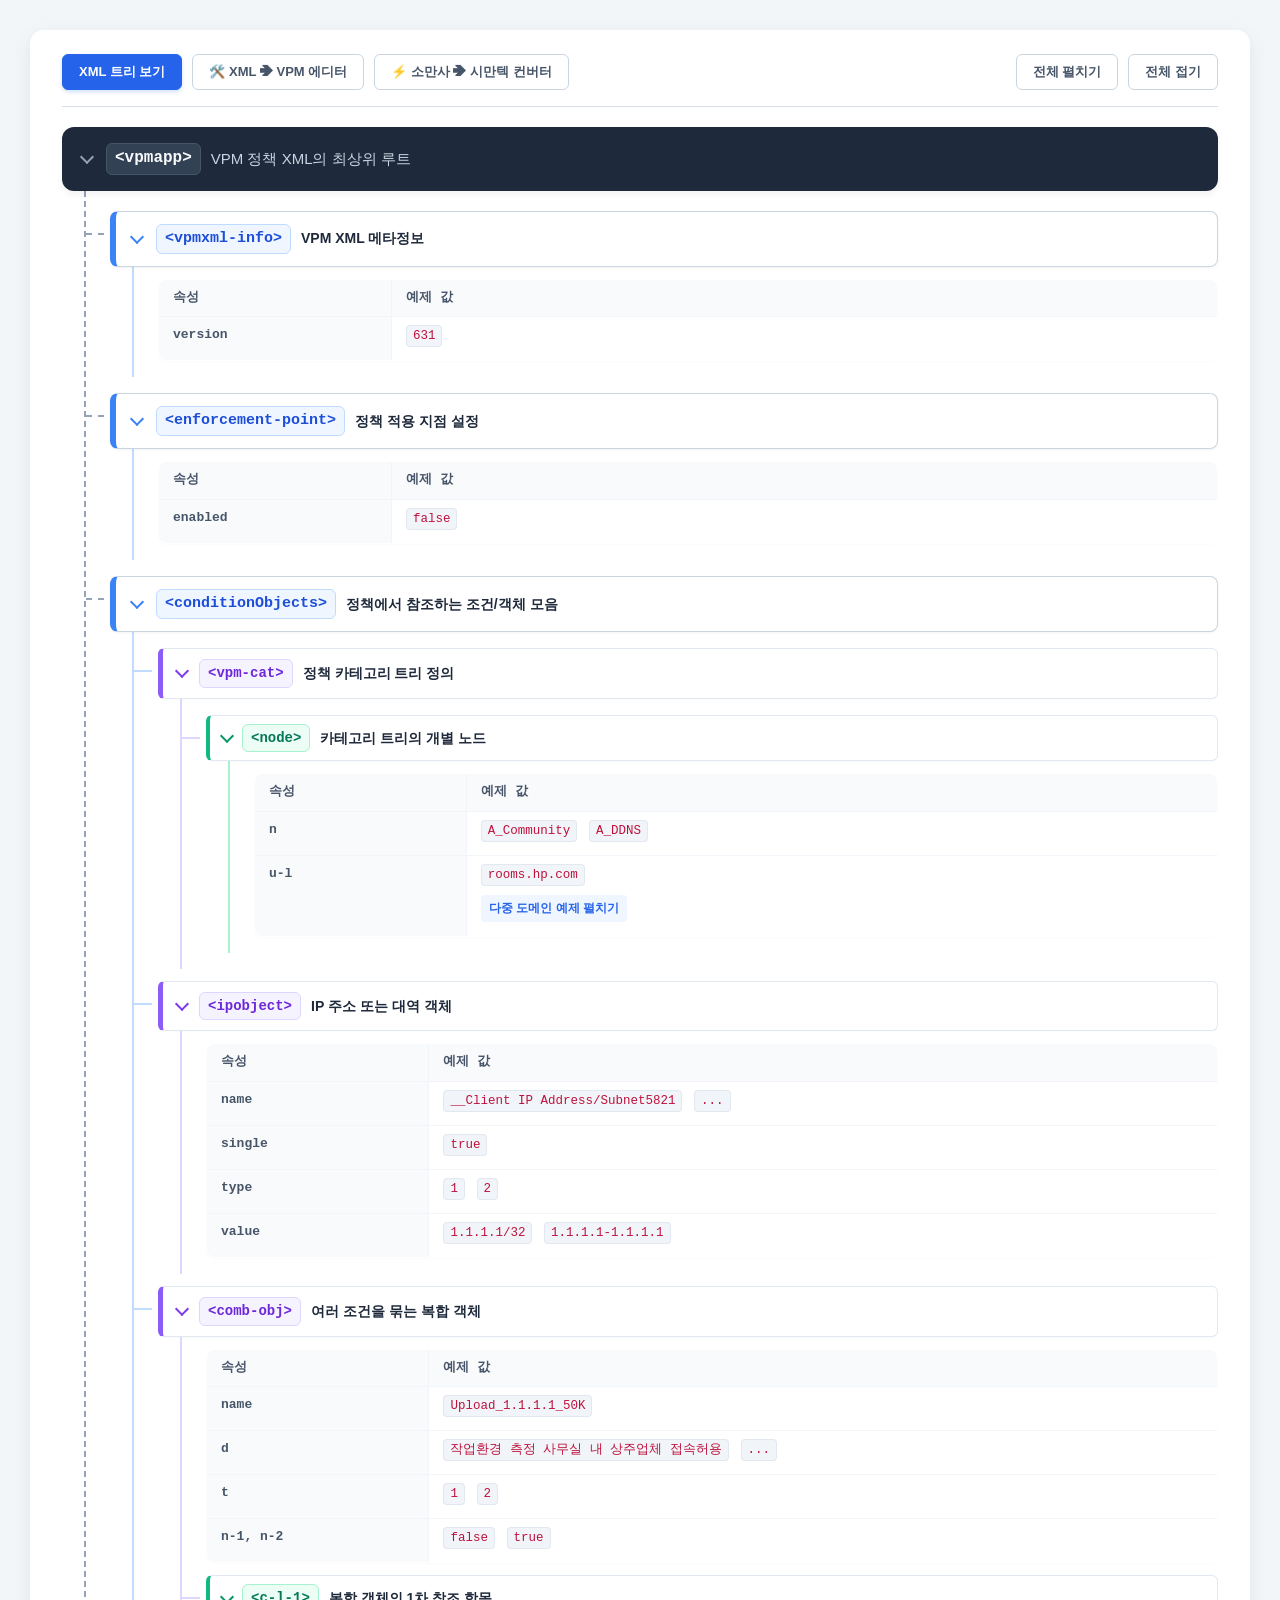
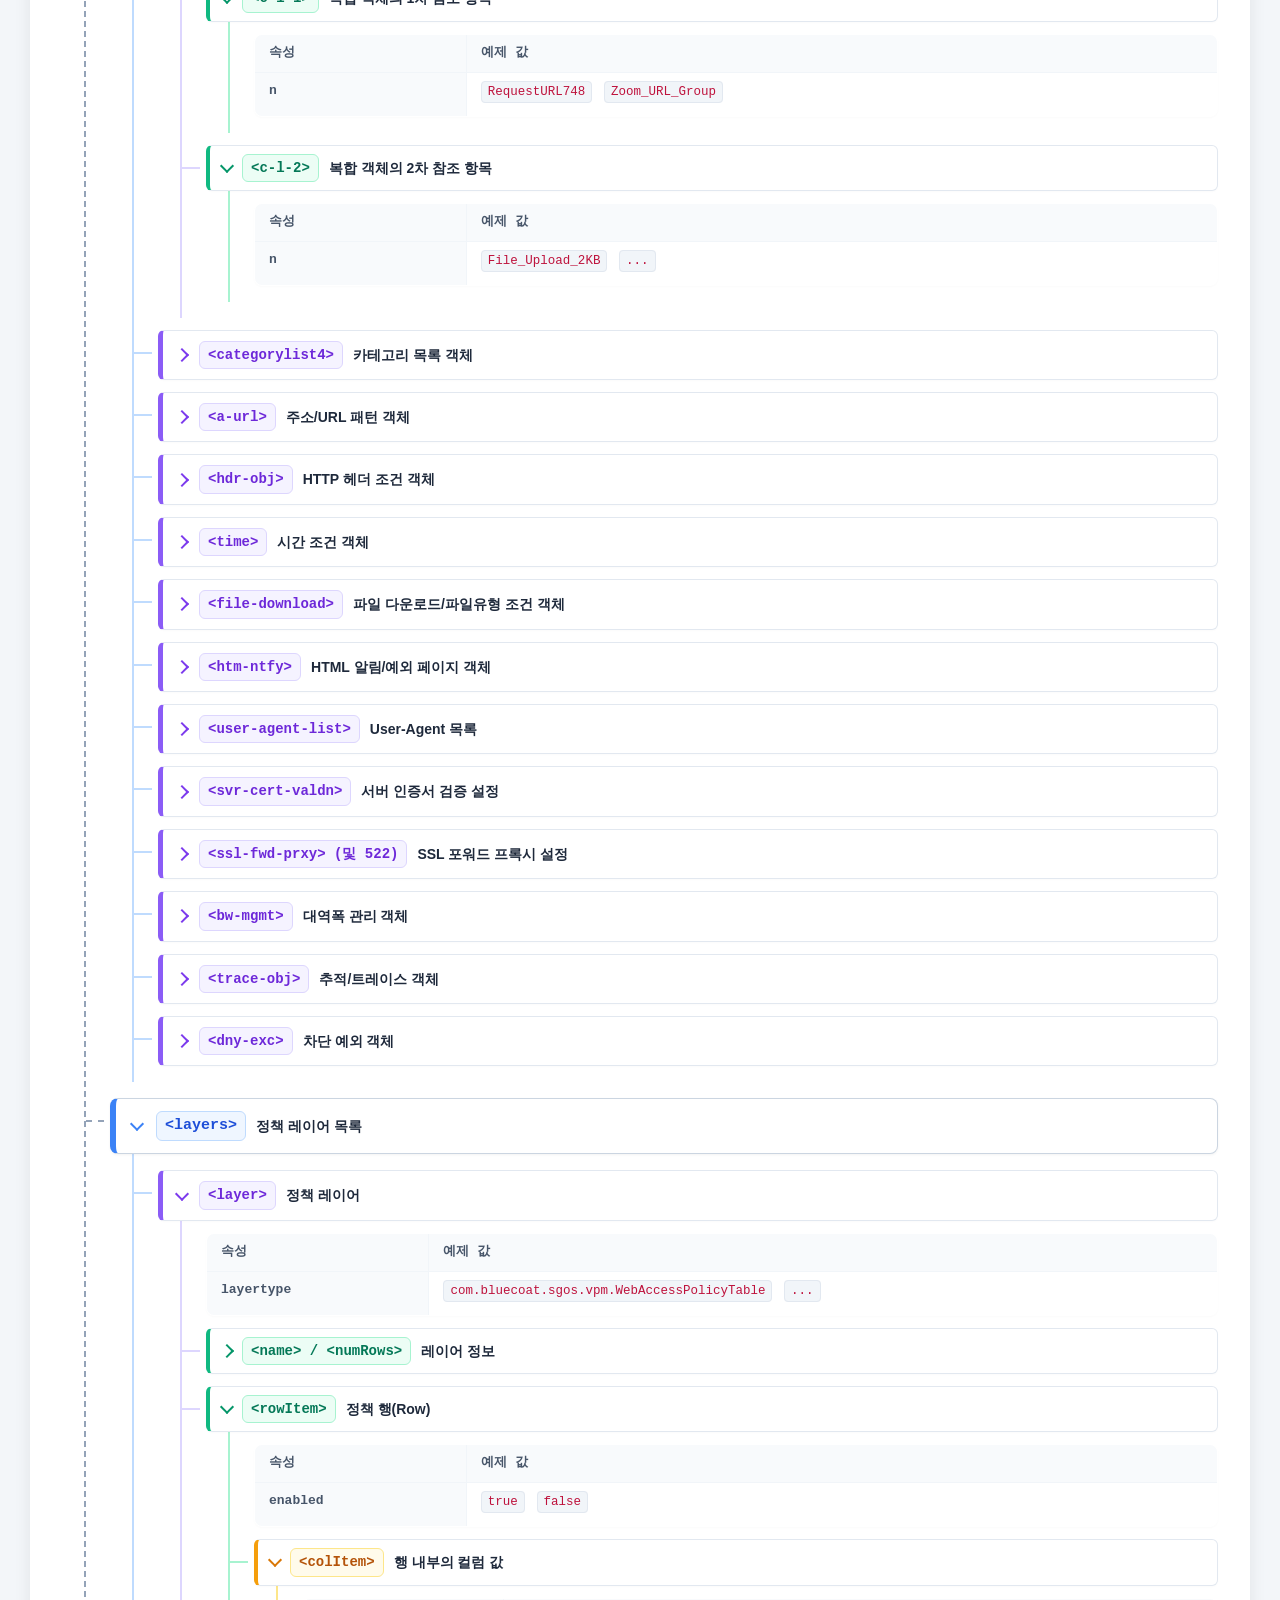
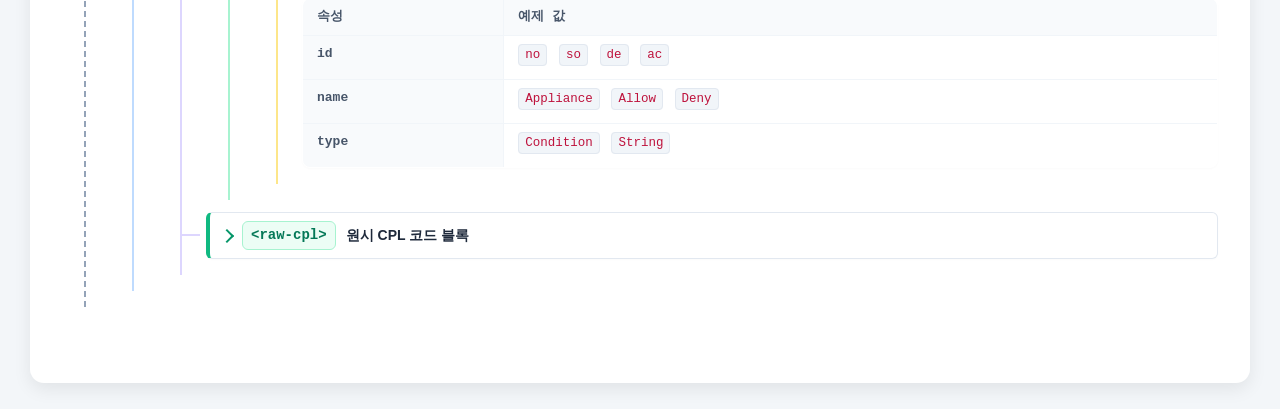
<file: index.html>
<!DOCTYPE html>
<html lang="ko">
<head>
  <link rel="icon" href="data:image/svg+xml,%3Csvg xmlns='http://www.w3.org/2000/svg' viewBox='0 0 100 100'%3E%3Ctext y='.9em' font-size='90'%3E🌠%3C/text%3E%3C/svg%3E">
  <link rel="stylesheet" href="https://etech-symantec.github.io/style.css" />
  <link rel="preconnect" href="https://fonts.googleapis.com">
  <link rel="preconnect" href="https://fonts.gstatic.com" crossorigin>
  <link href="https://fonts.googleapis.com/css2?family=Do+Hyeon&display=swap" rel="stylesheet">
  <meta charset="UTF-8">
  <meta name="viewport" content="width=device-width, initial-scale=1.0">
  <title>ProxySG 정책 XML & Converter</title>
<style>
  :root {
    --bg: #f3f6f9;
    --panel: #ffffff;
    --line: #d8dee8;
    --text: #1e293b;
    --muted: #64748b;
    --accent: #2563eb;
    --accent-hover: #1d4ed8;
    --shadow-sm: 0 1px 3px rgba(0,0,0,0.05);
    --shadow-md: 0 4px 6px rgba(0,0,0,0.05);
  }

  .container {
    background: #fff; border-radius: 14px; box-shadow: 0 6px 18px rgba(0,0,0,0.08);
    margin: 30px; padding: 24px 32px; /* 상하 패딩 약간 축소 */
  }
  * { box-sizing: border-box; }
  body {
    margin: 0;
    font-family: -apple-system, BlinkMacSystemFont, "Segoe UI", "Malgun Gothic", sans-serif;
    background: var(--bg);
    color: var(--text);
    line-height: 1.6;
  }
  
  /* =========================================
     [신규] Top Bar UI (버튼 통합 행)
     ========================================= */
  .top-bar {
    display: flex;
    justify-content: space-between;
    align-items: center;
    padding-bottom: 16px;
    margin-bottom: 20px;
    border-bottom: 1px solid var(--line);
    flex-wrap: wrap;
    gap: 10px;
  }
  .top-bar .left-btns, .top-bar .right-btns {
    display: flex;
    gap: 10px;
  }
  .top-bar button {
    background: #ffffff; color: #475569; border: 1px solid #cbd5e1;
    border-radius: 6px; padding: 8px 16px; font-size: 13px; font-weight: 600;
    cursor: pointer; transition: all 0.2s; display: flex; align-items: center; justify-content: center;
  }
  .top-bar button:hover { background: #f1f5f9; color: #0f172a; }
  
  .top-bar button.primary-btn {
    background: var(--accent); color: #ffffff; border: 1px solid var(--accent);
    box-shadow: 0 2px 4px rgba(37, 99, 235, 0.2);
  }
  .top-bar button.primary-btn:hover { background: var(--accent-hover); }

  /* Tree Container */
  .tree-panel { background: transparent; padding-bottom: 40px; }
  .tree-root > details { margin-top: 0; }
  details.tree-node { margin: 12px 0; }

  /* 공통 Summary 설정 */
  details.tree-node > summary {
    list-style: none; cursor: pointer; position: relative;
    display: flex; gap: 10px; flex-wrap: wrap; align-items: center;
    transition: all 0.2s ease; z-index: 2;
  }
  details.tree-node > summary::-webkit-details-marker { display: none; }
  
  /* 펼침/접기 화살표 */
  details.tree-node > summary::before {
    content: ""; position: absolute; top: 50%;
    width: 8px; height: 8px; border-right: 2.5px solid; border-bottom: 2.5px solid;
    transform: translateY(-50%) rotate(-45deg); transition: transform 0.2s ease;
  }
  details.tree-node[open] > summary::before { transform: translateY(-70%) rotate(45deg); }

  /* 1. 최상위 대항목 (Depth 0) */
  details.depth-0 > summary {
    background: #1e293b; color: #f8fafc; border-radius: 12px;
    padding: 16px 20px 16px 44px; box-shadow: var(--shadow-md);
  }
  details.depth-0 > summary::before { left: 20px; border-color: #94a3b8; }
  details.depth-0 > summary .tag { background: #334155; color: #f8fafc; border: 1px solid #475569; font-size: 16px; }
  details.depth-0 > summary .desc { color: #cbd5e1; font-size: 15px; font-weight: 400; }

  /* 2. 주요 대항목 (Depth 1) */
  details.depth-1 > summary {
    background: #ffffff; border: 1px solid #cbd5e1; border-left: 6px solid #3b82f6;
    border-radius: 8px; padding: 12px 16px 12px 40px; box-shadow: var(--shadow-sm); margin-top: 16px;
  }
  details.depth-1 > summary:hover { background: #eff6ff; }
  details.depth-1 > summary::before { left: 16px; border-color: #3b82f6; }
  details.depth-1 > summary .tag { background: #eff6ff; color: #1d4ed8; border: 1px solid #bfdbfe; font-size: 15px; }

  /* 3. 세부항목 1단계 (Depth 2) */
  details.depth-2 > summary {
    background: #ffffff; border: 1px solid #e2e8f0; border-left: 5px solid #8b5cf6;
    border-radius: 6px; padding: 10px 14px 10px 36px; margin-top: 8px; box-shadow: 0 1px 2px rgba(0,0,0,0.02);
  }
  details.depth-2 > summary:hover { background: #f5f3ff; }
  details.depth-2 > summary::before { left: 14px; border-color: #7c3aed; }
  details.depth-2 > summary .tag { background: #f5f3ff; color: #6d28d9; border: 1px solid #ddd6fe; }

  /* 4. 세부항목 2단계 (Depth 3) */
  details.depth-3 > summary {
    background: #ffffff; border: 1px solid #e2e8f0; border-left: 4px solid #10b981;
    border-radius: 6px; padding: 8px 12px 8px 32px; margin-top: 6px; box-shadow: 0 1px 2px rgba(0,0,0,0.02);
  }
  details.depth-3 > summary:hover { background: #ecfdf5; }
  details.depth-3 > summary::before { left: 12px; border-color: #059669; }
  details.depth-3 > summary .tag { background: #ecfdf5; color: #047857; border: 1px solid #a7f3d0; }

  /* 5. 세부항목 3단계 (Depth 4) */
  details.depth-4 > summary {
    background: #ffffff; border: 1px solid #e2e8f0; border-left: 4px solid #f59e0b;
    border-radius: 6px; padding: 8px 12px 8px 32px; margin-top: 6px; box-shadow: 0 1px 2px rgba(0,0,0,0.02);
  }
  details.depth-4 > summary:hover { background: #fffbeb; }
  details.depth-4 > summary::before { left: 12px; border-color: #d97706; }
  details.depth-4 > summary .tag { background: #fffbeb; color: #b45309; border: 1px solid #fde68a; }

  /* ========================================= */

  .tag { font-family: Consolas, Menlo, monospace; font-size: 14px; padding: 2px 8px; border-radius: 6px; font-weight: 700; }
  .desc { font-weight: 600; font-size: 14px; }

  /* 계층 구조 가이드라인 (트리 선) */
  .node-body { 
    margin-left: 22px; 
    padding-left: 24px; 
    border-left: 2px solid #e2e8f0; 
    padding-top: 4px; 
    padding-bottom: 4px; 
  }
  
  .depth-0 > .node-body { border-left: 2px dashed #94a3b8; } 
  .depth-1 > .node-body { border-left: 2px solid #bfdbfe; } 
  .depth-2 > .node-body { border-left: 2px solid #ddd6fe; } 
  .depth-3 > .node-body { border-left: 2px solid #a7f3d0; } 
  .depth-4 > .node-body { border-left: 2px solid #fde68a; } 
  
  .node-body > ul { list-style: none; margin: 0; padding: 0; }
  .node-body > ul > li { position: relative; margin-top: 6px; margin-bottom: 6px; }
  
  /* 가로 연결선 (ㄱ자 모양 형성) */
  .node-body > ul > li::before {
    content: ""; position: absolute; left: -24px; top: 22px; width: 18px;
    border-top: 2px solid #e2e8f0; z-index: 1;
  }
  .depth-0 > .node-body > ul > li::before { border-top: 2px dashed #94a3b8; }
  .depth-1 > .node-body > ul > li::before { border-top: 2px solid #bfdbfe; }
  .depth-2 > .node-body > ul > li::before { border-top: 2px solid #ddd6fe; }
  .depth-3 > .node-body > ul > li::before { border-top: 2px solid #a7f3d0; }
  
  /* ========================================= */
  
  /* 속성 테이블 */
  .attr-table {
    width: 100%; border-collapse: collapse; margin: 8px 0 12px; font-size: 13px;
    background: var(--panel); border: 1px solid #e2e8f0; border-radius: 8px; overflow: hidden;
    box-shadow: 0 1px 2px rgba(0,0,0,0.02); position: relative; z-index: 2;
  }
  .attr-table th, .attr-table td { border-bottom: 1px solid #f1f5f9; padding: 8px 14px; vertical-align: top; text-align: left; }
  .attr-table th { width: 22%; color: #475569; background: #f8fafc; font-family: Consolas, Menlo, monospace; font-weight: 700; border-right: 1px solid #f1f5f9;}
  .attr-table td { width: 78%; }

  .eg { display: inline-block; margin: 0 8px 6px 0; }
  .eg code {
    background: #f1f5f9; color: #be123c; border: 1px solid #e2e8f0; border-radius: 4px;
    padding: 3px 6px; font-size: 12.5px; font-family: Consolas, Menlo, monospace; word-break: break-word;
  }

  .eg:has(.value-detail) { display: block; width: 100%; }
  .value-detail { display: block; margin: 4px 0 6px 0; width: 100%; }
  .value-detail summary {
    cursor: pointer; list-style: none; font-size: 12px; color: var(--accent); font-weight: 600;
    display: inline-block; padding: 4px 8px; background: #eff6ff; border-radius: 4px;
  }
  .value-detail summary:hover { background: #dbeafe; }
  .value-detail summary::-webkit-details-marker { display: none; }
  .value-detail pre {
    white-space: pre-wrap; word-break: break-word; margin: 8px 0 0;
    background: #1e293b; color: #e2e8f0; border: 1px solid #0f172a; border-radius: 6px;
    padding: 12px; max-height: 400px; overflow: auto; font-family: Consolas, Menlo, monospace; font-size: 12px;
    width: 90%; 
  }

  .text-ex { margin: 10px 0 12px; padding: 12px 14px; background: #f8fafc; border: 1px solid #e2e8f0; border-radius: 8px; font-size: 13px; display: block; width: 100%; }
  .label { font-weight: 700; color: #475569; margin-right: 8px; font-size: 12px; text-transform: uppercase; }

  @media (max-width: 900px) {
    .attr-table th, .attr-table td { display: block; width: 100%; border-right: none; }
    .attr-table th { padding-bottom: 4px; border-bottom: none; }
    .value-detail pre { width: 100%; } 
  }

  /* =========================================
     컨버터 뷰 (Split UI)
     ========================================= */
  #converter-view {
    display: none; 
    animation: fadeIn 0.3s ease;
  }
  
  @keyframes fadeIn {
    from { opacity: 0; transform: translateY(10px); }
    to { opacity: 1; transform: translateY(0); }
  }

  .split-container {
    display: flex;
    gap: 24px;
    height: calc(100vh - 300px);
    min-height: 500px;
  }

  .panel {
    flex: 1;
    background: var(--panel);
    border: 1px solid var(--line);
    border-radius: 12px;
    display: flex;
    flex-direction: column;
    box-shadow: var(--shadow-md);
    overflow: hidden;
  }

  .panel-header {
    padding: 14px 20px;
    border-bottom: 1px solid var(--line);
    background: #f8fafc;
    display: flex;
    justify-content: space-between;
    align-items: center;
  }

  .panel-header h3 {
    margin: 0;
    font-size: 16px;
    color: #0f172a;
    display: flex;
    align-items: center;
    gap: 8px;
  }

  .badge-somansa { background: #fce7f3; color: #be123c; padding: 2px 8px; border-radius: 4px; font-size: 12px; }
  .badge-symantec { background: #e0e7ff; color: #1d4ed8; padding: 2px 8px; border-radius: 4px; font-size: 12px; }

  .btn-convert {
    background: var(--accent); color: white; border: none;
    padding: 8px 16px; border-radius: 6px; font-weight: bold; font-size: 13px;
    cursor: pointer; display: inline-flex; align-items: center; gap: 6px;
    transition: background 0.2s;
  }
  .btn-convert:hover { background: var(--accent-hover); }

  .btn-copy {
    background: white; color: #475569; border: 1px solid #cbd5e1;
    padding: 8px 16px; border-radius: 6px; font-weight: bold; font-size: 13px;
    cursor: pointer; transition: all 0.2s;
  }
  .btn-copy:hover { background: #f1f5f9; color: #0f172a; }

  .panel-body {
    flex: 1;
    display: flex;
    flex-direction: column;
    padding: 0;
  }

  textarea {
    flex: 1;
    width: 100%;
    border: none;
    resize: none;
    padding: 20px;
    font-family: "Cascadia Code", Consolas, Menlo, monospace;
    font-size: 12px;
    line-height: 1.3;
    color: #334155;
    background: #ffffff;
    outline: none;
    white-space: pre;
    overflow-x: auto;
  }
  
  textarea:focus { background: #fdfdfe; }
  
  #symantec-output { background: #1e293b; color: #e2e8f0; }

  @media (max-width: 1024px) {
    .split-container { flex-direction: column; height: auto; min-height: 0; }
    .panel { height: 500px; }
  }
  
  /* =========================================
     [수정] VPM Editor View 
     ========================================= */
  #vpm-editor-view { display: none; animation: fadeIn 0.3s ease; }
  
  /* 헤더 영역시 깔끔한 밑줄 처리 */
  .editor-header { display: flex; justify-content: space-between; align-items: center; border-bottom: 2px solid var(--line); padding-bottom: 12px; margin-bottom: 16px; }
  h3.editor-title { font-size: 1.2rem; margin: 0; color: #1e293b; font-weight: bold; }
  
  /* 메인 박스 레이아웃 (탭과 완벽하게 이어지도록) */
  .editor-main { display: flex; flex-direction: column; gap: 10px; padding: 16px; border: 1px solid #dee2e6; border-top: none; border-radius: 0 0 8px 8px; background: #ffffff; height: 650px; }
  
  /* 내부 툴바 레이아웃 */
  .editor-toolbar { background-color: #f8f9fa; border: 1px solid #dee2e6; border-radius: 6px; padding: 8px 12px; display: flex; justify-content: space-between; align-items: center; }
  
  .custom-tabs { display: flex; flex-wrap: wrap; padding-left: 0; margin-bottom: 0; list-style: none; border-bottom: 1px solid #dee2e6; }
  .custom-tabs .nav-item { margin-bottom: -1px; }
  .custom-tabs .nav-link { 
      border: 1px solid #dee2e6; border-bottom: none; border-top-left-radius: 6px; border-top-right-radius: 6px; 
      background-color: #f1f5f9; color: #64748b; padding: 8px 16px; font-size: 0.8rem; margin-right: 4px; cursor: pointer; transition: all 0.2s; display: block; text-decoration: none;
  }
  .custom-tabs .nav-link:hover { background-color: #e2e8f0; color: #334155; }
  .custom-tabs .nav-link.active { color: var(--accent); background-color: #fff; border-color: #dee2e6 #dee2e6 #fff; border-top: 3px solid var(--accent); font-weight: bold; z-index: 2; }

  .filter-tabs { display: flex; list-style: none; padding:0; margin:0; flex-wrap: wrap; gap: 6px; }
  .filter-tabs li { margin-bottom: 2px; }
  .filter-tabs .nav-link { border-radius: 20px; padding: 4px 12px; font-size: 0.75rem; color: #475569; background-color: white; border: 1px solid #cbd5e1; cursor: pointer; display: block; text-decoration: none;}
  .filter-tabs .nav-link.active { background-color: #475569; color: white; border-color: #475569; font-weight:bold;}

  /* Policy 테이블 스타일 테두리 구분 강화 */
  .table-wrapper { border: 1px solid #cbd5e1; border-radius: 6px; overflow: auto; flex: 1; }
  .vpm-table { width:100%; border-collapse: collapse; font-size: 0.75rem; margin-bottom: 0; }
  .vpm-table th { background-color: #f8fafc; color: #475569; font-weight: bold; position: sticky; top: 0; z-index: 10; white-space: nowrap; padding: 8px 10px; border: 1px solid #cbd5e1; border-bottom: 2px solid #94a3b8; }
  .vpm-table td { padding: 6px 10px; vertical-align: middle; border: 1px solid #cbd5e1; height: 32px; cursor: pointer; transition: background 0.2s; }

  .disabled-row, .disabled-row > td { background-color: #f8fafc !important; color: #94a3b8 !important; font-style: italic; }
  .vpm-table tbody tr:hover td { background-color: #f1f5f9; }

  /* 클릭 시 나타나는 입력/선택 창 스타일 */
  .inline-input { width: 100%; border: 2px solid var(--accent); font-size: 0.75rem; padding: 4px 6px; border-radius: 4px; outline:none; }
  .inline-select { width: 100%; border: 2px solid var(--accent); font-size: 0.75rem; padding: 4px; border-radius: 4px; outline:none; background:#fff; cursor:pointer; }

  .combined-layout { display: flex; height: 100%; border: 1px solid #dee2e6; border-radius: 6px; overflow: hidden; }
  .combined-list-area { width: 30%; border-right: 1px solid #dee2e6; display: flex; flex-direction: column; background-color: #f8f9fa; }
  .combined-list-scroll { flex: 1; overflow-y: auto; }
  .combined-detail { width: 70%; padding: 16px; overflow-y: auto; background-color: #fff; }
  
  .list-group-item { cursor: pointer; font-size: 0.8rem; padding: 8px 12px; border-bottom:1px solid #e2e8f0; display:flex; justify-content:space-between; color: #334155;}
  .list-group-item:hover { background-color: #e2e8f0; }
  .list-group-item.active { background-color: #eff6ff !important; color: var(--accent) !important; border-left: 3px solid var(--accent) !important; font-weight:bold;}
  .member-card { border: 1px solid #e2e8f0; border-radius: 6px; padding: 6px 10px; margin-bottom: 6px; display: flex; justify-content: space-between; align-items: center; background-color: white; font-size: 0.8rem; }
  .badge-type { font-size: 0.7em; min-width: 50px; display: inline-block; text-align: center; padding: 3px 6px; border-radius:4px;}
  .cpl-editor { width: 100%; height: 100%; background-color: #1e293b; color: #f8f8f2; border: none; resize: none; outline: none; padding: 12px; font-family: Consolas, monospace; font-size: 0.8rem; border-radius: 6px; }
  .inline-input { width: 100%; border: 2px solid var(--accent); font-size: 0.75rem; padding: 2px 6px; border-radius: 4px; outline:none; }
  
  .context-menu { display: none; position: absolute; z-index: 2000; background-color: white; border: 1px solid #cbd5e1; box-shadow: 0 4px 6px rgba(0,0,0,0.1); border-radius: 6px; min-width: 150px; font-size: 0.8rem; overflow: hidden; }
  .context-menu-item { padding: 8px 14px; cursor: pointer; border-bottom: 1px solid #f1f5f9; color: #334155; }
  .context-menu-item:hover { background-color: #f1f5f9; color: var(--accent); }
  
  /* =========================================
     [수정] 객체 타입별 통합 뱃지 컬러
     ========================================= */
  .badge-primary   { background-color: #2563eb !important; color: #ffffff !important; }  /* URL List 등 */
  .badge-success   { background-color: #10b981 !important; color: #ffffff !important; }  /* IP 등 */
  .badge-info      { background-color: #0ea5e9 !important; color: #ffffff !important; }  /* URL 패턴 등 */
  .badge-warning   { background-color: #f59e0b !important; color: #ffffff !important; }  /* 예외/알림 등 */
  .badge-danger    { background-color: #ef4444 !important; color: #ffffff !important; }  /* SSL/보안 등 */
  .badge-dark      { background-color: #334155 !important; color: #ffffff !important; }  /* Combined 그룹 */
  .badge-secondary { background-color: #94a3b8 !important; color: #ffffff !important; }  /* 기타 모든 속성 */
  
  /* Pagination */
  .pagination { display: flex; list-style: none; padding: 0; margin: 0; gap: 4px;}
  .page-item .page-link { border: 1px solid #cbd5e1; padding: 4px 10px; cursor: pointer; background:white; font-size: 0.75rem; border-radius:4px; color: #475569;}
  .page-item.active .page-link { background: var(--accent); color: white; border-color: var(--accent); }
  .page-item.disabled .page-link { background: #f8f9fa; color: #94a3b8; cursor: not-allowed; border-color: #e2e8f0; }

  /* Modal */
  .modal { display: none; position: fixed; top: 0; left: 0; width: 100%; height: 100%; background-color: rgba(0,0,0,0.4); z-index: 1050; }
  .modal.show { display: block; }
  .modal-dialog { position: relative; margin: 4rem auto; max-width: 450px; background: white; border-radius: 8px; box-shadow: 0 10px 15px rgba(0,0,0,0.1); overflow: hidden; }
  .modal-dialog.modal-lg { max-width: 700px; }
  .modal-content { padding: 0; }
  .modal-header { display: flex; justify-content: space-between; align-items: center; border-bottom: 1px solid #dee2e6; padding: 14px 20px; background: #f8fafc; }
  .modal-body { padding: 20px; }
  .btn-close { background: transparent; border: 0; font-size: 1.2rem; cursor: pointer; color: #64748b; font-weight: bold; }
  .btn-close:hover { color: #0f172a; }
  
  /* =========================================
     [수정] 드래그 앤 드롭 존 스타일
     ========================================= */
  .compact-drop-zone {
    position: relative;
    display: flex;
    align-items: center;
    gap: 8px;
    border: 2px dashed #cbd5e1;
    border-radius: 8px;
    padding: 6px 16px;
    background-color: #f8fafc;
    color: #64748b;
    font-size: 0.8rem;
    cursor: pointer;
    transition: all 0.2s ease;
    min-width: 250px;
    justify-content: center;
  }
  .compact-drop-zone:hover, .compact-drop-zone.dragover {
    border-color: var(--accent);
    background-color: #eff6ff;
    color: var(--accent);
  }
  .compact-drop-zone .drop-icon { font-size: 1.1rem; }
  .hidden-file-input {
    position: absolute;
    top: 0; left: 0; width: 100%; height: 100%;
    opacity: 0; cursor: pointer;
  }

  /* 특수 키워드 전용 뱃지 스타일 */
  .badge-any { background-color: #ffffff !important; color: #64748b !important; border: 1px solid #cbd5e1 !important; }
  .badge-none { background-color: #f8fafc !important; color: #94a3b8 !important; border: 1px dashed #cbd5e1 !important; }
  .badge-target-app { background-color: #6366f1 !important; color: #ffffff !important; } /* Appliance - 남색 */
  .badge-target-wss { background-color: #0ea5e9 !important; color: #ffffff !important; } /* WSS - 하늘색 */
  .badge-target-uni { background-color: #8b5cf6 !important; color: #ffffff !important; } /* Universal - 보라색 */
</style>
</head>
<body>
  <script>
    window.pageTitle = "ProxySG 정책 XML";
    window.pageVersion = "ver.2026.3.9.01";
  </script> 
  <script src="https://etech-symantec.github.io/header.js"></script>

  <div class="container">
    
    <div class="top-bar">
      <div class="left-btns">
        <button id="btn-show-tree" class="primary-btn" onclick="switchView('tree')">XML 트리 보기</button>
        <button id="btn-show-editor" onclick="switchView('editor')">🛠️ XML ➔ VPM 에디터</button>
        <button id="btn-show-converter" onclick="switchView('converter')">⚡ 소만사 ➔ 시만텍 컨버터</button>
      </div>
      <div class="right-btns" id="tree-controls">
        <button onclick="setAll(true)">전체 펼치기</button>
        <button onclick="setAll(false)">전체 접기</button>
      </div>
    </div>

    <section id="tree-view" class="tree-panel">
      <div class="tree-root">
        
        <details class="tree-node depth-0" id="vpmapp" open="">
          <summary>
            <span class="tag">&lt;vpmapp&gt;</span>
            <span class="desc">VPM 정책 XML의 최상위 루트</span>
          </summary>
          <div class="node-body">
            <ul>
                
        <li>
        <details class="tree-node depth-1" id="vpmapp-vpmxml-info" open="">
          <summary>
            <span class="tag">&lt;vpmxml-info&gt;</span>
            <span class="desc">VPM XML 메타정보</span>
          </summary>
          <div class="node-body">
            <table class="attr-table"><thead><tr><th>속성</th><th>예제 값</th></tr></thead><tbody><tr><th>version</th><td><span class="eg"><code>631</code></span></td></tr></tbody></table>
          </div>
        </details>
        </li>
        
        <li>
        <details class="tree-node depth-1" id="vpmapp-enforcement-point" open="">
          <summary>
            <span class="tag">&lt;enforcement-point&gt;</span>
            <span class="desc">정책 적용 지점 설정</span>
          </summary>
          <div class="node-body">
            <table class="attr-table"><thead><tr><th>속성</th><th>예제 값</th></tr></thead><tbody><tr><th>enabled</th><td><span class="eg"><code>false</code></span></td></tr></tbody></table>
          </div>
        </details>
        </li>
        
        <li>
        <details class="tree-node depth-1" id="vpmapp-conditionObjects" open="">
          <summary>
            <span class="tag">&lt;conditionObjects&gt;</span>
            <span class="desc">정책에서 참조하는 조건/객체 모음</span>
          </summary>
          <div class="node-body">
            <ul>
                
        <li>
        <details class="tree-node depth-2" id="vpmapp-conditionObjects-vpm-cat" open="">
          <summary>
            <span class="tag">&lt;vpm-cat&gt;</span>
            <span class="desc">정책 카테고리 트리 정의</span>
          </summary>
          <div class="node-body">
            <ul><li>
        <details class="tree-node depth-3" id="vpmapp-conditionObjects-vpm-cat-node" open="">
          <summary>
            <span class="tag">&lt;node&gt;</span>
            <span class="desc">카테고리 트리의 개별 노드</span>
          </summary>
          <div class="node-body">
            <table class="attr-table"><thead><tr><th>속성</th><th>예제 값</th></tr></thead>
            <tbody>
              <tr><th>n</th><td><span class="eg"><code>A_Community</code></span> <span class="eg"><code>A_DDNS</code></span></td></tr>
              <tr><th>u-l</th><td>
                <span class="eg"><code>rooms.hp.com</code></span> 
                <span class="eg"><details class="value-detail"><summary>다중 도메인 예제 펼치기</summary><pre>twitter.com
twtkr.com
yagg.kr
... (수십 개 도메인 생략) ...
userstory.net</pre></details></span>
              </td></tr>
            </tbody></table>
          </div>
        </details>
        </li></ul>
          </div>
        </details>
        </li>
        
        <li>
        <details class="tree-node depth-2" id="vpmapp-conditionObjects-ipobject" open="">
          <summary>
            <span class="tag">&lt;ipobject&gt;</span>
            <span class="desc">IP 주소 또는 대역 객체</span>
          </summary>
          <div class="node-body">
            <table class="attr-table"><thead><tr><th>속성</th><th>예제 값</th></tr></thead><tbody>
              <tr><th>name</th><td><span class="eg"><code>__Client IP Address/Subnet5821</code></span> <span class="eg"><code>...</code></span></td></tr>
              <tr><th>single</th><td><span class="eg"><code>true</code></span></td></tr>
              <tr><th>type</th><td><span class="eg"><code>1</code></span> <span class="eg"><code>2</code></span></td></tr>
              <tr><th>value</th><td><span class="eg"><code>1.1.1.1/32</code></span> <span class="eg"><code>1.1.1.1-1.1.1.1</code></span></td></tr>
            </tbody></table>
          </div>
        </details>
        </li>
        
        <li>
        <details class="tree-node depth-2" id="vpmapp-conditionObjects-comb-obj" open="">
          <summary>
            <span class="tag">&lt;comb-obj&gt;</span>
            <span class="desc">여러 조건을 묶는 복합 객체</span>
          </summary>
          <div class="node-body">
            <table class="attr-table"><thead><tr><th>속성</th><th>예제 값</th></tr></thead><tbody>
              <tr><th>name</th><td><span class="eg"><code>Upload_1.1.1.1_50K</code></span></td></tr>
              <tr><th>d</th><td><span class="eg"><code>작업환경 측정 사무실 내 상주업체 접속허용</code></span> <span class="eg"><code>...</code></span></td></tr>
              <tr><th>t</th><td><span class="eg"><code>1</code></span> <span class="eg"><code>2</code></span></td></tr>
              <tr><th>n-1, n-2</th><td><span class="eg"><code>false</code></span> <span class="eg"><code>true</code></span></td></tr>
            </tbody></table>
            <ul><li>
        <details class="tree-node depth-3" id="vpmapp-conditionObjects-comb-obj-c-l-1" open="">
          <summary>
            <span class="tag">&lt;c-l-1&gt;</span>
            <span class="desc">복합 객체의 1차 참조 항목</span>
          </summary>
          <div class="node-body">
            <table class="attr-table"><thead><tr><th>속성</th><th>예제 값</th></tr></thead><tbody><tr><th>n</th><td><span class="eg"><code>RequestURL748</code></span> <span class="eg"><code>Zoom_URL_Group</code></span></td></tr></tbody></table>
          </div>
        </details>
        </li><li>
        <details class="tree-node depth-3" id="vpmapp-conditionObjects-comb-obj-c-l-2" open="">
          <summary>
            <span class="tag">&lt;c-l-2&gt;</span>
            <span class="desc">복합 객체의 2차 참조 항목</span>
          </summary>
          <div class="node-body">
            <table class="attr-table"><thead><tr><th>속성</th><th>예제 값</th></tr></thead><tbody><tr><th>n</th><td><span class="eg"><code>File_Upload_2KB</code></span> <span class="eg"><code>...</code></span></td></tr></tbody></table>
          </div>
        </details>
        </li></ul>
          </div>
        </details>
        </li>
        
        <li>
        <details class="tree-node depth-2" id="vpmapp-conditionObjects-categorylist4">
          <summary>
            <span class="tag">&lt;categorylist4&gt;</span>
            <span class="desc">카테고리 목록 객체</span>
          </summary>
          <div class="node-body">
            <table class="attr-table"><thead><tr><th>속성</th><th>예제 값</th></tr></thead><tbody><tr><th>name</th><td><span class="eg"><code>GFKRT</code></span> <span class="eg"><code>Image Site</code></span></td></tr><tr><th>typ</th><td><span class="eg"><code>r</code></span></td></tr></tbody></table>
            <ul><li>
        <details class="tree-node depth-3" id="vpmapp-conditionObjects-categorylist4-sel">
          <summary>
            <span class="tag">&lt;sel&gt;</span>
            <span class="desc">선택된 카테고리 집합</span>
          </summary>
          <div class="node-body">
            <ul><li>
        <details class="tree-node depth-4" id="vpmapp-conditionObjects-categorylist4-sel-i">
          <summary>
            <span class="tag">&lt;i&gt;</span>
            <span class="desc">선택된 개별 항목 값</span>
          </summary>
          <div class="node-body">
            <div class="text-ex"><span class="label">텍스트 예시</span> <span class="eg"><code>rsup_maxigent</code></span> <span class="eg"><code>MS_Update_site</code></span></div>
          </div>
        </details>
        </li><li>
        <details class="tree-node depth-4" id="vpmapp-conditionObjects-categorylist4-sel-ai">
          <summary>
            <span class="tag">&lt;ai&gt;</span>
            <span class="desc">선택된 카테고리 그룹/별칭</span>
          </summary>
          <div class="node-body">
            <table class="attr-table"><thead><tr><th>속성</th><th>예제 값</th></tr></thead><tbody><tr><th>a</th><td><span class="eg"><code>cb57</code></span></td></tr><tr><th>n</th><td><span class="eg"><code>Remote Access</code></span></td></tr></tbody></table>
          </div>
        </details>
        </li></ul>
          </div>
        </details>
        </li></ul>
          </div>
        </details>
        </li>
        
        <li>
        <details class="tree-node depth-2" id="vpmapp-conditionObjects-a-url">
          <summary>
            <span class="tag">&lt;a-url&gt;</span>
            <span class="desc">주소/URL 패턴 객체</span>
          </summary>
          <div class="node-body">
            <table class="attr-table"><thead><tr><th>속성</th><th>예제 값</th></tr></thead><tbody>
              <tr><th>d</th><td><span class="eg"><code>1.1.1.1</code></span> <span class="eg"><code>nr-data.net</code></span></td></tr>
              <tr><th>h (h-t)</th><td><span class="eg"><code>chat.openai.com</code> (<code>exact-phrase</code>)</span></td></tr>
              <tr><th>p (p-t)</th><td><span class="eg"><code>/upload</code> (<code>contains</code>)</span></td></tr>
              <tr><th>r</th><td><span class="eg"><code>write.php</code></span></td></tr>
              <tr><th>s</th><td><span class="eg"><code>https</code></span></td></tr>
            </tbody></table>
          </div>
        </details>
        </li>
        
        <li>
        <details class="tree-node depth-2" id="vpmapp-conditionObjects-hdr-obj">
          <summary>
            <span class="tag">&lt;hdr-obj&gt;</span>
            <span class="desc">HTTP 헤더 조건 객체</span>
          </summary>
          <div class="node-body">
            <table class="attr-table"><thead><tr><th>속성</th><th>예제 값</th></tr></thead><tbody>
              <tr><th>h</th><td><span class="eg"><code>Content-Length</code></span> <span class="eg"><code>User-Agent</code></span></td></tr>
              <tr><th>v</th><td><span class="eg"><code>\b([0-9]{1,4}|[1-4][0-9]{4}|50000)\b</code></span> <span class="eg"><code>...</code></span></td></tr>
            </tbody></table>
          </div>
        </details>
        </li>
        
        <li>
        <details class="tree-node depth-2" id="vpmapp-conditionObjects-time">
          <summary>
            <span class="tag">&lt;time&gt;</span>
            <span class="desc">시간 조건 객체</span>
          </summary>
          <div class="node-body">
            <table class="attr-table"><thead><tr><th>속성</th><th>예제 값</th></tr></thead><tbody>
              <tr><th>absoluterange</th><td><span class="eg"><code>2024-11-08..2024-11-08</code></span></td></tr>
              <tr><th>time</th><td><span class="eg"><code>0000..2359</code></span> <span class="eg"><code>1300..1740</code></span></td></tr>
            </tbody></table>
          </div>
        </details>
        </li>
        
        <li>
        <details class="tree-node depth-2" id="vpmapp-conditionObjects-file-download">
          <summary>
            <span class="tag">&lt;file-download&gt;</span>
            <span class="desc">파일 다운로드/파일유형 조건 객체</span>
          </summary>
          <div class="node-body">
            <table class="attr-table"><thead><tr><th>속성</th><th>예제 값</th></tr></thead><tbody><tr><th>name</th><td><span class="eg"><code>Compress_MIME_Type</code></span></td></tr></tbody></table>
            <ul><li>
        <details class="tree-node depth-3">
          <summary>
            <span class="tag">&lt;file-type-info&gt;</span>
            <span class="desc">파일 유형 상세 정보</span>
          </summary>
          <div class="node-body">
            <table class="attr-table"><thead><tr><th>속성</th><th>예제 값</th></tr></thead><tbody>
              <tr><th>file-extension</th><td><span class="eg"><code>application/x-compress</code></span></td></tr>
              <tr><th>use-file-extension</th><td><span class="eg"><code>true</code></span> <span class="eg"><code>false</code></span></td></tr>
            </tbody></table>
          </div>
        </details>
        </li></ul>
          </div>
        </details>
        </li>
        
        <li>
        <details class="tree-node depth-2" id="vpmapp-conditionObjects-htm-ntfy">
          <summary>
            <span class="tag">&lt;htm-ntfy&gt;</span>
            <span class="desc">HTML 알림/예외 페이지 객체</span>
          </summary>
          <div class="node-body">
            <table class="attr-table"><thead><tr><th>속성</th><th>예제 값</th></tr></thead><tbody>
              <tr><th>name</th><td><span class="eg"><code>SDC_Notice</code></span> <span class="eg"><code>Translate_Site_Notify</code></span></td></tr>
              <tr><th>h-b</th><td>
                <span class="eg"><details class="value-detail"><summary>HTML 구조 보기</summary><pre>&lt;!DOCTYPE html PUBLIC "-//W3C//DTD XHTML 1.0 Transitional//EN"&gt;
&lt;html xmlns="http://www.w3.org/1999/xhtml"&gt;
&lt;head&gt;
  &lt;title&gt;Secure Data Center Notice&lt;/title&gt;
&lt;/head&gt;
&lt;body&gt;
  ... (HTML 본문 및 스크립트 생략) ...
  &lt;li&gt;&lt;strong&gt;Client : &lt;/strong&gt; $(client.address)&lt;/li&gt;
  &lt;li&gt;&lt;strong&gt;URL : &lt;/strong&gt; $(url)&lt;/li&gt;
&lt;/body&gt;
&lt;/html&gt;</pre></details></span>
              </td></tr>
            </tbody></table>
          </div>
        </details>
        </li>
        
        <li>
        <details class="tree-node depth-2" id="vpmapp-conditionObjects-user-agent-list">
          <summary><span class="tag">&lt;user-agent-list&gt;</span><span class="desc">User-Agent 목록</span></summary>
          <div class="node-body">
            <table class="attr-table"><thead><tr><th>속성</th><th>예제 값</th></tr></thead><tbody><tr><th>name</th><td><span class="eg"><code>IE Agent</code></span> <span class="eg"><code>TEST_Agent</code></span></td></tr></tbody></table>
            <ul><li>
            <details class="tree-node depth-3">
              <summary><span class="tag">&lt;user-agent-item&gt;</span><span class="desc">User-Agent 개별 항목</span></summary>
              <div class="node-body">
                <table class="attr-table"><thead><tr><th>속성</th><th>예제 값</th></tr></thead><tbody>
                  <tr><th>name</th><td><span class="eg"><code>User_Agent</code></span></td></tr>
                  <tr><th>description</th><td><span class="eg"><code>MS Internet Explorer (all)</code></span></td></tr>
                  <tr><th>user-agent-regex</th><td><span class="eg"><code>MS Internet Explorer (all)</code></span></td></tr>
                </tbody></table>
              </div>
            </details>
            </li></ul>
          </div>
        </details>
        </li>

        <li>
        <details class="tree-node depth-2" id="vpmapp-conditionObjects-svr-cert-valdn">
          <summary><span class="tag">&lt;svr-cert-valdn&gt;</span><span class="desc">서버 인증서 검증 설정</span></summary>
          <div class="node-body">
            <table class="attr-table"><thead><tr><th>속성</th><th>예제 값</th></tr></thead><tbody>
              <tr><th>name</th><td><span class="eg"><code>ServerCertValidation</code></span></td></tr>
              <tr><th>vldtn</th><td><span class="eg"><code>true</code></span> <span class="eg"><code>false</code></span></td></tr>
              <tr><th>c-rvk</th><td><span class="eg"><code>false</code></span></td></tr>
              <tr><th>cert-rvc</th><td><span class="eg"><code>no</code></span></td></tr>
              <tr><th>i-exp, i-hm, i-untr-u</th><td><span class="eg"><code>true</code></span></td></tr>
            </tbody></table>
          </div>
        </details>
        </li>

        <li>
        <details class="tree-node depth-2" id="vpmapp-conditionObjects-ssl-fwd-prxy">
          <summary><span class="tag">&lt;ssl-fwd-prxy&gt; (및 522)</span><span class="desc">SSL 포워드 프록시 설정</span></summary>
          <div class="node-body">
            <table class="attr-table"><thead><tr><th>속성</th><th>예제 값</th></tr></thead><tbody>
              <tr><th>name</th><td><span class="eg"><code>EnableHTTPSInterception</code></span></td></tr>
              <tr><th>m</th><td><span class="eg"><code>fwd</code></span> <span class="eg"><code>no</code></span></td></tr>
              <tr><th>k</th><td><span class="eg"><code>Cert_Test</code></span></td></tr>
              <tr><th>on-exc</th><td><span class="eg"><code>false</code></span></td></tr>
              <tr><th>ssl_type</th><td><span class="eg"><code>0</code></span></td></tr>
            </tbody></table>
          </div>
        </details>
        </li>

        <li>
        <details class="tree-node depth-2" id="vpmapp-conditionObjects-bw-mgmt">
          <summary><span class="tag">&lt;bw-mgmt&gt;</span><span class="desc">대역폭 관리 객체</span></summary>
          <div class="node-body">
            <table class="attr-table"><thead><tr><th>속성</th><th>예제 값</th></tr></thead><tbody>
              <tr><th>name</th><td><span class="eg"><code>Adobe_25M_out</code></span> <span class="eg"><code>Heavy_QoS_in</code></span></td></tr>
              <tr><th>bwc</th><td><span class="eg"><code>25M</code></span> <span class="eg"><code>heavy_user</code></span></td></tr>
              <tr><th>cs</th><td><span class="eg"><code>s</code></span></td></tr>
              <tr><th>iob</th><td><span class="eg"><code>o</code></span> <span class="eg"><code>i</code></span></td></tr>
            </tbody></table>
          </div>
        </details>
        </li>

        <li>
        <details class="tree-node depth-2" id="vpmapp-conditionObjects-trace-obj">
          <summary><span class="tag">&lt;trace-obj&gt;</span><span class="desc">추적/트레이스 객체</span></summary>
          <div class="node-body">
            <table class="attr-table"><thead><tr><th>속성</th><th>예제 값</th></tr></thead><tbody>
              <tr><th>name</th><td><span class="eg"><code>CAS_ExceptionPage</code></span> <span class="eg"><code>Trace4</code></span></td></tr>
              <tr><th>f</th><td><span class="eg"><code>test.htm</code></span> <span class="eg"><code>CAS_ExceptionPage.htm</code></span></td></tr>
              <tr><th>rl</th><td><span class="eg"><code>trace-enabled</code></span></td></tr>
            </tbody></table>
          </div>
        </details>
        </li>

        <li>
        <details class="tree-node depth-2" id="vpmapp-conditionObjects-dny-exc">
          <summary><span class="tag">&lt;dny-exc&gt;</span><span class="desc">차단 예외 객체</span></summary>
          <div class="node-body">
            <table class="attr-table"><thead><tr><th>속성</th><th>예제 값</th></tr></thead><tbody>
              <tr><th>name</th><td><span class="eg"><code>SSL_Deny</code></span> <span class="eg"><code>Deny_69</code></span></td></tr>
              <tr><th>e</th><td><span class="eg"><code>https_deny</code></span> <span class="eg"><code>deny_69</code></span></td></tr>
              <tr><th>p</th><td><span class="eg"><code>userdefined</code></span> <span class="eg"><code>builtin</code></span></td></tr>
              <tr><th>a, f</th><td><span class="eg"><code>false</code></span></td></tr>
              <tr><th>m</th><td><span class="eg"><code>Your system policy has denied...</code></span></td></tr>
            </tbody></table>
          </div>
        </details>
        </li>

        </ul>
          </div>
        </details>
        </li>
        
        <li>
        <details class="tree-node depth-1" id="vpmapp-layers" open="">
          <summary>
            <span class="tag">&lt;layers&gt;</span>
            <span class="desc">정책 레이어 목록</span>
          </summary>
          <div class="node-body">
            
            <ul><li>
        <details class="tree-node depth-2" id="vpmapp-layers-layer" open="">
          <summary>
            <span class="tag">&lt;layer&gt;</span>
            <span class="desc">정책 레이어</span>
          </summary>
          <div class="node-body">
            <table class="attr-table"><thead><tr><th>속성</th><th>예제 값</th></tr></thead><tbody>
              <tr><th>layertype</th><td><span class="eg"><code>com.bluecoat.sgos.vpm.WebAccessPolicyTable</code></span> <span class="eg"><code>...</code></span></td></tr>
            </tbody></table>
            <ul><li>
        <details class="tree-node depth-3" id="vpmapp-layers-layer-name">
          <summary>
            <span class="tag">&lt;name&gt; / &lt;numRows&gt;</span>
            <span class="desc">레이어 정보</span>
          </summary>
          <div class="node-body">
            <div class="text-ex"><span class="label">예시</span> <span class="eg"><code>SSL Intercept Layer</code></span> <span class="eg"><code>Rows: 2</code></span></div>
          </div>
        </details>
        </li><li>
        <details class="tree-node depth-3" id="vpmapp-layers-layer-rowItem" open="">
          <summary>
            <span class="tag">&lt;rowItem&gt;</span>
            <span class="desc">정책 행(Row)</span>
          </summary>
          <div class="node-body">
            <table class="attr-table"><thead><tr><th>속성</th><th>예제 값</th></tr></thead><tbody><tr><th>enabled</th><td><span class="eg"><code>true</code></span> <span class="eg"><code>false</code></span></td></tr></tbody></table>
            <ul><li>
        <details class="tree-node depth-4" id="vpmapp-layers-layer-rowItem-colItem" open="">
          <summary>
            <span class="tag">&lt;colItem&gt;</span>
            <span class="desc">행 내부의 컬럼 값</span>
          </summary>
          <div class="node-body">
            <table class="attr-table"><thead><tr><th>속성</th><th>예제 값</th></tr></thead><tbody>
              <tr><th>id</th><td><span class="eg"><code>no</code></span> <span class="eg"><code>so</code></span> <span class="eg"><code>de</code></span> <span class="eg"><code>ac</code></span></td></tr>
              <tr><th>name</th><td><span class="eg"><code>Appliance</code></span> <span class="eg"><code>Allow</code></span> <span class="eg"><code>Deny</code></span></td></tr>
              <tr><th>type</th><td><span class="eg"><code>Condition</code></span> <span class="eg"><code>String</code></span></td></tr>
            </tbody></table>
          </div>
        </details>
        </li></ul>
          </div>
        </details>
        </li><li>
        <details class="tree-node depth-3" id="vpmapp-layers-layer-raw-cpl">
          <summary>
            <span class="tag">&lt;raw-cpl&gt;</span>
            <span class="desc">원시 CPL 코드 블록</span>
          </summary>
          <div class="node-body">
            <div class="text-ex"><span class="label">텍스트 예시</span> 
              <span class="eg"><details class="value-detail"><summary>CPL 코드 보기</summary><pre>&lt;![CDATA[&lt;proxy&gt;
Condition=MSStoreIP authenticate(no) ALLOW
&lt;proxy&gt;
Condition=MSStoreIP detect_protocol(none)

define condition MSStoreIP
client.address=1.1.1.1
end

... (수백 줄의 URL 도메인 정책 생략) ...
url.domain=vendorcard.co.kr detect_protocol(no)
url.domain=customs.go.kr detect_protocol(no)
client.address=1.1.1.1 detect_protocol (no) allow
]]&gt;</pre></details></span>
            </div>
          </div>
        </details>
        </li></ul>
          </div>
        </details>
        </li></ul>
          </div>
        </details>
        </li></ul>
          </div>
        </details>
        
      </div>
    </section>

    <section id="converter-view">
      <div class="split-container">
        
        <div class="panel">
          <div class="panel-header">
            <h3><span class="badge-somansa">Input</span> 소만사 객체/정책 데이터</h3>
            <div style="display:flex; gap:10px;">
              <button class="btn-copy" onclick="downloadScripts()" style="background:#f1f5f9; border-color:#cbd5e1;">📥 스크립트 다운로드</button>
              <button class="btn-convert" onclick="runConversion()">변환 실행 ➔</button>
            </div>
          </div>
          <div class="panel-body">
            <textarea id="somansa-input" class="converter-textarea" placeholder="여기에 소만사 데이터를 입력하세요.

[객체 예시 - 다중 URL]
<NetAPP>
define NetAppcategory &quot;이름&quot;
  url1
  url2
end NetAppcategory &quot;이름&quot;
<NetAPP/>

[객체 예시 - 단일 URL/URI]
<userdefinedurl>
define webcategory &quot;단일이름&quot;
  test.com/path
end webcategory &quot;단일이름&quot;
</userdefinedurl>

[객체 예시 - IP]
<Target>
define Target &quot;이름&quot;
  1.1.1.1 all
  2.2.2.2 all
end Target &quot;이름&quot;
<Target/>

[정책 예시 - TLS]
<TLS-Policy>
define Policy &quot;TLS이름&quot;
  policy
    name=TLS이름 prioirty=1 activated=사용 desc=설명
  policy/
  rule
    address direction=inbound
    adress name=1.1.1.1
  rule/
end policy &quot;TLS이름&quot;
<TLS-Policy/>

[정책 예시 - HTTP]
<HTTP-Policy>
define Policy &quot;HTTP이름&quot;
  policy
    name=HTTP이름 prioirty=2 activated=사용 desc=HTTP설명
  policy/
  rule
    http-type=request
    address direction=outbound
      adress name=2.2.2.2
    userDefinedCategory name=카테고리이름
    web-category-id value=신규카테고리
      webUrlList: url1, url2
  rule/
  actions
    action value=차단
    block-message value=차단안내페이지
  actions/
end policy &quot;HTTP이름&quot;
<HTTP-Policy/>"></textarea>
          </div>
        </div>

        <div class="panel">
          <div class="panel-header">
            <h3><span class="badge-symantec">Output</span> 변환 결과</h3>
            <div style="display:flex; gap:10px;">
              <select id="outputType" style="font-size:12px; padding:4px; border-radius:4px; border:1px solid #cbd5e1; outline:none;" onchange="toggleOutputView()">
                  <option value="xml">시만텍 VPM XML</option>
                  <option value="exception">Exception Page (HTML)</option>
              </select>
              <button class="btn-copy" onclick="copyToClipboard()">📄 복사하기</button>
            </div>
          </div>
          <div class="panel-body" style="position: relative;">
            <textarea id="symantec-output" class="converter-textarea" readonly placeholder="변환된 시만텍 기준의 XML 코드가 생성됩니다."></textarea>
            <textarea id="exception-output" class="converter-textarea" readonly placeholder="Block-message (Exception Page) HTML 코드가 이곳에 추출됩니다." style="display:none; background:#f8fafc; color:#334155;"></textarea>
          </div>
        </div>

      </div>
    </section>
    
    <section id="vpm-editor-view">
        <div style="display: flex; justify-content: space-between; align-items: flex-end; border-bottom: 1px solid #dee2e6;">
            <ul class="custom-tabs" role="tablist" style="border-bottom: none; flex-grow: 1;">
                <li class="nav-item"><a class="nav-link active" onclick="switchEditorTab('basicObjects', this)">📦 Basic Objects</a></li>
                <li class="nav-item"><a class="nav-link" onclick="switchEditorTab('combinedObjects', this)">🧩 Combined Objects</a></li>
                <li class="nav-item"><a class="nav-link" onclick="switchEditorTab('policy', this)">📜 Policy</a></li>
            </ul>
            
            <div style="display: flex; align-items: center; gap: 10px; padding-bottom: 6px; padding-right: 16px;">
                
                <div id="fileDropZone" class="compact-drop-zone" title="파일을 이곳으로 드래그 앤 드롭 하세요">
                    <span class="drop-icon">📂</span>
                    <span id="dropZoneText">XML 파일 드래그 & 드롭 또는 <strong>클릭</strong></span>
                    <input type="file" id="fileInput" accept=".xml,.txt" class="hidden-file-input">
                </div>

                <button style="background: white; color: #475569; border: 1px solid #cbd5e1; padding: 6px 12px; height: 36px; border-radius: 6px; font-weight: bold; font-size: 13px; cursor: pointer; transition: all 0.2s;" onmouseover="this.style.background='#f1f5f9'; this.style.color='#0f172a'" onmouseout="this.style.background='white'; this.style.color='#475569'" onclick="openPasteModal()">📋 직접 붙여넣기</button>

                <button style="background:#10b981; color:white; border:none; padding:6px 16px; height: 36px; border-radius:6px; font-weight:bold; font-size:13px; cursor:pointer; box-shadow: 0 2px 4px rgba(16, 185, 129, 0.2);" onclick="downloadXML()">💾 XML 저장</button>
            </div>
        </div>

        <div class="editor-main">
            
            <div id="editor-basicObjects" style="display: block; height:100%; display:flex; flex-direction:column;">
                <div class="editor-toolbar mt-2 rounded" style="align-items: flex-start;">
                    <div style="display: flex; flex-direction: column; gap: 8px;">
                        <div style="display: flex; align-items: center; gap: 10px;">
                            <span style="font-size:0.8rem; font-weight:bold; color:#475569; min-width:40px;">대분류:</span>
                            <ul class="filter-tabs" id="majorTypeTabs">
                                <li><a class="nav-link active" onclick="setMajorFilter('All')">All</a></li>
                            </ul>
                        </div>
                        <div id="minorFilterContainer" style="display: none; align-items: center; gap: 10px;">
                            <span style="font-size:0.8rem; font-weight:bold; color:#475569; min-width:40px;">소분류:</span>
                            <ul class="filter-tabs" id="minorTypeTabs">
                            </ul>
                        </div>
                    </div>
                    
                    <div class="d-flex gap-2 align-items-center">
                        <select id="rowsPerPage" style="font-size:0.8rem; padding:5px; border:1px solid #cbd5e1; border-radius:4px; outline:none;" onchange="changeItemsPerPage()">
                            <option value="50" selected>50개</option>
                            <option value="100">100개</option>
                            <option value="500">500개</option>
                        </select>
                        <input type="text" id="objSearch" placeholder="Name Search" style="font-size:0.8rem; padding:5px 10px; border:1px solid #cbd5e1; border-radius:4px; outline:none;" onkeypress="if(event.key==='Enter') applyBasicFilter()">
                        <button style="font-size:0.8rem; padding:5px 12px; border:1px solid #cbd5e1; background:#fff; border-radius:4px; cursor:pointer;" onclick="applyBasicFilter()">🔍</button>
                        <button style="font-size:0.8rem; padding:5px 12px; border:1px solid #10b981; color:#10b981; background:#fff; border-radius:4px; font-weight:bold; cursor:pointer;" onclick="openAddModal()">➕ 추가</button>
                    </div>
                </div>
                
                <div class="table-wrapper mt-2">
                    <table class="vpm-table">
                        <thead><tr><th width="10%" style="text-align:center;">Type</th><th width="25%">Name</th><th width="60%">Value</th><th width="5%" style="text-align:center;">Del</th></tr></thead>
                        <tbody id="basicObjTableBody"><tr><td colspan="4" style="text-align:center; padding:40px; color:#64748b;">XML 파일을 업로드하세요.</td></tr></tbody>
                    </table>
                </div>
                <div style="display: flex; justify-content: space-between; align-items: center; margin-top: 10px;">
                    <span id="basicTotalCount" style="font-size:0.8rem; font-weight:bold; color:#64748b;">Total: 0</span>
                    <ul class="pagination" id="paginationControls"></ul>
                </div>
            </div>

            <div id="editor-combinedObjects" style="display: none; height: 100%; flex-direction: column;">
                <div class="editor-toolbar mt-2">
                    <div style="display: flex; gap: 8px; align-items: center;">
                        <select id="combRowsPerPage" style="font-size:0.8rem; padding:5px; border:1px solid #cbd5e1; border-radius:4px; outline:none;" onchange="changeCombItemsPerPage()">
                            <option value="50" selected>50개</option>
                            <option value="100">100개</option>
                            <option value="200">200개</option>
                        </select>
                        <input type="text" id="combSearch" placeholder="그룹 이름 검색" style="font-size:0.8rem; padding:5px 10px; border:1px solid #cbd5e1; border-radius:4px; outline:none;" onkeypress="if(event.key==='Enter') applyCombinedFilter()">
                        <button style="font-size:0.8rem; padding:5px 12px; border:1px solid #cbd5e1; background:#fff; border-radius:4px; cursor:pointer;" onclick="applyCombinedFilter()">🔍</button>
                    </div>
                    <button style="font-size:0.8rem; padding:5px 12px; border:1px solid #2563eb; color:#2563eb; background:#fff; border-radius:4px; font-weight:bold; cursor:pointer;" onclick="addCombinedGroup()">➕ 새 그룹</button>
                </div>
                <div class="combined-layout mt-2">
                    <div class="combined-list-area">
                        <div class="combined-list-scroll" id="combinedListGroup"><div style="padding:20px; text-align:center; color:#64748b;">파일 업로드 필요</div></div>
                        <div style="padding:10px; border-top:1px solid #dee2e6; background:white; display:flex; justify-content:center;"><ul class="pagination" id="combListPagination"></ul></div>
                    </div>
                    <div class="combined-detail">
                        <div id="combinedDetailView" style="display:none;">
                            <div style="display:flex; justify-content:space-between; align-items:center; border-bottom:1px solid #dee2e6; padding-bottom:12px; margin-bottom:16px;">
                                <div><h4 id="selectedCombName" style="margin:0; font-size:1.2rem; color:#1e293b; font-weight:bold;">Name</h4><span style="font-size:0.75rem; color:#64748b;">Combined Object</span></div>
                                <button style="font-size:0.8rem; padding:6px 12px; border:none; color:white; background:#ef4444; border-radius:4px; cursor:pointer; font-weight:bold;" onclick="deleteCurrentGroup()">🗑 삭제</button>
                            </div>
                            <h6 style="font-weight:bold; margin-bottom:12px; color:#334155; font-size:0.95rem;">📂 포함된 객체 (Members)</h6>
                            <div id="memberListArea"></div>
                            <div style="text-align:center; margin-top:16px;"><button style="width:100%; padding:10px; background:#f1f5f9; color:#2563eb; border:1px dashed #2563eb; border-radius:6px; font-weight:bold; cursor:pointer;" onclick="openMemberSelectModal()">➕ 멤버 추가</button></div>
                        </div>
                        <div id="combinedEmptyState" style="text-align:center; color:#94a3b8; margin-top:80px; font-size:0.95rem;">👈 왼쪽에서 그룹을 선택하세요</div>
                    </div>
                </div>
            </div>

            <div id="editor-policy" style="display: none; height: 100%; flex-direction: column;">
                <div style="display:flex; border-bottom:1px solid #dee2e6; align-items:end;">
                    <ul class="custom-tabs" id="layerTabs" style="border-bottom:none; flex-grow:1;">
                        <li><span style="font-size:0.8rem; padding:8px; color:#64748b;">파일 업로드 필요</span></li>
                    </ul>
                    <button style="margin-bottom:6px; font-size:0.8rem; padding:4px 10px; border:1px solid #cbd5e1; background:#f8fafc; border-radius:4px; cursor:pointer; font-weight:bold; color:#475569;" onclick="addNewLayer()">➕ Layer 추가</button>
                </div>
                <div class="editor-toolbar mt-2">
                    <div style="display:flex; align-items:center; gap:10px;">
                        <span id="layerTypeBadge" class="badge-type bg-primary">Type</span> 
                        <span id="layerInfo" style="font-weight:bold; font-size:0.95rem; color:#1e293b;">Info</span>
                    </div>
                    <div style="display:flex; align-items:center; gap:12px;">
                        <span style="font-size:0.8rem; color:#64748b;">💡 행 우클릭: 룰 제어 메뉴</span>
                        <button style="font-size:0.8rem; padding:4px 10px; border:1px solid #ef4444; color:#ef4444; background:#fff; border-radius:4px; cursor:pointer; font-weight:bold;" onclick="deleteCurrentLayer()">🗑 Layer 삭제</button>
                    </div>
                </div>
                <div class="table-wrapper mt-2" id="policyContainer" style="display:flex; flex-direction:column;"></div>
            </div>

        </div>
    </section>

    <div id="policyContextMenu" class="context-menu">
        <div class="context-menu-item" onclick="insertRuleAt(-1)">🔼 위쪽에 룰 추가</div>
        <div class="context-menu-item" onclick="insertRuleAt(1)">🔽 아래쪽에 룰 추가</div>
        <div class="context-menu-item" onclick="toggleDisableRule()">🚫 활성/비활성 토글</div>
        <div class="context-menu-item" style="color:#ef4444; font-weight:bold;" onclick="deleteTargetRule()">🗑 이 룰 삭제</div>
    </div>

    <div class="modal" id="addBasicModal">
        <div class="modal-dialog">
            <div class="modal-content">
                <div class="modal-header">
                    <h5 style="margin:0; font-size:1.1rem; font-weight:bold; color:#1e293b;">객체 추가</h5>
                    <button class="btn-close" onclick="closeAddModal()">X</button>
                </div>
                <div class="modal-body">
                    <label style="font-size:0.8rem; font-weight:bold; color:#475569; margin-bottom:4px; display:block;">타입</label>
                    <select id="newObjType" style="width:100%; padding:8px; border:1px solid #cbd5e1; border-radius:4px; outline:none; margin-bottom:12px;">
                        <option value="URL List">URL List</option><option value="IP">IP Address</option>
                    </select>
                    
                    <label style="font-size:0.8rem; font-weight:bold; color:#475569; margin-bottom:4px; display:block;">이름</label>
                    <input type="text" id="newObjName" placeholder="예: My_Block_Site" style="width:100%; padding:8px; border:1px solid #cbd5e1; border-radius:4px; outline:none; margin-bottom:12px;">
                    
                    <label style="font-size:0.8rem; font-weight:bold; color:#475569; margin-bottom:4px; display:block;">값</label>
                    <textarea id="newObjValue" rows="4" placeholder="예: naver.com (엔터로 구분)" style="width:100%; padding:8px; border:1px solid #cbd5e1; border-radius:4px; outline:none; font-family:monospace; resize:vertical;"></textarea>
                    
                    <button style="width:100%; background:var(--accent); color:white; border:none; padding:10px; margin-top:16px; border-radius:6px; font-weight:bold; font-size:1rem; cursor:pointer;" onclick="addBasicObject()">추가하기</button>
                </div>
            </div>
        </div>
    </div>

    <div class="modal" id="memberSelectModal">
        <div class="modal-dialog modal-lg">
            <div class="modal-content">
                <div class="modal-header">
                    <h5 style="margin:0; font-size:1.1rem; font-weight:bold; color:#1e293b;">멤버 선택</h5>
                    <button class="btn-close" onclick="closeMemberSelectModal()">X</button>
                </div>
                <div class="modal-body">
                    <div style="display:flex; gap:10px; margin-bottom:12px;">
                        <input type="text" id="memberSearchInput" placeholder="검색어 입력 후 Enter" style="flex-grow:1; padding:8px 12px; border:1px solid #cbd5e1; border-radius:4px; outline:none;" onkeypress="if(event.key==='Enter') searchMemberCandidates()">
                        <button style="padding:8px 16px; background:#64748b; color:white; border:none; border-radius:4px; font-weight:bold; cursor:pointer;" onclick="searchMemberCandidates()">검색</button>
                    </div>
                    <div style="height:350px; overflow-y:auto; border:1px solid #dee2e6; border-radius:4px;">
                        <table class="vpm-table" style="width:100%;">
                            <tbody id="memberCandidateBody"><tr><td style="text-align:center; padding:30px; color:#94a3b8;">검색어를 입력하세요.</td></tr></tbody>
                        </table>
                    </div>
                </div>
            </div>
        </div>
    </div>
    
    <div class="modal" id="pasteXmlModal">
        <div class="modal-dialog modal-lg">
            <div class="modal-content">
                <div class="modal-header">
                    <h5 style="margin:0; font-size:1.1rem; font-weight:bold; color:#1e293b;">XML 텍스트 직접 붙여넣기</h5>
                    <button class="btn-close" onclick="closePasteModal()">X</button>
                </div>
                <div class="modal-body">
                    <textarea id="pasteXmlInput" style="width:100%; height:300px; padding:12px; font-family:Consolas, monospace; font-size:12px; border:1px solid #cbd5e1; border-radius:6px; resize:vertical; outline:none; background:#f8fafc;" placeholder="<?xml version='1.0' encoding='UTF-8'?>&#10;<vpmapp>&#10;  ... 여기에 복사한 XML 텍스트를 붙여넣으세요 ...&#10;</vpmapp>"></textarea>
                    <div style="text-align:right; margin-top:16px;">
                        <button style="background:#94a3b8; color:white; border:none; padding:8px 16px; border-radius:6px; font-weight:bold; margin-right:8px; cursor:pointer;" onclick="closePasteModal()">취소</button>
                        <button style="background:var(--accent); color:white; border:none; padding:8px 20px; border-radius:6px; font-weight:bold; cursor:pointer;" onclick="applyPastedXml()">적용하기 ➔</button>
                    </div>
                </div>
            </div>
        </div>
    </div>
  </div>

<script>
// --- 화면 전환 로직 (3개 뷰 지원) ---
function switchView(viewName) {
  const treeView = document.getElementById('tree-view');
  const converterView = document.getElementById('converter-view');
  const editorView = document.getElementById('vpm-editor-view');
  
  const btnTree = document.getElementById('btn-show-tree');
  const btnConverter = document.getElementById('btn-show-converter');
  const btnEditor = document.getElementById('btn-show-editor');
  const treeControls = document.getElementById('tree-controls');

  btnTree.classList.remove('primary-btn');
  btnConverter.classList.remove('primary-btn');
  btnEditor.classList.remove('primary-btn');

  if (viewName === 'tree') {
    treeView.style.display = 'block';
    converterView.style.display = 'none';
    editorView.style.display = 'none';
    btnTree.classList.add('primary-btn');
    treeControls.style.display = 'flex';
  } else if (viewName === 'converter') {
    treeView.style.display = 'none';
    converterView.style.display = 'block';
    editorView.style.display = 'none';
    btnConverter.classList.add('primary-btn');
    treeControls.style.display = 'none';
  } else if (viewName === 'editor') {
    treeView.style.display = 'none';
    converterView.style.display = 'none';
    editorView.style.display = 'block';
    btnEditor.classList.add('primary-btn');
    treeControls.style.display = 'none';
  }
}

// --- 소만사 to 시만텍 자동 파싱 로직 ---
function runConversion() {
    const inputRaw = document.getElementById('somansa-input').value;
    const outputXMLBox = document.getElementById('symantec-output');
    const outputExcBox = document.getElementById('exception-output');

    if (!inputRaw.trim()) {
        alert("소만사 데이터를 먼저 입력해주세요!");
        return;
    }

    // 0. '## 정책 요약 순서 ##' 이후 텍스트 무시
    let inputData = inputRaw;
    const summaryIdx = inputData.indexOf("## 정책 요약 순서 ##");
    if (summaryIdx !== -1) {
        inputData = inputData.substring(0, summaryIdx);
    }

    let vpmCatNodes = [];
    let ipObjects = [];
    let combObjects = [];
    let aUrlObjects = [];
    
    let tlsRowItems = [];
    let httpRowItems = [];
    let tlsRowCount = 0;
    let httpRowCount = 0;
    
    let exceptionPagesText = "";

    // 1. Block-message (Exception Page) 내용 그대로 추출
    const blockMsgOuterRegex = /<Block-message>([\s\S]*?)(?:<Block-message\/>|<\/Block-message>)/ig;
    let bmOuterMatch;
    while ((bmOuterMatch = blockMsgOuterRegex.exec(inputData)) !== null) {
        // 내부의 문자열 포맷을 건드리지 않고 그대로 가져옵니다.
        exceptionPagesText += bmOuterMatch[1].trim() + '\n\n';
    }
    if (outputExcBox) {
        outputExcBox.value = exceptionPagesText.trim() || "추출된 Exception Page (Block-message)가 없습니다.";
    }

    // 2. URL 기반 다중/단일 객체 파싱 (<userdefinedurl>)
    const webCatOuterRegex = /<userdefinedurl>([\s\S]*?)(?:<userdefinedurl\/>|<\/userdefinedurl>)/ig;
    let webCatOuterMatch;
    while ((webCatOuterMatch = webCatOuterRegex.exec(inputData)) !== null) {
        const block = webCatOuterMatch[1];
        const webCatRegex = /define\s+webcategory\s+["'“”](.*?)["'“”]([\s\S]*?)end\s+webcategory/ig;
        let matchWebCat;
        while ((matchWebCat = webCatRegex.exec(block)) !== null) {
            const name = matchWebCat[1].trim();
            const rawUrls = matchWebCat[2].split('\n').map(line => line.trim());
            const validUrls = rawUrls.filter(u => u && !u.startsWith('<') && !u.startsWith('define') && !u.startsWith('end'));

            if (validUrls.length === 1) {
                const fullUrl = validUrls[0];
                let domain = fullUrl;
                let pathStr = "";
                const slashIdx = fullUrl.indexOf('/');
                if (slashIdx !== -1) {
                    domain = fullUrl.substring(0, slashIdx);
                    const path = fullUrl.substring(slashIdx);
                    pathStr = ` p="${path}" p-t="contains"`;
                }
                aUrlObjects.push(`<a-url name="${name}" d="${domain}"${pathStr} typ="r"/>`);
            } else if (validUrls.length > 1) {
                const urlString = validUrls.join('&#10;');
                vpmCatNodes.push(`<node n="${name}" u-l="${urlString}"/>`);
            }
        }
    }

    // 3. IP 기반 객체 파싱 (<Target>)
    const targetOuterRegex = /<Target>([\s\S]*?)(?:<Target\/>|<\/Target>)/ig;
    let targetOuterMatch;
    while ((targetOuterMatch = targetOuterRegex.exec(inputData)) !== null) {
        const block = targetOuterMatch[1];
        const targetRegex = /define\s+Target\s+["'“”](.*?)["'“”]([\s\S]*?)end\s+Target/ig;
        let matchIP;
        while ((matchIP = targetRegex.exec(block)) !== null) {
            const name = matchIP[1].trim();
            const rawIps = matchIP[2].split('\n').map(line => line.trim());
            const validIps = rawIps.filter(i => i && !i.startsWith('<') && !i.startsWith('define') && !i.startsWith('end'));

            if (validIps.length === 1) {
                const ip = validIps[0].replace(/\s+all/ig, '');
                ipObjects.push(`<ipobject name="${name}" value="${ip}" single="true" type="1"/>`);
            } else if (validIps.length > 1) {
                let cList = [];
                validIps.forEach((line, index) => {
                    const ip = line.replace(/\s+all/ig, '');
                    const objName = `${name}_${index + 1}`;
                    ipObjects.push(`<ipobject name="${objName}" value="${ip}" single="true" type="1"/>`);
                    cList.push(`<c-l-1 n="${objName}"/>`);
                });
                combObjects.push(`<comb-obj name="${name}" d="" n-1="false" n-2="false" t="2">\n${cList.join('\n')}\n</comb-obj>`);
            }
        }
    }

    // [신규 로직] 컬럼 타입(String vs Condition) 판별 헬퍼 함수
    function getColType(name, id) {
        if (id === "co") return "String";
        if (name === "Any" || name === "None") return "String";
        return "Condition";
    }

    // 4-1. TLS-Policy 파싱
    const tlsOuterRegex = /<TLS-Policy>([\s\S]*?)(?:<TLS-Policy\/>|<\/TLS-Policy>)/ig;
    let tlsMatch;
    while ((tlsMatch = tlsOuterRegex.exec(inputData)) !== null) {
        const block = tlsMatch[1];
        const policyRegex = /define\s+Policy\s+["'“”](.*?)["'“”]([\s\S]*?)end\s+policy/ig;
        let pMatch;
        while ((pMatch = policyRegex.exec(block)) !== null) {
            const polNameStr = pMatch[1].trim();
            const pBody = pMatch[2];

            const nameMatch = pBody.match(/name=(.*?)\s+(?:prioirty|priority)=/i);
            const prioMatch = pBody.match(/(?:prioirty|priority)=(.*?)\s+activated=/i);
            const actMatch = pBody.match(/activated=(.*?)\s+/i);
            const descMatch = pBody.match(/desc=(.*?)\s+(?:editDate=|expireDate=|expired=)/i);

            const pName = nameMatch ? nameMatch[1].trim() : polNameStr;
            const pPriority = prioMatch ? prioMatch[1].trim() : "1";
            const isEnabled = (actMatch && actMatch[1].trim() === "사용") ? "true" : "false";
            let pDesc = descMatch ? descMatch[1].trim() : "";
            if (pDesc === "description") pDesc = ""; 
            const comment = pDesc ? `${pName} ${pDesc}` : pName;

            const dirMatch = pBody.match(/address\s+direction=(.*)/i);
            const addrMatch = pBody.match(/(?:address|adress)\s+name=(.*)/i);
            const typeMatch = pBody.match(/type\s+name=(.*)/i);
            const catMatch = pBody.match(/userDefinedCategory\s+name=(.*)/i);

            const direction = dirMatch ? dirMatch[1].trim().toLowerCase() : "";
            const addrName = addrMatch ? addrMatch[1].trim() : "";
            const typeName = typeMatch ? typeMatch[1].trim() : "";
            const catName = catMatch ? catMatch[1].trim() : "";

            let soName = "Any"; let deName = "Any";

            if (direction === "inbound" && addrName) { soName = addrName; } 
            else if (direction === "outbound" && addrName) { deName = addrName; }

            if (typeName) soName = soName === "Any" ? typeName : soName;
            if (catName) deName = deName === "Any" ? catName : deName;

            let acName = "None";
            
            tlsRowItems.push(`
<rowItem enabled="${isEnabled}" num="${tlsRowCount}">
<colItem col="0" id="no" value="${pPriority}"/>
<colItem col="1" id="so" name="${soName}" type="${getColType(soName, 'so')}"/>
<colItem col="2" id="de" name="${deName}" negate="false" type="${getColType(deName, 'de')}"/>
<colItem col="3" id="se" name="Any" type="String"/>
<colItem col="4" id="ac" name="${acName}" negate="false" type="${getColType(acName, 'ac')}"/>
<colItem col="5" id="tr" name="None" type="String"/>
<colItem col="6" id="ep" name="Appliance" negate="false" type="${getColType("Appliance", 'ep')}"/>
<colItem col="7" id="co" name="${comment}" type="String"/>
</rowItem>`.trim());
            tlsRowCount++;
        }
    }

    // 4-2. HTTP-Policy 파싱
    const httpOuterRegex = /<HTTP-Policy>([\s\S]*?)(?:<HTTP-Policy\/>|<\/HTTP-Policy>)/ig;
    let httpMatch;
    while ((httpMatch = httpOuterRegex.exec(inputData)) !== null) {
        const block = httpMatch[1];
        const policyRegex = /define\s+Policy\s+["'“”](.*?)["'“”]([\s\S]*?)end\s+policy/ig;
        let pMatch;
        while ((pMatch = policyRegex.exec(block)) !== null) {
            const polNameStr = pMatch[1].trim();
            const pBody = pMatch[2];

            const nameMatch = pBody.match(/name=(.*?)\s+(?:prioirty|priority)=/i);
            const prioMatch = pBody.match(/(?:prioirty|priority)=(.*?)\s+activated=/i);
            const actMatch = pBody.match(/activated=(.*?)\s+/i);
            const descMatch = pBody.match(/desc=(.*?)\s+(?:editDate=|expireDate=|expired=)/i);

            const pName = nameMatch ? nameMatch[1].trim() : polNameStr;
            const pPriority = prioMatch ? prioMatch[1].trim() : "1";
            const isEnabled = (actMatch && actMatch[1].trim() === "사용") ? "true" : "false";
            let pDesc = descMatch ? descMatch[1].trim() : "";
            if (pDesc === "description") pDesc = ""; 
            const comment = pDesc ? `${pName} ${pDesc}` : pName;

            const dirMatch = pBody.match(/address\s+direction=(.*)/i);
            const addrMatch = pBody.match(/(?:address|adress)\s+name=(.*)/i);
            const userCatMatch = pBody.match(/userDefinedCategory\s+name=(.*)/i);
            const webCatIdMatch = pBody.match(/web-category-id\s+value=(.*)/i);
            const webUrlListMatch = pBody.match(/webUrlList:\s*(.*)/i);

            const direction = dirMatch ? dirMatch[1].trim().toLowerCase() : "";
            const addrName = addrMatch ? addrMatch[1].trim() : "";
            const userCatName = userCatMatch ? userCatMatch[1].trim() : "";
            const webCatId = webCatIdMatch ? webCatIdMatch[1].trim() : "";
            const webUrlList = webUrlListMatch ? webUrlListMatch[1].trim() : "";

            let soName = "Any"; let deName = "Any";

            if (direction.includes("inbound") && addrName) soName = addrName;
            else if (direction.includes("outbound") && addrName) deName = addrName;

            if (userCatName && userCatName !== "ANY,") deName = deName === "Any" ? userCatName.replace(/ANY,\s*/g, '') : deName;

            if (webCatId) {
                deName = deName === "Any" ? webCatId : deName;
                if (webUrlList) {
                    const urls = webUrlList.split(',').map(u => u.trim()).filter(u => u).join('&#10;');
                    vpmCatNodes.push(`<node n="${webCatId}" u-l="${urls}"/>`);
                }
            }

            const actionMatch = pBody.match(/action\s+value=(.*)/i);
            const blockMsgMatch = pBody.match(/block-message\s+value=(.*)/i);

            const actionVal = actionMatch ? actionMatch[1].trim() : "";
            const blockMsg = blockMsgMatch ? blockMsgMatch[1].trim() : "";

            let acName = "None";
            if (actionVal === "허용") acName = "Allow";
            else if (actionVal === "차단") acName = blockMsg ? blockMsg : "Deny";

            httpRowItems.push(`
<rowItem enabled="${isEnabled}" num="${httpRowCount}">
<colItem col="0" id="no" value="${pPriority}"/>
<colItem col="1" id="so" name="${soName}" type="${getColType(soName, 'so')}"/>
<colItem col="2" id="de" name="${deName}" negate="false" type="${getColType(deName, 'de')}"/>
<colItem col="3" id="se" name="Any" type="String"/>
<colItem col="4" id="ti" name="Any" type="String"/>
<colItem col="5" id="ac" name="${acName}" negate="false" type="${getColType(acName, 'ac')}"/>
<colItem col="6" id="tr" name="None" type="String"/>
<colItem col="7" id="ep" name="Appliance" negate="false" type="${getColType("Appliance", 'ep')}"/>
<colItem col="8" id="co" name="${comment}" type="String"/>
</rowItem>`.trim());
            httpRowCount++;
        }
    }

    // 5. XML 최종 조립
    let outputXML = `<?xml version="1.0" encoding="UTF-8"?>\n<vpmapp>\n<vpmxml-info version="631"/>\n<enforcement-point enabled="false"/>\n<conditionObjects>\n`;

    if (vpmCatNodes.length > 0) {
        const uniqueNodes = [...new Set(vpmCatNodes)];
        outputXML += `<vpm-cat>\n${uniqueNodes.join('\n')}\n</vpm-cat>\n`;
    }
    if (aUrlObjects.length > 0) { outputXML += `${[...new Set(aUrlObjects)].join('\n')}\n`; }
    if (ipObjects.length > 0) { outputXML += `${[...new Set(ipObjects)].join('\n')}\n`; }
    if (combObjects.length > 0) { outputXML += `${[...new Set(combObjects)].join('\n')}\n`; }

    outputXML += `</conditionObjects>\n<layers>\n`;

    if (tlsRowItems.length > 0) {
        outputXML += `<layer layertype="com.bluecoat.sgos.vpm.SSLAccessPolicyTable">\n<name>TLS Policies</name>\n<numRows>${tlsRowCount}</numRows>\n${tlsRowItems.join('\n')}\n</layer>\n`;
    }
    if (httpRowItems.length > 0) {
        outputXML += `<layer layertype="com.bluecoat.sgos.vpm.WebAccessPolicyTable">\n<name>Web Access Layer</name>\n<numRows>${httpRowCount}</numRows>\n${httpRowItems.join('\n')}\n</layer>\n`;
    }

    outputXML += `</layers>\n</vpmapp>`;
    outputXMLBox.value = outputXML;
}

// --- 컨버터 출력 화면 전환 ---
function toggleOutputView() {
    const type = document.getElementById('outputType').value;
    const xmlBox = document.getElementById('symantec-output');
    const excBox = document.getElementById('exception-output');
    if (type === 'xml') {
        xmlBox.style.display = 'block';
        excBox.style.display = 'none';
    } else {
        xmlBox.style.display = 'none';
        excBox.style.display = 'block';
    }
}

// --- 결과 복사 기능 ---
function copyToClipboard() {
    const type = document.getElementById('outputType').value;
    const targetBox = type === 'xml' ? document.getElementById('symantec-output') : document.getElementById('exception-output');
    
    if (!targetBox.value.trim()) {
        alert("복사할 내용이 없습니다.");
        return;
    }
    
    targetBox.select();
    targetBox.setSelectionRange(0, 99999); 
    document.execCommand("copy");
    alert("클립보드에 복사되었습니다!");
}

// --- 트리 전체 펼치기/접기 ---
function setAll(openState) {
  document.querySelectorAll('#tree-view details.tree-node').forEach(d => {
    d.open = openState;
  });
}

// ==========================================================
// VPM Editor 통합 로직
// ==========================================================
let xmlDoc = null;
let basicObjects = [], combinedObjects = [], allObjNames = [];
let currentBasicPage = 1, currentCombListPage = 1, itemsPerPage = 50;
let selectedCombIndex = -1, filteredCombinedObjects = [];
let currentLayerIndex = 0;
let currentBasicObjFilter = "All";
let contextMenuTargetRowIndex = -1; 
let contextMenuTargetRowElement = null;

// --- VPM Editor 탭 전환 ---
function switchEditorTab(tabId, el) {
    document.querySelectorAll('.custom-tabs .nav-link').forEach(t => t.classList.remove('active'));
    el.classList.add('active');
    document.getElementById('editor-basicObjects').style.display = 'none';
    document.getElementById('editor-combinedObjects').style.display = 'none';
    document.getElementById('editor-policy').style.display = 'none';
    document.getElementById('editor-' + tabId).style.display = 'flex';
}

document.getElementById('fileInput').addEventListener('change', function(e) {
    const file = e.target.files[0]; if (!file) return;
    const reader = new FileReader();
    reader.onload = function(e) { loadXMLFromString(e.target.result); };
    reader.readAsText(file);
});

// --- 파일 드래그 앤 드롭 및 파일명 표시 로직 ---
const dropZone = document.getElementById('fileDropZone');
const fileInput = document.getElementById('fileInput');
const dropZoneText = document.getElementById('dropZoneText');

// 파일이 선택되었을 때 (클릭 or 드래그 공통)
fileInput.addEventListener('change', function(e) {
    if (this.files && this.files.length > 0) {
        // 선택된 파일 이름으로 텍스트 변경
        dropZoneText.innerHTML = `<span style="color:var(--accent); font-weight:bold;">${this.files[0].name}</span>`;
    }
});

dropZone.addEventListener('dragover', (e) => {
    e.preventDefault();
    dropZone.classList.add('dragover'); // 호버 스타일 적용
});

dropZone.addEventListener('dragleave', (e) => {
    e.preventDefault();
    dropZone.classList.remove('dragover'); // 호버 스타일 제거
});

dropZone.addEventListener('drop', (e) => {
    e.preventDefault();
    dropZone.classList.remove('dragover');
    
    if (e.dataTransfer.files && e.dataTransfer.files.length > 0) {
        fileInput.files = e.dataTransfer.files;
        // 수동으로 change 이벤트 트리거하여 XML 로딩 및 텍스트 변경 실행
        fileInput.dispatchEvent(new Event('change'));
    }
});

function loadXMLFromString(xmlString) {
    // 1. XML 표준에 어긋나는 단독 '&' 기호를 '&amp;'로 자동 치환 (정상적인 엔티티 문자인 &#10; 등은 제외)
    const sanitizedXml = xmlString.replace(/&(?!amp;|lt;|gt;|quot;|apos;|#\d+;|#[xX][a-fA-F0-9]+;)/g, '&amp;');
    
    const parser = new DOMParser();
    xmlDoc = parser.parseFromString(sanitizedXml, "text/xml");
    
    // 2. 파싱 에러 상세 출력
    const parseError = xmlDoc.getElementsByTagName("parsererror");
    if(parseError.length > 0) { 
        console.error("XML 파싱 에러 내용:", parseError[0].textContent);
        alert("XML 파싱 오류: 데이터에 올바르지 않은 문법이 있습니다."); 
        return; 
    }
    
    // 3. 정상 처리
    parseAllObjects();
    initLayerTabs();
    renderBasicTable();
}

let globalObjectNames = []; // 셀렉트 박스에 띄워줄 전체 객체 리스트
let combItemsPerPage = 50;  // Combined Object용 별도 페이지네이션 변수

// 1. 객체 파싱할 때 전체 이름 수집 로직 추가
function parseAllObjects() {
    basicObjects = []; combinedObjects = []; allObjNames = []; globalObjectNames = [];
    const conds = xmlDoc.getElementsByTagName("conditionObjects")[0]; if (!conds) return;
    
    Array.from(conds.children).forEach(child => {
        let tagName = child.tagName.toLowerCase();
        
        // 1. 카테고리 (URL List) 처리
        if (tagName === 'vpm-cat') {
            for (let n of child.getElementsByTagName("node")) {
                let name = n.getAttribute('n');
                globalObjectNames.push(name);
                basicObjects.push({type:'URL List', name: name, value: n.getAttribute('u-l') || '', element: n, attr: 'u-l'});
                allObjNames.push({name: name, type: 'URL List'});
            }
        } 
        // 2. Combined 객체 처리
        else if (tagName === 'comb-obj') {
            let name = child.getAttribute('name');
            if(name) globalObjectNames.push(name);
            
            let m = [];
            for(let c of child.children) {
                if(c.getAttribute('n')) m.push(c.getAttribute('n'));
            }
            combinedObjects.push({originalIndex: combinedObjects.length, name: name, members: m, element: child});
            allObjNames.push({name: name, type: 'Combined'});
        } 
        // 3. 그 외 모든 객체 동적 파싱 (ipobject, a-url, hdr-obj, time, htm-ntfy 등)
        else {
            let name = child.getAttribute('name');
            if(!name) return; // name 속성이 없는 경우는 무시
            globalObjectNames.push(name);
            
            let typeStr = tagName;
            let valStr = '';
            let editAttr = null; // 수정 가능한 대상 속성
            
            if (tagName === 'ipobject') {
                typeStr = 'IP'; valStr = child.getAttribute('value') || ''; editAttr = 'value';
            } else if (tagName === 'a-url') {
                editAttr = child.hasAttribute('d') ? 'd' : (child.hasAttribute('r') ? 'r' : 'h');
                valStr = child.getAttribute(editAttr) || '';
            } else if (tagName === 'hdr-obj') {
                valStr = child.getAttribute('v') || ''; editAttr = 'v';
            } else if (tagName === 'time') {
                editAttr = child.hasAttribute('time') ? 'time' : 'absoluterange';
                valStr = child.getAttribute(editAttr) || '';
            } else if (tagName === 'htm-ntfy') {
                valStr = child.getAttribute('h-b') || ''; editAttr = 'h-b';
            } else {
                // 그 외의 복잡한 객체들은 모든 속성(key=value)을 수집하여 표시 (읽기 전용)
                let attrs = [];
                for(let i=0; i<child.attributes.length; i++) {
                    let a = child.attributes[i];
                    if(a.name !== 'name') attrs.push(`${a.name}="${a.value}"`);
                }
                valStr = attrs.join('\n');
                editAttr = null; // 편집 불가 처리
            }
            
            basicObjects.push({type: typeStr, name: name, value: valStr, element: child, attr: editAttr});
            allObjNames.push({name: name, type: typeStr});
        }
    });
    globalObjectNames.sort((a,b) => a.toLowerCase().localeCompare(b.toLowerCase())); // 드롭다운용 정렬
    renderBasicFilterTabs(); // <--- [신규 추가] 파싱 완료 후 존재하는 타입들로 필터 버튼 다시 그리기
    applyCombinedFilter();
}

function changeItemsPerPage() {
    itemsPerPage = parseInt(document.getElementById("rowsPerPage").value, 10);
    currentBasicPage = 1; currentCombListPage = 1;
    renderBasicTable(); if(filteredCombinedObjects.length > 0) renderCombinedList(); 
}

function setBasicObjFilter(type, el) {
    currentBasicObjFilter = type;
    document.querySelectorAll('#objTypeTabs .nav-link').forEach(t => t.classList.remove('active'));
    el.classList.add('active');
    currentBasicPage = 1; renderBasicTable();
}

function applyBasicFilter(){ currentBasicPage=1; renderBasicTable(); }

// --- Basic Objects 테이블 렌더링 ---
function renderBasicTable() { 
    const s = document.getElementById('objSearch').value.toLowerCase().trim();
    const tb = document.getElementById("basicObjTableBody");
    
    let f = basicObjects.filter(o => {
        if (!o.name.toLowerCase().includes(s)) return false;
        const t = o.type.toLowerCase();
        
        if (currentMajorFilter !== "All") {
            if (currentMajorFilter === "Others") {
                let found = false;
                for (const types of Object.values(vpmTypeGroups)) {
                    if (types.includes(t)) { found = true; break; }
                }
                if (found) return false;
            } else {
                if (!vpmTypeGroups[currentMajorFilter].includes(t)) return false;
            }
        }
        if (currentMinorFilter !== "All") {
            if (t !== currentMinorFilter.toLowerCase()) return false;
        }
        return true;
    });
    
    tb.innerHTML = ""; 
    document.getElementById("basicTotalCount").innerText = `Total: ${f.length}`;
    
    if (f.length === 0) { 
        tb.innerHTML = `<tr><td colspan="4" style="text-align:center; padding:40px; color:#64748b;">표시할 데이터가 없습니다.</td></tr>`; 
        return; 
    }
    
    f.slice((currentBasicPage-1)*itemsPerPage, currentBasicPage*itemsPerPage).forEach(o => {
        let b = getBadgeClass(o.type); // 통합 뱃지 적용
        
        let lineCount = (o.value.match(/\n/g) || []).length + 1;
        let rows = lineCount > 4 ? 4 : lineCount;
        let readonlyAttr = o.attr ? '' : 'readonly';
        let bgStyle = o.attr ? '' : 'background-color: #f8f9fa; color: #64748b; border-style: dashed;';
        let titleTip = o.attr ? '' : 'title="복합 속성을 가진 객체로 이 화면에서는 읽기 전용입니다."';
        
        tb.innerHTML += `<tr>
            <td style="text-align:center;"><span class="badge-type ${b}">${o.type}</span></td>
            <td style="font-weight:bold;">${o.name}</td>
            <td>
                <textarea ${titleTip} style="width:100%; border:1px solid #cbd5e1; border-radius:4px; font-size:0.75rem; padding:4px 6px; resize:vertical; outline:none; font-family:monospace; line-height:1.4; ${bgStyle}" rows="${rows}" onchange="updateBasicVal(this,'${o.name}')" ${readonlyAttr}>${o.value}</textarea>
            </td>
            <td style="text-align:center;">
                <button style="border:none; background:transparent; color:#ef4444; font-size:1.1rem; cursor:pointer;" onclick="deleteBasicObject('${o.name}')" title="삭제">🗑</button>
            </td>
        </tr>`;
    });
    renderPagination("paginationControls", f.length, currentBasicPage, 'changeBasicPage');
}

// [신규] Basic Object 삭제 로직
function deleteBasicObject(name) {
    if(confirm(`'${name}' 객체를 정말 삭제하시겠습니까? (Combined 그룹이나 Policy에서 사용 중일 경우 문제가 발생할 수 있습니다.)`)) {
        const obj = basicObjects.find(x => x.name === name);
        if(obj && obj.element && obj.element.parentNode) {
            obj.element.parentNode.removeChild(obj.element);
            parseAllObjects(); // 삭제 후 트리를 다시 파싱하여 UI 새로고침
        }
    }
}

function updateBasicVal(el,n){const o=basicObjects.find(x=>x.name===n); if(o){o.value=el.value; o.element.setAttribute(o.attr, el.value);}}
function changeBasicPage(p) { currentBasicPage = p; renderBasicTable(); }

function applyCombinedFilter(){ const s=document.getElementById('combSearch').value.toLowerCase().trim(); filteredCombinedObjects=combinedObjects.filter(o=>o.name.toLowerCase().includes(s)); currentCombListPage=1; renderCombinedList(); }
function renderCombinedList(){
    const l=document.getElementById("combinedListGroup"); l.innerHTML=""; 
    if(filteredCombinedObjects.length===0){l.innerHTML=`<div style="padding:15px; text-align:center;">없음</div>`; document.getElementById("combListPagination").innerHTML=""; return;}
    const start=(currentCombListPage-1)*combItemsPerPage;
    filteredCombinedObjects.slice(start, start+combItemsPerPage).forEach((o,i)=>{
        const gIdx=start+i;
        l.innerHTML+=`<div class="list-group-item ${gIdx===selectedCombIndex?'active':''}" onclick="selectCombined(${gIdx})"><span>${o.name}</span><span style="background:#e2e8f0; padding:2px 6px; border-radius:10px; font-size:0.65rem;">${o.members.length}</span></div>`;
    });
    renderPagination("combListPagination", filteredCombinedObjects.length, currentCombListPage, 'changeCombPage', combItemsPerPage);
}
function changeCombPage(p) { currentCombListPage = p; renderCombinedList(); }

// --- Combined Objects 선택 및 멤버 리스트 렌더링 ---
function selectCombined(idx){
    selectedCombIndex = idx; renderCombinedList();
    const o = filteredCombinedObjects[idx]; 
    document.getElementById("combinedEmptyState").style.display = "none"; 
    document.getElementById("combinedDetailView").style.display = "block"; 
    document.getElementById("selectedCombName").innerText = o.name;
    const a = document.getElementById("memberListArea"); a.innerHTML = "";
    
    if(o.members.length === 0) {
        a.innerHTML = `<div style="text-align:center; padding:15px; background:#f8f9fa; border:1px solid #dee2e6;">멤버 없음</div>`;
    } else {
        o.members.forEach(m => {
            const f = allObjNames.find(x => x.name === m);
            const t = f ? f.type : "Unknown";
            const b = getBadgeClass(t); // 통합 뱃지 적용
            
            a.innerHTML += `<div class="member-card"><div><span class="badge-type ${b}" style="margin-right:8px;">${t}</span><span style="font-weight:bold;">${m}</span></div><button style="border:none; background:transparent; color:#dc3545; cursor:pointer;" onclick="removeMember('${m}')">✕</button></div>`;
        });
    }
}
function removeMember(m){ const o=filteredCombinedObjects[selectedCombIndex]; o.members=o.members.filter(x=>x!==m); for(let c of o.element.children){if(c.getAttribute('n')===m){o.element.removeChild(c);break;}} selectCombined(selectedCombIndex); }

// 2. Pagination 함수에 perPage 변수 인자 추가
function renderPagination(id, total, curr, funcName, perPage = itemsPerPage) {
    const nav = document.getElementById(id); nav.innerHTML = ""; const pages = Math.ceil(total / perPage); if (pages <= 1) return;
    const li = (text, page, active) => `<li class="page-item ${active?'active':''}"><a class="page-link" onclick="${funcName}(${page})">${text}</a></li>`;
    nav.innerHTML += li("Prev", Math.max(1, curr-1), false);
    let start = Math.max(1, curr - 2); let end = Math.min(pages, curr + 2);
    for (let i = start; i <= end; i++) nav.innerHTML += li(i, i, i === curr);
    nav.innerHTML += li("Next", Math.min(pages, curr+1), false);
}

// 3. Combined Objects 목록 개수 변경 함수 신규 추가
function changeCombItemsPerPage() {
    combItemsPerPage = parseInt(document.getElementById("combRowsPerPage").value, 10);
    currentCombListPage = 1;
    renderCombinedList();
}

function initLayerTabs() {
    const layers = xmlDoc.getElementsByTagName("layer");
    const tabContainer = document.getElementById("layerTabs"); tabContainer.innerHTML = "";
    for(let i=0; i<layers.length; i++) {
        const name = layers[i].getElementsByTagName("name")[0]?.textContent.trim() || `Layer ${i+1}`;
        tabContainer.innerHTML += `<li class="nav-item"><a class="nav-link ${i === currentLayerIndex ? 'active' : ''}" onclick="currentLayerIndex=${i}; initLayerTabs(); renderPolicyLayer();">${name}</a></li>`;
    }
    if(layers.length > 0) renderPolicyLayer();
}

function renderPolicyLayer() {
    const curLayer = xmlDoc.getElementsByTagName("layer")[currentLayerIndex];
    const container = document.getElementById("policyContainer"); const info = document.getElementById("layerInfo"); const badge = document.getElementById("layerTypeBadge");
    container.innerHTML = ""; if(!curLayer) return;
    const layerName = curLayer.getElementsByTagName("name")[0]?.textContent.trim(); const rawCplNode = curLayer.getElementsByTagName("raw-cpl")[0];
    if (rawCplNode) {
        info.innerText = layerName; badge.innerText = "CPL"; badge.className = "badge-type bg-warning text-dark";
        const txt = rawCplNode.textContent.replace("<![CDATA[","").replace("]]>","");
        const ta = document.createElement("textarea"); ta.className = "cpl-editor"; ta.value = txt;
        ta.onchange = function() { rawCplNode.textContent = `<![CDATA[${this.value}]]>`; };
        container.appendChild(ta);
    } else {
        const rows = curLayer.getElementsByTagName("rowItem"); info.innerText = `${layerName} (${rows.length} Rules)`; badge.innerText = "Policy"; badge.className = "badge-type bg-info text-dark";
        const tableWrapper = document.createElement("div"); tableWrapper.className = "table-wrapper";
        const table = document.createElement("table"); table.className = "vpm-table";
        table.innerHTML = `<thead></thead><tbody></tbody>`;
        tableWrapper.appendChild(table); container.appendChild(tableWrapper); renderStandardTable(rows, table);
    }
}

// --- [신규] 모든 객체 타입에 대한 뱃지 색상 자동 배정 함수 ---
function getBadgeClass(type) {
    if (!type) return 'badge-secondary';
    const t = type.toLowerCase();
    if (t === 'url list') return 'badge-primary';
    if (t === 'ip') return 'badge-success';
    if (t === 'combined') return 'badge-dark';
    if (['a-url', 'app-url', 'categorylist4', 'file-download', 'op-url', 'host-port'].includes(t)) return 'badge-info';
    if (['htm-ntfy', 'dny-exc', 'dny-obj', 'trace-obj', 'acc-log-fac', 'bw-mgmt'].includes(t)) return 'badge-warning';
    if (['ssl-fwd-prxy', 'ssl-fwd-prxy522', 'svr-cert-valdn', 'client-encrypted-tap', 'adm-auth-obj', 'scan', 'process-request'].includes(t)) return 'badge-danger';
    return 'badge-secondary'; // time, hdr-obj, user-agent-list 등 기타 모든 객체
}

// --- Policy 테이블 내 객체 뱃지 스타일 적용 (특수 키워드 지원) ---
function getStyledObjHtml(val, colId) {
    if (!val || val === '-') return val;
    
    // 1. 공통 특수 키워드 (Any, None)
    if (val === 'Any') {
        return `<span class="badge-type badge-any" style="padding:3px 6px;">Any</span>`;
    }
    if (val === 'None') {
        return `<span class="badge-type badge-none" style="padding:3px 6px;">None</span>`;
    }
    
    // 2. Target(ep) 전용 옵션 스타일
    if (colId === 'ep') {
        if (val === 'Appliance') return `<span class="badge-type badge-target-app" style="margin-right:6px; padding:3px 6px;">Target</span> <span style="font-weight:600;">${val}</span>`;
        if (val === 'WSS') return `<span class="badge-type badge-target-wss" style="margin-right:6px; padding:3px 6px;">Target</span> <span style="font-weight:600;">${val}</span>`;
        if (val === 'Universal') return `<span class="badge-type badge-target-uni" style="margin-right:6px; padding:3px 6px;">Target</span> <span style="font-weight:600;">${val}</span>`;
    }
    
    // 3. Action(ac) 기본 옵션 스타일
    if (colId === 'ac' && ['Allow', 'Deny', 'Force Deny'].includes(val)) {
        let b = val === 'Allow' ? 'badge-success' : 'badge-danger';
        return `<span class="badge-type ${b}" style="margin-right:6px; padding:3px 6px;">Action</span> <span style="font-weight:600;">${val}</span>`;
    }

    // 4. 일반 파싱된 객체 스타일
    let found = allObjNames.find(o => o.name === val);
    let type = found ? found.type : 'Unknown';
    let b = getBadgeClass(type);
    
    return `<span class="badge-type ${b}" style="margin-right:6px; padding:3px 6px;">${type}</span> ${val}`;
}

// --- Policy 테이블 렌더링 ---
function renderStandardTable(rows, table) {
    const tbody = table.querySelector("tbody"); const thead = table.querySelector("thead");
    const knownCols = {'no':'No.', 'so':'Source', 'de':'Destination', 'se':'Service', 'ac':'Action', 'tr':'Track', 'ep':'Target', 'ti':'Time', 'co':'Comment'};
    let columnIds = new Set(['no']); for(let i=0; i<Math.min(rows.length, 50); i++) { for(let c of rows[i].getElementsByTagName("colItem")) columnIds.add(c.getAttribute("id")); }
    const standardOrder = ['no', 'so', 'de', 'se', 'ac', 'tr', 'ti', 'ep', 'co']; let finalColOrder = [];
    standardOrder.forEach(id => { if(columnIds.has(id)) { finalColOrder.push(id); columnIds.delete(id); } }); columnIds.forEach(id => finalColOrder.push(id));
    let trH = document.createElement("tr"); finalColOrder.forEach(id => { let th = document.createElement("th"); th.innerText = knownCols[id] || id.toUpperCase(); trH.appendChild(th); }); thead.appendChild(trH);
    
    for(let i=0; i<Math.min(rows.length, 500); i++) {
        let row = rows[i]; let tr = document.createElement("tr");
        if(row.getAttribute("enabled") === "false") tr.classList.add("disabled-row");
        tr.addEventListener('contextmenu', function(e) { e.preventDefault(); contextMenuTargetRowIndex = i; contextMenuTargetRowElement = row; const cm = document.getElementById("policyContextMenu"); cm.style.display = 'block'; cm.style.left = e.pageX + 'px'; cm.style.top = e.pageY + 'px'; });
        
        let colData = {}; for(let c of row.getElementsByTagName("colItem")) colData[c.getAttribute("id")] = c.getAttribute("name");
        
        finalColOrder.forEach(id => {
            let td = document.createElement("td");
            if(id === 'no') { 
                td.innerText = (i+1); td.style.textAlign="center"; td.style.fontWeight="bold"; td.style.background="#f8f9fa"; 
            } else { 
                let cellVal = colData[id] || "-";
                
                // 여기서 id를 파라미터로 넘기도록 수정됨
                if (id !== 'co') {
                    td.innerHTML = getStyledObjHtml(cellVal, id);
                } else {
                    td.innerText = cellVal; 
                }
                
                // None이거나 값이 없을 때 텍스트 흐리게
                if(!colData[id] || cellVal === 'None') td.style.color="#94a3b8"; 
                
                td.onclick = function(e) {
                    if(this.querySelector("input") || this.querySelector("select")) return;
                    let currVal = colData[id] || ""; 
                    this.innerHTML = "";
                    let inputEl;

                    if (id === 'co') {
                        inputEl = document.createElement("input");
                        inputEl.type = "text";
                        inputEl.value = currVal;
                        inputEl.className = "inline-input";
                    } else {
                        inputEl = document.createElement("select");
                        inputEl.className = "inline-select";
                        
                        let defaults = [];
                        if(id==='ac') defaults = ['None','Allow','Deny','Force Deny'];
                        else if(id==='tr') defaults = ['None'];
                        else if(id==='ep') defaults = ['Appliance', 'Universal', 'WSS', 'None'];
                        else defaults = ['Any']; 
                        
                        let validTypes = [];
                        if (id === 'so') validTypes = ['ip', 'group', 'hdr-act', 'hdr-obj', 'http-req-body', 'appar-data-type', 'user-agent-list', 'combined'];
                        else if (id === 'de') validTypes = ['ip', 'url list', 'a-url', 'app-url', 'appar-data-type', 'categorylist4', 'file-download', 'host-port', 'op-url', 'combined'];
                        else if (id === 'se') validTypes = ['prot-meth', 'protocol', 'svc-name', 'combined'];
                        else if (id === 'ti') validTypes = ['time'];
                        else if (id === 'tr') validTypes = ['trace-obj'];
                        else if (id === 'ac') {
                            const curLayer = xmlDoc.getElementsByTagName("layer")[currentLayerIndex];
                            const lType = curLayer.getAttribute("layertype") || "";
                            
                            validTypes = ['acc-log-fac']; 
                            
                            if (lType.includes("SSLIntercept") || lType.includes("SSLAccess")) {
                                if (lType.includes("SSLIntercept")) validTypes.push('ssl-fwd-prxy', 'ssl-fwd-prxy522');
                                if (lType.includes("SSLAccess")) validTypes.push('svr-cert-valdn', 'client-encrypted-tap');
                            } else {
                                validTypes.push('bw-mgmt', 'dny-exc', 'dny-obj', 'htm-ntfy');
                                if (lType.includes("AdminAuthentication")) validTypes.push('adm-auth-obj');
                                if (lType.includes("WebContent")) validTypes.push('scan', 'process-request');
                            }
                        }

                        let html = '';
                        defaults.forEach(d => html += `<option value="${d}" ${currVal===d?'selected':''}>${d}</option>`);
                        
                        if (id !== 'ep') {
                            allObjNames.forEach(obj => {
                                const objTypeLower = obj.type.toLowerCase();
                                if (validTypes.includes(objTypeLower)) {
                                    const isClientIP = obj.name.toLowerCase().includes('client ip');
                                    if (isClientIP && id !== 'so') return; 

                                    if (!defaults.includes(obj.name)) {
                                        html += `<option value="${obj.name}" ${currVal===obj.name?'selected':''}>[${obj.type}] ${obj.name}</option>`;
                                    }
                                }
                            });
                        }
                        
                        if(currVal && !defaults.includes(currVal) && !allObjNames.some(o => o.name === currVal && (!validTypes.length || validTypes.includes(o.type.toLowerCase())))) {
                            html = `<option value="${currVal}" selected>${currVal}</option>` + html;
                        }
                        inputEl.innerHTML = html;
                        inputEl.onclick = (ev) => ev.stopPropagation(); 
                    }

                    const saveVal = () => {
                        const newVal = inputEl.value.trim();
                        let colItems = row.getElementsByTagName("colItem");
                        let found = false;
                        for(let c of colItems) {
                            if(c.getAttribute("id") === id) {
                                c.setAttribute("name", newVal);
                                found = true; break;
                            }
                        }
                        if(!found && newVal !== "") {
                            let newC = xmlDoc.createElement("colItem");
                            newC.setAttribute("id", id);
                            newC.setAttribute("name", newVal);
                            let t = (['Any','None','Allow','Deny','Force Deny','Appliance','WSS','Universal'].includes(newVal)) ? 'String' : 'Condition';
                            newC.setAttribute("type", t);
                            row.appendChild(newC);
                        }
                        
                        // 다시 뱃지로 변환
                        if (id !== 'co') this.innerHTML = getStyledObjHtml(newVal || "-", id);
                        else this.innerText = newVal || "-";
                        
                        if(!newVal || newVal === 'None') this.style.color = "#94a3b8"; else this.style.color = "";
                        colData[id] = newVal;
                    };
                    
                    if(inputEl.tagName === 'INPUT') {
                        inputEl.onblur = saveVal;
                        inputEl.onkeydown = (k) => { 
                            if(k.key==='Enter') saveVal(); 
                            else if(k.key==='Escape') { 
                                if(id !== 'co') this.innerHTML = getStyledObjHtml(currVal || "-", id); 
                                else this.innerText = currVal || "-"; 
                            }
                        };
                    } else {
                        inputEl.onblur = saveVal;
                        inputEl.onchange = saveVal;
                    }
                    this.appendChild(inputEl);
                    inputEl.focus();
                };
            }
            tr.appendChild(td);
        });
        tbody.appendChild(tr);
    }
}

document.addEventListener('click', () => document.getElementById("policyContextMenu").style.display = 'none');

function toggleDisableRule() { if (!contextMenuTargetRowElement) return; const current = contextMenuTargetRowElement.getAttribute("enabled"); contextMenuTargetRowElement.setAttribute("enabled", current === "false" ? "true" : "false"); renderPolicyLayer(); }
function deleteTargetRule() { if (!contextMenuTargetRowElement || !confirm("룰 삭제?")) return; contextMenuTargetRowElement.parentNode.removeChild(contextMenuTargetRowElement); renderPolicyLayer(); }
function insertRuleAt(offset) { 
    const curLayer = xmlDoc.getElementsByTagName("layer")[currentLayerIndex]; 
    const newRow = xmlDoc.createElement("rowItem"); newRow.setAttribute("enabled", "true"); 
    ['so', 'de', 'se', 'ac'].forEach(id => { const col = xmlDoc.createElement("colItem"); col.setAttribute("id", id); col.setAttribute("name", id==='ac'?'Allow':'Any'); newRow.appendChild(col); }); 
    const rows = curLayer.getElementsByTagName("rowItem"); const targetRow = rows[contextMenuTargetRowIndex]; 
    if (offset === -1) curLayer.insertBefore(newRow, targetRow); else { if (targetRow.nextSibling) curLayer.insertBefore(newRow, targetRow.nextSibling); else curLayer.appendChild(newRow); } 
    renderPolicyLayer(); 
}
function addNewLayer() { const n = prompt("새 레이어 이름:"); if (!n) return; const nl = xmlDoc.createElement("layer"); nl.setAttribute("disabled", "false"); const nt = xmlDoc.createElement("name"); nt.textContent = n; nl.appendChild(nt); xmlDoc.getElementsByTagName("vpmapp")[0].appendChild(nl); const ls = xmlDoc.getElementsByTagName("layer"); currentLayerIndex = ls.length - 1; initLayerTabs(); }
function deleteCurrentLayer() { if(!confirm("현재 레이어를 삭제하시겠습니까?")) return; const l = xmlDoc.getElementsByTagName("layer")[currentLayerIndex]; l.parentNode.removeChild(l); currentLayerIndex = Math.max(0, currentLayerIndex - 1); initLayerTabs(); }

// --- 모달 동작 로직 ---
function openAddModal() { 
    const typeSelect = document.getElementById("newObjType");
    
    // 현재 XML에 존재하는 모든 고유 객체 타입 추출 및 정렬
    const uniqueTypes = [...new Set(basicObjects.map(o => o.type))].sort();
    
    // 기본 필수 타입 보장
    if(!uniqueTypes.includes('URL List')) uniqueTypes.unshift('URL List');
    if(!uniqueTypes.includes('IP')) uniqueTypes.unshift('IP');
    
    // 셀렉트 박스 동적 생성
    typeSelect.innerHTML = "";
    uniqueTypes.forEach(type => {
        typeSelect.innerHTML += `<option value="${type}">${type}</option>`;
    });

    // 입력 필드 초기화
    document.getElementById('newObjName').value = '';
    document.getElementById('newObjValue').value = '';
    
    document.getElementById('addBasicModal').classList.add('show'); 
}
function closeAddModal(){ document.getElementById('addBasicModal').classList.remove('show'); }
function openMemberSelectModal(){ document.getElementById('memberSelectModal').classList.add('show'); document.getElementById("memberSearchInput").value=""; document.getElementById("memberCandidateBody").innerHTML=`<tr><td style="text-align:center; padding:20px; color:#6c757d;">검색어를 입력하세요.</td></tr>`;}
function closeMemberSelectModal(){ document.getElementById('memberSelectModal').classList.remove('show'); }

// --- 객체 추가 로직 (모든 타입 지원) ---
function addBasicObject(){ 
    const t = document.getElementById("newObjType").value;
    const n = document.getElementById("newObjName").value.trim();
    const v = document.getElementById("newObjValue").value; 
    
    if(!n) { alert("이름을 입력해주세요."); return; }
    
    const conds = xmlDoc.getElementsByTagName("conditionObjects")[0]; 
    if(!conds) return;
    
    let e; 
    if(t === "URL List"){
        e = xmlDoc.createElement("node");
        e.setAttribute("n", n);
        e.setAttribute("u-l", v);
        
        // URL List(node)는 vpm-cat 태그 내부에 위치하도록 처리
        let cat = xmlDoc.getElementsByTagName("vpm-cat")[0];
        if(!cat) {
            cat = xmlDoc.createElement("vpm-cat");
            conds.appendChild(cat);
        }
        cat.appendChild(e);
    } else {
        // IP 또는 그 외 동적으로 파싱된 모든 객체 타입 생성
        let tagName = (t === "IP") ? "ipobject" : t;
        e = xmlDoc.createElement(tagName);
        e.setAttribute("name", n);
        
        // 각 객체 타입별 주로 사용되는 value 속성명 자동 매핑
        if (t === "IP") e.setAttribute("value", v);
        else if (t === "a-url") e.setAttribute("d", v);
        else if (t === "hdr-obj") e.setAttribute("v", v);
        else if (t === "time") e.setAttribute("time", v);
        else if (t === "htm-ntfy") e.setAttribute("h-b", v);
        else e.setAttribute("value", v); // 그 외 알 수 없는 타입의 기본 폴백
        
        conds.appendChild(e);
    }
    
    closeAddModal(); 
    parseAllObjects(); 
}
function addCombinedGroup(){ const n=prompt("새 그룹 이름:"); if(!n)return; const c=xmlDoc.getElementsByTagName("conditionObjects")[0], e=xmlDoc.createElement("comb-obj"); e.setAttribute("name",n); c.appendChild(e); parseAllObjects(); }
function deleteCurrentGroup(){ if(confirm("그룹을 삭제하시겠습니까?")){ const o=filteredCombinedObjects[selectedCombIndex]; o.element.parentNode.removeChild(o.element); parseAllObjects(); document.getElementById("combinedDetailView").style.display="none"; } }
// --- 모달창 내 객체 선택 렌더링 ---
function searchMemberCandidates(){
    const q = document.getElementById("memberSearchInput").value.toLowerCase();
    const cg = filteredCombinedObjects[selectedCombIndex];
    const tb = document.getElementById("memberCandidateBody"); 
    tb.innerHTML = "";
    
    let c = 0; 
    for(let i of allObjNames) { 
        if(c > 50) break; 
        if(i.name !== cg.name && !cg.members.includes(i.name) && i.name.toLowerCase().includes(q)) { 
            c++; 
            const b = getBadgeClass(i.type); // 통합 뱃지 적용
            
            tb.innerHTML += `<tr>
                <td style="width:25%; text-align:center;"><span class="badge-type ${b}">${i.type}</span></td>
                <td style="font-weight:bold; color:#334155;">${i.name}</td>
                <td style="text-align:right;"><button style="padding:4px 12px; font-weight:bold; font-size:0.7rem; background:#2563eb; color:white; border:none; border-radius:4px; cursor:pointer;" onclick="addMemberFromModal('${i.name}')">선택</button></td>
            </tr>`; 
        } 
    }
    if(c === 0) tb.innerHTML = `<tr><td colspan="3" style="text-align:center; padding:20px; color:#94a3b8;">검색 결과 없음</td></tr>`;
}
function addMemberFromModal(n){ const o=filteredCombinedObjects[selectedCombIndex]; o.members.push(n); const c=xmlDoc.createElement("c-l-1"); c.setAttribute("n",n); o.element.appendChild(c); closeMemberSelectModal(); selectCombined(selectedCombIndex); }

function downloadXML() { if (!xmlDoc) return alert("데이터가 없습니다."); const s = new XMLSerializer(); const b = new Blob([s.serializeToString(xmlDoc)], {type: "text/xml"}); const l = document.createElement("a"); l.href = URL.createObjectURL(b); l.download = "vpm_modified.xml"; l.click(); }

// --- XML 텍스트 직접 붙여넣기 로직 ---
function openPasteModal() { 
    document.getElementById('pasteXmlModal').classList.add('show'); 
    document.getElementById('pasteXmlInput').value = ''; // 열 때마다 초기화
    document.getElementById('pasteXmlInput').focus();
}

function closePasteModal() { 
    document.getElementById('pasteXmlModal').classList.remove('show'); 
}

function applyPastedXml() {
    const xmlString = document.getElementById('pasteXmlInput').value.trim();
    if (!xmlString) {
        alert("XML 데이터를 입력해주세요.");
        return;
    }
    
    // 모달 닫고 기존 파싱 함수에 문자열 전달
    closePasteModal();
    loadXMLFromString(xmlString);
    
    // 상태 텍스트 업데이트
    const dropZoneText = document.getElementById('dropZoneText');
    if (dropZoneText) {
        dropZoneText.innerHTML = `<span style="color:var(--accent); font-weight:bold;">수동 입력된 XML 데이터</span>`;
    }
}

// 기존 변수 교체 (단일 필터 -> 대소분류 2단 필터)
let currentMajorFilter = "All";
let currentMinorFilter = "All";

// --- 객체 타입 그룹화 매핑 ---
const vpmTypeGroups = {
    'Source': ['ip', 'group', 'hdr-act', 'hdr-obj', 'http-req-body', 'appar-data-type', 'user-agent-list'],
    'Destination': ['ip', 'url list', 'a-url', 'app-url', 'appar-data-type', 'categorylist4', 'file-download', 'host-port', 'op-url'],
    'Action': ['acc-log-fac', 'bw-mgmt', 'dny-exc', 'dny-obj', 'htm-ntfy', 'adm-auth-obj', 'scan', 'process-request', 'ssl-fwd-prxy', 'ssl-fwd-prxy522', 'svr-cert-valdn', 'client-encrypted-tap'],
    'Service': ['prot-meth', 'protocol', 'svc-name'],
    'Time': ['time'],
    'Track': ['trace-obj']
};
// --- 대분류 클릭 이벤트 ---
function setMajorFilter(major) {
    currentMajorFilter = major;
    currentMinorFilter = "All"; // 대분류가 바뀌면 소분류는 항상 All로 리셋
    currentBasicPage = 1;
    renderBasicFilterTabs();
    renderBasicTable();
}

// --- 소분류 클릭 이벤트 ---
function setMinorFilter(minor) {
    currentMinorFilter = minor;
    currentBasicPage = 1;
    renderBasicFilterTabs();
    renderBasicTable();
}
// --- Basic Objects 필터 버튼 동적 생성 (2단 탭 구조) ---
function renderBasicFilterTabs() {
    const majorTabs = document.getElementById("majorTypeTabs");
    const minorContainer = document.getElementById("minorFilterContainer");
    const minorTabs = document.getElementById("minorTypeTabs");
    
    // 현재 데이터에 존재하는 모든 소분류(타입) 수집
    const activeTypes = new Set();
    basicObjects.forEach(o => activeTypes.add(o.type.toLowerCase()));

    // 수집된 타입을 기반으로 활성화할 대분류 추출
    const activeGroups = new Set();
    activeTypes.forEach(t => {
        let isGrouped = false;
        for (const [group, types] of Object.entries(vpmTypeGroups)) {
            if (types.includes(t)) {
                activeGroups.add(group);
                isGrouped = true;
            }
        }
        if (!isGrouped) activeGroups.add('Others');
    });

    // 안전장치: 현재 대분류가 로드된 파일에 존재하지 않으면 'All'로 리셋
    if (currentMajorFilter !== "All" && !activeGroups.has(currentMajorFilter)) {
        currentMajorFilter = "All";
        currentMinorFilter = "All";
    }

    // 1. 대분류 렌더링
    let majorHtml = `<li><a class="nav-link ${currentMajorFilter === 'All' ? 'active' : ''}" onclick="setMajorFilter('All')">All</a></li>`;
    ['Source', 'Destination', 'Action', 'Service', 'Time', 'Track', 'Others'].forEach(group => {
        if (activeGroups.has(group)) {
            const isActive = currentMajorFilter === group ? 'active' : '';
            majorHtml += `<li><a class="nav-link ${isActive}" onclick="setMajorFilter('${group}')">${group}</a></li>`;
        }
    });
    majorTabs.innerHTML = majorHtml;

    // 2. 소분류 렌더링 (대분류가 All이거나 Others일 때는 숨김)
    if (currentMajorFilter === 'All' || currentMajorFilter === 'Others') {
        minorContainer.style.display = 'none';
    } else {
        minorContainer.style.display = 'flex';
        let minorHtml = `<li><a class="nav-link ${currentMinorFilter === 'All' ? 'active' : ''}" onclick="setMinorFilter('All')">All</a></li>`;
        
        // 현재 선택된 대분류 배열 중에서 실제 데이터(activeTypes)에 존재하는 타입들만 추출
        const groupTypes = vpmTypeGroups[currentMajorFilter];
        const availableMinors = groupTypes.filter(t => activeTypes.has(t));

        availableMinors.forEach(type => {
            // 원본 대소문자 표기 유지
            const displayType = basicObjects.find(o => o.type.toLowerCase() === type)?.type || type;
            const isActive = currentMinorFilter === type ? 'active' : '';
            minorHtml += `<li><a class="nav-link ${isActive}" onclick="setMinorFilter('${type}')">${displayType}</a></li>`;
        });
        minorTabs.innerHTML = minorHtml;
    }
}
</script>

<script>
    // --- 파이썬 스크립트 다운로드 함수 (GitHub URL 링크 방식) ---
    function downloadScripts() {
        const triggerDownload = (url, filename) => {
            const a = document.createElement('a');
            a.href = url;
            a.download = filename;
            a.target = '_blank'; // 브라우저 설정에 따라 새 창에서 열리며 다운로드될 수 있음
            document.body.appendChild(a);
            a.click();
            document.body.removeChild(a);
        };

        // 실제 GitHub에 업로드된 파이썬 파일의 경로(URL)를 지정합니다.
        // HTML 파일과 같은 위치(폴더)에 업로드되어 있다면 파일명만 적으시면 됩니다.
        const file1_url = "0. Somansa_KOR-ENG_20260320.py"; 
        const file2_url = "1. Somansa-Symantec_Converter_HTTP_20260518v1.py";
        const file3_url = "1. Somansa-Symantec_Converter_TLS_20260518v2.py";
        const file4_url = "1-1. Symantec_XML_Merger_20260518.py";

        // 첫 번째 파일 다운로드
        triggerDownload(file1_url, "0. Somansa_KOR-ENG_20260320.py");
        
        // 브라우저의 다중 다운로드 차단을 피하기 위해 1초 간격으로 실행
        setTimeout(() => {
            triggerDownload(file2_url, "1. Somansa-Symantec_Converter_HTTP_20260518v1.py");
            triggerDownload(file3_url, "1. Somansa-Symantec_Converter_TLS_20260518v2.py");
            triggerDownload(file4_url, "1-1. Symantec_XML_Merger_20260518.py");
        }, 1000);
    }
</script>

</body>
</html>
</file>
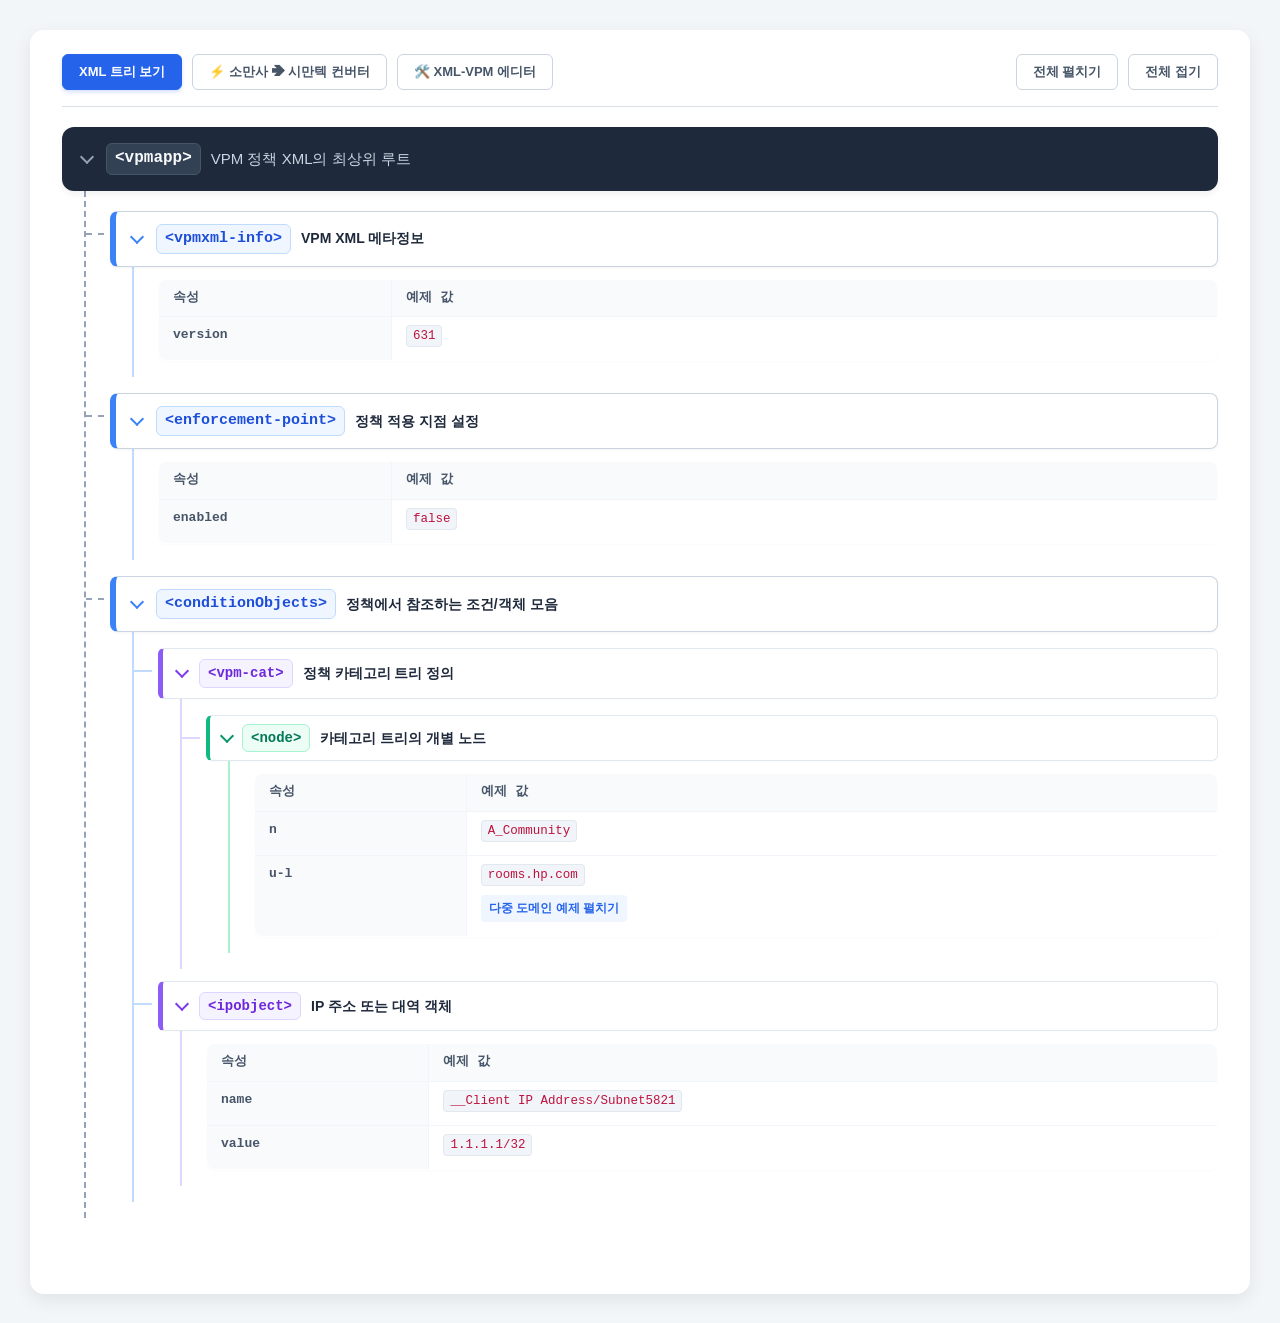
<file: somansa.html>
<!DOCTYPE html>
<html lang="ko">
<head>
  <link rel="icon" href="data:image/svg+xml,%3Csvg xmlns='http://www.w3.org/2000/svg' viewBox='0 0 100 100'%3E%3Ctext y='.9em' font-size='90'%3E🌠%3C/text%3E%3C/svg%3E">
  <link rel="stylesheet" href="https://etech-symantec.github.io/style.css" />
  <link rel="preconnect" href="https://fonts.googleapis.com">
  <link rel="preconnect" href="https://fonts.gstatic.com" crossorigin>
  <link href="https://fonts.googleapis.com/css2?family=Do+Hyeon&display=swap" rel="stylesheet">
  <meta charset="UTF-8">
  <meta name="viewport" content="width=device-width, initial-scale=1.0">
  <title>ProxySG 정책 XML & Converter</title>
<style>
  :root {
    --bg: #f3f6f9;
    --panel: #ffffff;
    --line: #d8dee8;
    --text: #1e293b;
    --muted: #64748b;
    --accent: #2563eb;
    --accent-hover: #1d4ed8;
    --shadow-sm: 0 1px 3px rgba(0,0,0,0.05);
    --shadow-md: 0 4px 6px rgba(0,0,0,0.05);
  }

  .container {
    background: #fff; border-radius: 14px; box-shadow: 0 6px 18px rgba(0,0,0,0.08);
    margin: 30px; padding: 24px 32px; width: auto !important;
  }
  * { box-sizing: border-box; }
  body {
    margin: 0;
    font-family: -apple-system, BlinkMacSystemFont, "Segoe UI", "Malgun Gothic", sans-serif;
    background: var(--bg);
    color: var(--text);
    line-height: 1.6;
  }
  
  /* =========================================
     Top Bar UI (버튼 통합 행)
     ========================================= */
  .top-bar {
    display: flex;
    justify-content: space-between;
    align-items: center;
    padding-bottom: 16px;
    margin-bottom: 20px;
    border-bottom: 1px solid var(--line);
    flex-wrap: wrap;
    gap: 10px;
  }
  .top-bar .left-btns, .top-bar .right-btns {
    display: flex;
    gap: 10px;
  }
  .top-bar button {
    background: #ffffff; color: #475569; border: 1px solid #cbd5e1;
    border-radius: 6px; padding: 8px 16px; font-size: 13px; font-weight: 600;
    cursor: pointer; transition: all 0.2s; display: flex; align-items: center; justify-content: center;
  }
  .top-bar button:hover { background: #f1f5f9; color: #0f172a; }
  
  .top-bar button.primary-btn {
    background: var(--accent); color: #ffffff; border: 1px solid var(--accent);
    box-shadow: 0 2px 4px rgba(37, 99, 235, 0.2);
  }
  .top-bar button.primary-btn:hover { background: var(--accent-hover); }

  /* Tree Container */
  .tree-panel { background: transparent; padding-bottom: 40px; }
  .tree-root > details { margin-top: 0; }
  details.tree-node { margin: 12px 0; }

  /* 공통 Summary 설정 */
  details.tree-node > summary {
    list-style: none; cursor: pointer; position: relative;
    display: flex; gap: 10px; flex-wrap: wrap; align-items: center;
    transition: all 0.2s ease; z-index: 2;
  }
  details.tree-node > summary::-webkit-details-marker { display: none; }
  
  details.tree-node > summary::before {
    content: ""; position: absolute; top: 50%;
    width: 8px; height: 8px; border-right: 2.5px solid; border-bottom: 2.5px solid;
    transform: translateY(-50%) rotate(-45deg); transition: transform 0.2s ease;
  }
  details.tree-node[open] > summary::before { transform: translateY(-70%) rotate(45deg); }

  details.depth-0 > summary {
    background: #1e293b; color: #f8fafc; border-radius: 12px;
    padding: 16px 20px 16px 44px; box-shadow: var(--shadow-md);
  }
  details.depth-0 > summary::before { left: 20px; border-color: #94a3b8; }
  details.depth-0 > summary .tag { background: #334155; color: #f8fafc; border: 1px solid #475569; font-size: 16px; }
  details.depth-0 > summary .desc { color: #cbd5e1; font-size: 15px; font-weight: 400; }

  details.depth-1 > summary {
    background: #ffffff; border: 1px solid #cbd5e1; border-left: 6px solid #3b82f6;
    border-radius: 8px; padding: 12px 16px 12px 40px; box-shadow: var(--shadow-sm); margin-top: 16px;
  }
  details.depth-1 > summary:hover { background: #eff6ff; }
  details.depth-1 > summary::before { left: 16px; border-color: #3b82f6; }
  details.depth-1 > summary .tag { background: #eff6ff; color: #1d4ed8; border: 1px solid #bfdbfe; font-size: 15px; }

  details.depth-2 > summary {
    background: #ffffff; border: 1px solid #e2e8f0; border-left: 5px solid #8b5cf6;
    border-radius: 6px; padding: 10px 14px 10px 36px; margin-top: 8px; box-shadow: 0 1px 2px rgba(0,0,0,0.02);
  }
  details.depth-2 > summary:hover { background: #f5f3ff; }
  details.depth-2 > summary::before { left: 14px; border-color: #7c3aed; }
  details.depth-2 > summary .tag { background: #f5f3ff; color: #6d28d9; border: 1px solid #ddd6fe; }

  details.depth-3 > summary {
    background: #ffffff; border: 1px solid #e2e8f0; border-left: 4px solid #10b981;
    border-radius: 6px; padding: 8px 12px 8px 32px; margin-top: 6px; box-shadow: 0 1px 2px rgba(0,0,0,0.02);
  }
  details.depth-3 > summary:hover { background: #ecfdf5; }
  details.depth-3 > summary::before { left: 12px; border-color: #059669; }
  details.depth-3 > summary .tag { background: #ecfdf5; color: #047857; border: 1px solid #a7f3d0; }

  details.depth-4 > summary {
    background: #ffffff; border: 1px solid #e2e8f0; border-left: 4px solid #f59e0b;
    border-radius: 6px; padding: 8px 12px 8px 32px; margin-top: 6px; box-shadow: 0 1px 2px rgba(0,0,0,0.02);
  }
  details.depth-4 > summary:hover { background: #fffbeb; }
  details.depth-4 > summary::before { left: 12px; border-color: #d97706; }
  details.depth-4 > summary .tag { background: #fffbeb; color: #b45309; border: 1px solid #fde68a; }

  .tag { font-family: Consolas, Menlo, monospace; font-size: 14px; padding: 2px 8px; border-radius: 6px; font-weight: 700; }
  .desc { font-weight: 600; font-size: 14px; }

  .node-body { 
    margin-left: 22px; padding-left: 24px; border-left: 2px solid #e2e8f0; padding-top: 4px; padding-bottom: 4px; 
  }
  
  .depth-0 > .node-body { border-left: 2px dashed #94a3b8; } 
  .depth-1 > .node-body { border-left: 2px solid #bfdbfe; } 
  .depth-2 > .node-body { border-left: 2px solid #ddd6fe; } 
  .depth-3 > .node-body { border-left: 2px solid #a7f3d0; } 
  .depth-4 > .node-body { border-left: 2px solid #fde68a; } 
  
  .node-body > ul { list-style: none; margin: 0; padding: 0; }
  .node-body > ul > li { position: relative; margin-top: 6px; margin-bottom: 6px; }
  
  .node-body > ul > li::before {
    content: ""; position: absolute; left: -24px; top: 22px; width: 18px;
    border-top: 2px solid #e2e8f0; z-index: 1;
  }
  .depth-0 > .node-body > ul > li::before { border-top: 2px dashed #94a3b8; }
  .depth-1 > .node-body > ul > li::before { border-top: 2px solid #bfdbfe; }
  .depth-2 > .node-body > ul > li::before { border-top: 2px solid #ddd6fe; }
  .depth-3 > .node-body > ul > li::before { border-top: 2px solid #a7f3d0; }
  
  .attr-table {
    width: 100%; border-collapse: collapse; margin: 8px 0 12px; font-size: 13px;
    background: var(--panel); border: 1px solid #e2e8f0; border-radius: 8px; overflow: hidden;
    box-shadow: 0 1px 2px rgba(0,0,0,0.02); position: relative; z-index: 2;
  }
  .attr-table th, .attr-table td { border-bottom: 1px solid #f1f5f9; padding: 8px 14px; vertical-align: top; text-align: left; }
  .attr-table th { width: 22%; color: #475569; background: #f8fafc; font-family: Consolas, Menlo, monospace; font-weight: 700; border-right: 1px solid #f1f5f9;}
  .attr-table td { width: 78%; }

  .eg { display: inline-block; margin: 0 8px 6px 0; }
  .eg code {
    background: #f1f5f9; color: #be123c; border: 1px solid #e2e8f0; border-radius: 4px;
    padding: 3px 6px; font-size: 12.5px; font-family: Consolas, Menlo, monospace; word-break: break-word;
  }

  .eg:has(.value-detail) { display: block; width: 100%; }
  .value-detail { display: block; margin: 4px 0 6px 0; width: 100%; }
  .value-detail summary {
    cursor: pointer; list-style: none; font-size: 12px; color: var(--accent); font-weight: 600;
    display: inline-block; padding: 4px 8px; background: #eff6ff; border-radius: 4px;
  }
  .value-detail summary:hover { background: #dbeafe; }
  .value-detail summary::-webkit-details-marker { display: none; }
  .value-detail pre {
    white-space: pre-wrap; word-break: break-word; margin: 8px 0 0;
    background: #1e293b; color: #e2e8f0; border: 1px solid #0f172a; border-radius: 6px;
    padding: 12px; max-height: 400px; overflow: auto; font-family: Consolas, Menlo, monospace; font-size: 12px;
    width: 90%; 
  }

  .text-ex { margin: 10px 0 12px; padding: 12px 14px; background: #f8fafc; border: 1px solid #e2e8f0; border-radius: 8px; font-size: 13px; display: block; width: 100%; }
  .label { font-weight: 700; color: #475569; margin-right: 8px; font-size: 12px; text-transform: uppercase; }

  @media (max-width: 900px) {
    .attr-table th, .attr-table td { display: block; width: 100%; border-right: none; }
    .attr-table th { padding-bottom: 4px; border-bottom: none; }
    .value-detail pre { width: 100%; } 
  }

  /* =========================================
     컨버터 뷰 (Split UI)
     ========================================= */
  #converter-view {
    display: none; 
    animation: fadeIn 0.3s ease;
  }
  @keyframes fadeIn {
    from { opacity: 0; transform: translateY(10px); }
    to { opacity: 1; transform: translateY(0); }
  }

  .split-container {
    display: flex;
    gap: 24px;
    height: calc(100vh - 200px);
    min-height: 600px;
  }

  .panel {
    flex: 1; background: var(--panel); border: 1px solid var(--line); border-radius: 12px;
    display: flex; flex-direction: column; box-shadow: var(--shadow-md); overflow: hidden;
  }

  .panel-header {
    padding: 14px 20px; border-bottom: 1px solid var(--line); background: #f8fafc;
    display: flex; justify-content: space-between; align-items: center;
  }

  .panel-header h3 { margin: 0; font-size: 16px; color: #0f172a; display: flex; align-items: center; gap: 8px; }

  .badge-somansa { background: #fce7f3; color: #be123c; padding: 2px 8px; border-radius: 4px; font-size: 12px; }
  .badge-symantec { background: #e0e7ff; color: #1d4ed8; padding: 2px 8px; border-radius: 4px; font-size: 12px; }

  .btn-convert {
    background: var(--accent); color: white; border: none; padding: 8px 16px; border-radius: 6px; font-weight: bold; font-size: 13px;
    cursor: pointer; display: inline-flex; align-items: center; gap: 6px; transition: background 0.2s;
  }
  .btn-convert:hover { background: var(--accent-hover); }

  .btn-copy {
    background: white; color: #475569; border: 1px solid #cbd5e1; padding: 8px 16px; border-radius: 6px; font-weight: bold; font-size: 13px;
    cursor: pointer; transition: all 0.2s;
  }
  .btn-copy:hover { background: #f1f5f9; color: #0f172a; }

  .panel-body { flex: 1; display: flex; flex-direction: column; padding: 0; }

  textarea.converter-textarea {
    flex: 1; width: 100%; border: none; resize: none; padding: 20px;
    font-family: "Cascadia Code", Consolas, Menlo, monospace; font-size: 14px;
    line-height: 1.5; color: #334155; background: #ffffff; outline: none; white-space: pre; overflow-x: auto;
  }
  
  textarea.converter-textarea:focus { background: #fdfdfe; }
  #symantec-output { background: #1e293b; color: #e2e8f0; }

  @media (max-width: 1024px) {
    .split-container { flex-direction: column; height: auto; min-height: 0; }
    .panel { height: 500px; }
  }

  /* =========================================
     [신규] VPM Editor View 
     ========================================= */
  #vpm-editor-view { display: none; animation: fadeIn 0.3s ease; }
  
  .section { background: white; margin: 20px 0; border-radius: 8px; box-shadow: 0 2px 6px rgba(0, 0, 0, 0.1); }
  .section-header { background: #1e3a5f; color: white; padding: 6px 12px; border-radius: 8px 8px 0 0; font-weight: bold; }
  .editor-main { display: flex; gap: 16px; padding: 0px 16px 16px; flex-direction: column;}
  h3.editor-title { font-size: 1.1rem; margin-bottom: 0; color: #343a40; }
  
  .custom-tabs { display: flex; flex-wrap: wrap; padding-left: 0; margin-bottom: 0; list-style: none; border-bottom: 1px solid #dee2e6; }
  .custom-tabs .nav-item { margin-bottom: -1px; }
  .custom-tabs .nav-link { 
      border: 1px solid #dee2e6; border-bottom: none; border-top-left-radius: 4px; border-top-right-radius: 4px; 
      background-color: #e9ecef; color: #6c757d; padding: 6px 12px; font-size: 0.75rem; margin-right: 4px; cursor: pointer; transition: all 0.2s;
      display: block; text-decoration: none;
  }
  .custom-tabs .nav-link:hover { background-color: #dee2e6; color: #495057; }
  .custom-tabs .nav-link.active { color: #0d6efd; background-color: #fff; border-color: #dee2e6 #dee2e6 #fff; border-top: 3px solid #0d6efd; font-weight: bold; z-index: 2; }

  .filter-tabs { display: flex; list-style: none; padding:0; margin:0;}
  .filter-tabs .nav-link { border-radius: 20px; padding: 2px 10px; font-size: 0.7rem; color: #495057; background-color: white; border: 1px solid #dee2e6; margin-right: 4px; cursor: pointer; display: block; text-decoration: none;}
  .filter-tabs .nav-link.active { background-color: #495057; color: white; border-color: #495057; }

  .content-container { height: 650px; border: 1px solid #dee2e6; border-top: none; overflow: hidden; display: flex; flex-direction: column; background-color: #fff; }
  .table-wrapper { overflow: auto; flex: 1; }
  .vpm-table { width:100%; border-collapse: collapse; font-size: 0.7rem; margin-bottom: 0; }
  .vpm-table th { background-color: #343a40; color: white; position: sticky; top: 0; z-index: 10; white-space: nowrap; padding: 4px 6px; border: 1px solid #dee2e6;}
  .vpm-table td { padding: 3px 6px; vertical-align: middle; border: 1px solid #dee2e6; height: 26px; }

  .disabled-row, .disabled-row > td { background-color: #f1f3f5 !important; color: #adb5bd !important; font-style: italic; }
  .vpm-table tbody tr.disabled-row:hover > * { background-color: #e9ecef !important; }

  .combined-layout { display: flex; height: 100%; }
  .combined-list-area { width: 30%; border-right: 1px solid #dee2e6; display: flex; flex-direction: column; background-color: #f8f9fa; }
  .combined-list-scroll { flex: 1; overflow-y: auto; }
  .combined-detail { width: 70%; padding: 10px; overflow-y: auto; background-color: #fff; }
  
  .list-group-item { cursor: pointer; font-size: 0.75rem; padding: 6px 10px; border-bottom:1px solid #dee2e6; display:flex; justify-content:space-between;}
  .list-group-item:hover { background-color: #f8f9fa; }
  .list-group-item.active { background-color: #e8f0fe !important; color: #0d6efd !important; border-left: 3px solid #0d6efd !important; font-weight:bold;}
  .member-card { border: 1px solid #dee2e6; border-radius: 4px; padding: 4px 8px; margin-bottom: 4px; display: flex; justify-content: space-between; align-items: center; background-color: white; font-size: 0.75rem; }
  .editor-toolbar { background-color: #f8f9fa; border-left: 1px solid #dee2e6; border-right: 1px solid #dee2e6; padding: 6px 10px; display:flex; justify-content:space-between; align-items:center;}
  .badge-type { font-size: 0.7em; min-width: 45px; display: inline-block; text-align: center; padding: 2px 4px; border-radius:4px;}
  .cpl-editor { width: 100%; height: 100%; background-color: #2b2b2b; color: #f8f8f2; border: none; resize: none; outline: none; padding: 10px; font-family: Consolas, monospace; font-size: 0.8rem; }
  .inline-input { width: 100%; border: 2px solid #0d6efd; font-size: 0.7rem; padding: 0 4px; }
  
  .context-menu { display: none; position: absolute; z-index: 2000; background-color: white; border: 1px solid #ccc; box-shadow: 2px 2px 5px rgba(0,0,0,0.2); border-radius: 3px; min-width: 140px; font-size: 0.75rem; }
  .context-menu-item { padding: 6px 12px; cursor: pointer; border-bottom: 1px solid #eee; }
  .context-menu-item:hover { background-color: #f1f3f5; color: #0d6efd; }
  
  .d-flex { display: flex;}
  .gap-2 { gap: 0.5rem;}
  .gap-3 { gap: 1rem;}
  .align-items-center { align-items: center;}
  .w-100 { width: 100%;}
  .bg-primary { background-color: #0d6efd; color:white;}
  .bg-success { background-color: #198754; color:white;}
  .bg-warning { background-color: #ffc107; color:black;}
  .fw-bold { font-weight: bold;}
  
  /* Pagination */
  .pagination { display: flex; list-style: none; padding: 0; margin: 0; gap: 2px;}
  .page-item .page-link { border: 1px solid #dee2e6; padding: 4px 8px; cursor: pointer; background:white; font-size: 0.7rem; border-radius:4px;}
  .page-item.active .page-link { background: #0d6efd; color: white; border-color: #0d6efd; }
  .page-item.disabled .page-link { background: #f8f9fa; color: #6c757d; cursor: not-allowed; }
</style>
</head>
<body>
  <script>
    window.pageTitle = "ProxySG 정책 XML";
    window.pageVersion = "ver.2026.3.9.01";
  </script> 
  <script src="https://etech-symantec.github.io/header.js"></script>

  <div class="container">
    
    <div class="top-bar">
      <div class="left-btns">
        <button id="btn-show-tree" class="primary-btn" onclick="switchView('tree')">XML 트리 보기</button>
        <button id="btn-show-converter" onclick="switchView('converter')">⚡ 소만사 ➔ 시만텍 컨버터</button>
        <button id="btn-show-editor" onclick="switchView('editor')">🛠️ XML-VPM 에디터</button>
      </div>
      <div class="right-btns" id="tree-controls">
        <button onclick="setAll(true)">전체 펼치기</button>
        <button onclick="setAll(false)">전체 접기</button>
      </div>
    </div>

    <section id="tree-view" class="tree-panel">
      <div class="tree-root">
        
        <details class="tree-node depth-0" id="vpmapp" open="">
          <summary>
            <span class="tag">&lt;vpmapp&gt;</span>
            <span class="desc">VPM 정책 XML의 최상위 루트</span>
          </summary>
          <div class="node-body">
            <ul>
        <li>
        <details class="tree-node depth-1" id="vpmapp-vpmxml-info" open="">
          <summary>
            <span class="tag">&lt;vpmxml-info&gt;</span>
            <span class="desc">VPM XML 메타정보</span>
          </summary>
          <div class="node-body">
            <table class="attr-table"><thead><tr><th>속성</th><th>예제 값</th></tr></thead><tbody><tr><th>version</th><td><span class="eg"><code>631</code></span></td></tr></tbody></table>
          </div>
        </details>
        </li>
        <li>
        <details class="tree-node depth-1" id="vpmapp-enforcement-point" open="">
          <summary>
            <span class="tag">&lt;enforcement-point&gt;</span>
            <span class="desc">정책 적용 지점 설정</span>
          </summary>
          <div class="node-body">
            <table class="attr-table"><thead><tr><th>속성</th><th>예제 값</th></tr></thead><tbody><tr><th>enabled</th><td><span class="eg"><code>false</code></span></td></tr></tbody></table>
          </div>
        </details>
        </li>
        <li>
        <details class="tree-node depth-1" id="vpmapp-conditionObjects" open="">
          <summary>
            <span class="tag">&lt;conditionObjects&gt;</span>
            <span class="desc">정책에서 참조하는 조건/객체 모음</span>
          </summary>
          <div class="node-body">
            <ul>
        <li>
        <details class="tree-node depth-2" id="vpmapp-conditionObjects-vpm-cat" open="">
          <summary>
            <span class="tag">&lt;vpm-cat&gt;</span>
            <span class="desc">정책 카테고리 트리 정의</span>
          </summary>
          <div class="node-body">
            <ul><li>
        <details class="tree-node depth-3" id="vpmapp-conditionObjects-vpm-cat-node" open="">
          <summary>
            <span class="tag">&lt;node&gt;</span>
            <span class="desc">카테고리 트리의 개별 노드</span>
          </summary>
          <div class="node-body">
            <table class="attr-table"><thead><tr><th>속성</th><th>예제 값</th></tr></thead>
            <tbody>
              <tr><th>n</th><td><span class="eg"><code>A_Community</code></span></td></tr>
              <tr><th>u-l</th><td>
                <span class="eg"><code>rooms.hp.com</code></span> 
                <span class="eg"><details class="value-detail"><summary>다중 도메인 예제 펼치기</summary><pre>twitter.com
twtkr.com</pre></details></span>
              </td></tr>
            </tbody></table>
          </div>
        </details>
        </li></ul>
          </div>
        </details>
        </li>
        <li>
        <details class="tree-node depth-2" id="vpmapp-conditionObjects-ipobject" open="">
          <summary>
            <span class="tag">&lt;ipobject&gt;</span>
            <span class="desc">IP 주소 또는 대역 객체</span>
          </summary>
          <div class="node-body">
            <table class="attr-table"><thead><tr><th>속성</th><th>예제 값</th></tr></thead><tbody>
              <tr><th>name</th><td><span class="eg"><code>__Client IP Address/Subnet5821</code></span></td></tr>
              <tr><th>value</th><td><span class="eg"><code>1.1.1.1/32</code></span></td></tr>
            </tbody></table>
          </div>
        </details>
        </li>
            </ul>
          </div>
        </details>
        </li>
            </ul>
          </div>
        </details>
        
      </div>
    </section>

    <section id="converter-view">
      <div class="split-container">
        
        <div class="panel">
          <div class="panel-header">
            <h3><span class="badge-somansa">Input</span> 소만사 객체/정책 데이터</h3>
            <button class="btn-convert" onclick="runConversion()">변환 실행 ➔</button>
          </div>
          <div class="panel-body">
            <textarea id="somansa-input" class="converter-textarea" placeholder="여기에 소만사 데이터를 입력하세요."></textarea>
          </div>
        </div>

        <div class="panel">
          <div class="panel-header">
            <h3><span class="badge-symantec">Output</span> 시만텍 VPM XML 결과</h3>
            <button class="btn-copy" onclick="copyToClipboard()">📄 결과 복사하기</button>
          </div>
          <div class="panel-body">
            <textarea id="symantec-output" class="converter-textarea" readonly placeholder="변환된 시만텍 기준의 XML 코드가 생성됩니다."></textarea>
          </div>
        </div>

      </div>
    </section>

    <section id="vpm-editor-view">
        <div class="editor-toolbar mb-3 border rounded">
            <div class="d-flex align-items-center gap-3">
                <h3 class="editor-title">🛡️ VPM Editor</h3>
            </div>
            <div class="d-flex align-items-center gap-2">
                <span style="font-size:0.8rem; color:#6c757d;">File:</span>
                <input type="file" id="fileInput" accept=".xml,.txt" style="font-size:0.8rem;">
                <button class="btn-convert" style="padding:6px 12px;" onclick="downloadXML()">💾 XML 저장</button>
            </div>
        </div>

        <ul class="custom-tabs" role="tablist">
            <li class="nav-item"><a class="nav-link active" onclick="switchEditorTab('basicObjects', this)">📦 Basic Objects</a></li>
            <li class="nav-item"><a class="nav-link" onclick="switchEditorTab('combinedObjects', this)">🧩 Combined Objects</a></li>
            <li class="nav-item"><a class="nav-link" onclick="switchEditorTab('policy', this)">📜 Policy</a></li>
        </ul>

        <div class="editor-main border border-top-0 bg-white" style="height: 650px;">
            
            <div id="editor-basicObjects" style="display: block; height:100%; display:flex; flex-direction:column;">
                <div class="editor-toolbar mt-2 rounded">
                    <div class="d-flex align-items-center gap-2">
                        <span style="font-size:0.8rem; font-weight:bold; color:#6c757d;">Filter:</span>
                        <ul class="filter-tabs" id="objTypeTabs">
                            <li><a class="nav-link active" onclick="setBasicObjFilter('All', this)">All</a></li>
                            <li><a class="nav-link" onclick="setBasicObjFilter('URL List', this)">URL List</a></li>
                            <li><a class="nav-link" onclick="setBasicObjFilter('IP', this)">IP Address</a></li>
                        </ul>
                    </div>
                    <div class="d-flex gap-2 align-items-center">
                        <select id="rowsPerPage" style="font-size:0.8rem; padding:4px;" onchange="changeItemsPerPage()">
                            <option value="50" selected>50개</option>
                            <option value="100">100개</option>
                            <option value="500">500개</option>
                        </select>
                        <input type="text" id="objSearch" placeholder="Name Search" style="font-size:0.8rem; padding:4px;" onkeypress="if(event.key==='Enter') applyBasicFilter()">
                        <button style="font-size:0.8rem; padding:4px 8px; border:1px solid #ccc; background:#fff; border-radius:4px;" onclick="applyBasicFilter()">🔍</button>
                    </div>
                </div>
                
                <div class="table-wrapper mt-2 border">
                    <table class="vpm-table">
                        <thead><tr><th width="10%">Type</th><th width="25%">Name</th><th width="60%">Value</th><th width="5%">Del</th></tr></thead>
                        <tbody id="basicObjTableBody"><tr><td colspan="4" style="text-align:center; padding:30px; color:#6c757d;">파일을 업로드하세요.</td></tr></tbody>
                    </table>
                </div>
                <div class="d-flex justify-content-between align-items-center mt-2">
                    <span id="basicTotalCount" style="font-size:0.8rem; font-weight:bold; color:#6c757d;">Total: 0</span>
                    <ul class="pagination" id="paginationControls"></ul>
                </div>
            </div>

            <div id="editor-combinedObjects" style="display: none; height:100%; flex-direction:column;">
                <div class="editor-toolbar mt-2 rounded">
                    <div class="d-flex gap-2">
                        <input type="text" id="combSearch" placeholder="그룹 이름 검색" style="font-size:0.8rem; padding:4px;" onkeypress="if(event.key==='Enter') applyCombinedFilter()">
                        <button style="font-size:0.8rem; padding:4px 8px; border:1px solid #ccc; background:#fff; border-radius:4px;" onclick="applyCombinedFilter()">🔍</button>
                    </div>
                </div>
                <div class="combined-layout mt-2 border rounded">
                    <div class="combined-list-area">
                        <div class="combined-list-scroll" id="combinedListGroup"><div style="padding:15px; text-align:center; color:#6c757d;">파일 업로드 필요</div></div>
                        <div style="padding:10px; border-top:1px solid #dee2e6; background:white; display:flex; justify-content:center;"><ul class="pagination" id="combListPagination"></ul></div>
                    </div>
                    <div class="combined-detail">
                        <div id="combinedDetailView" style="display:none;">
                            <div style="display:flex; justify-content:space-between; border-bottom:1px solid #dee2e6; padding-bottom:10px; margin-bottom:10px;">
                                <div><h4 id="selectedCombName" style="margin:0; font-size:1rem; color:#0d6efd;">Name</h4><span style="font-size:0.7rem; color:#6c757d;">Combined Object</span></div>
                            </div>
                            <div id="memberListArea"></div>
                        </div>
                        <div id="combinedEmptyState" style="text-align:center; color:#6c757d; margin-top:50px;">👈 왼쪽에서 그룹을 선택하세요</div>
                    </div>
                </div>
            </div>

            <div id="editor-policy" style="display: none; height:100%; flex-direction:column;">
                <div style="display:flex; border-bottom:1px solid #dee2e6; padding-top:10px;">
                    <ul class="custom-tabs" id="layerTabs" style="border-bottom:none; flex-grow:1;">
                        <li><span style="font-size:0.8rem; padding:8px; color:#6c757d;">파일 업로드 필요</span></li>
                    </ul>
                </div>
                <div class="editor-toolbar mt-2 rounded">
                    <div><span id="layerTypeBadge" class="badge-type bg-primary">Type</span> <span id="layerInfo" style="font-weight:bold; font-size:0.9rem; color:#0d6efd;">Info</span></div>
                    <span style="font-size:0.75rem; color:#6c757d;">💡 테이블 행 우클릭: 룰 추가/삭제</span>
                </div>
                <div class="table-wrapper mt-2 border rounded" id="policyContainer" style="display:flex; flex-direction:column;"></div>
            </div>

        </div>
    </section>

  </div>

<div id="policyContextMenu" class="context-menu">
    <div class="context-menu-item" onclick="insertRuleAt(-1)">🔼 위쪽에 룰 추가</div>
    <div class="context-menu-item" onclick="insertRuleAt(1)">🔽 아래쪽에 룰 추가</div>
    <div class="context-menu-item" onclick="toggleDisableRule()">🚫 활성/비활성 토글</div>
    <div class="context-menu-item" style="color:red;" onclick="deleteTargetRule()">🗑 이 룰 삭제</div>
</div>

<script>
// --- 화면 전환 로직 ---
function switchView(viewName) {
  const treeView = document.getElementById('tree-view');
  const converterView = document.getElementById('converter-view');
  const editorView = document.getElementById('vpm-editor-view');
  
  const btnTree = document.getElementById('btn-show-tree');
  const btnConverter = document.getElementById('btn-show-converter');
  const btnEditor = document.getElementById('btn-show-editor');
  const treeControls = document.getElementById('tree-controls');

  btnTree.classList.remove('primary-btn');
  btnConverter.classList.remove('primary-btn');
  btnEditor.classList.remove('primary-btn');

  if (viewName === 'tree') {
    treeView.style.display = 'block';
    converterView.style.display = 'none';
    editorView.style.display = 'none';
    btnTree.classList.add('primary-btn');
    treeControls.style.display = 'flex';
  } else if (viewName === 'converter') {
    treeView.style.display = 'none';
    converterView.style.display = 'block';
    editorView.style.display = 'none';
    btnConverter.classList.add('primary-btn');
    treeControls.style.display = 'none';
  } else if (viewName === 'editor') {
    treeView.style.display = 'none';
    converterView.style.display = 'none';
    editorView.style.display = 'block';
    btnEditor.classList.add('primary-btn');
    treeControls.style.display = 'none';
  }
}

// 트리 노드 확장/축소
function setAll(openState) {
  document.querySelectorAll('#tree-view details.tree-node').forEach(d => {
    d.open = openState;
  });
}

// --- 소만사 컨버터 ---
function runConversion() {
  const inputData = document.getElementById('somansa-input').value;
  const outputBox = document.getElementById('symantec-output');
  if (!inputData.trim()) { alert("데이터를 입력해주세요!"); return; }
  
  // (이전 답변에 작성된 파싱 로직 적용 부... 길이상 예시로 축약)
  outputBox.value = `<?xml version="1.0" encoding="UTF-8"?>\n<vpmapp>\n  <conditionObjects>\n    \n  </conditionObjects>\n</vpmapp>`;
}

function copyToClipboard() {
  const outputBox = document.getElementById('symantec-output');
  if (!outputBox.value.trim()) return;
  outputBox.select();
  document.execCommand("copy");
  alert("복사 완료!");
}

// --- VPM Editor 탭 전환 ---
function switchEditorTab(tabId, el) {
    document.querySelectorAll('.custom-tabs .nav-link').forEach(t => t.classList.remove('active'));
    el.classList.add('active');
    document.getElementById('editor-basicObjects').style.display = 'none';
    document.getElementById('editor-combinedObjects').style.display = 'none';
    document.getElementById('editor-policy').style.display = 'none';
    document.getElementById('editor-' + tabId).style.display = 'flex';
}

// ==========================================================
// VPM Editor 핵심 파싱 및 렌더링 로직 (기존 코드 통합)
// ==========================================================
let xmlDoc = null;
let basicObjects = [], combinedObjects = [], allObjNames = [];
let currentBasicPage = 1, currentCombListPage = 1, itemsPerPage = 50;
let selectedCombIndex = -1, filteredCombinedObjects = [];
let currentLayerIndex = 0;
let currentBasicObjFilter = "All";
let contextMenuTargetRowIndex = -1; 
let contextMenuTargetRowElement = null;

document.getElementById('fileInput').addEventListener('change', function(e) {
    const file = e.target.files[0]; if (!file) return;
    const reader = new FileReader();
    reader.onload = function(e) { loadXMLFromString(e.target.result); };
    reader.readAsText(file);
});

function loadXMLFromString(xmlString) {
    const parser = new DOMParser();
    xmlDoc = parser.parseFromString(xmlString, "text/xml");
    if(xmlDoc.getElementsByTagName("parsererror").length > 0) { alert("XML 파싱 오류"); return; }
    parseAllObjects();
    initLayerTabs();
    renderBasicTable();
}

function parseAllObjects() {
    basicObjects = []; combinedObjects = []; allObjNames = [];
    const conds = xmlDoc.getElementsByTagName("conditionObjects")[0]; if (!conds) return;
    for (let n of conds.getElementsByTagName("node")) { basicObjects.push({type:'URL List', name:n.getAttribute('n'), value:n.getAttribute('u-l'), element:n, attr:'u-l'}); allObjNames.push({name:n.getAttribute('n'), type:'URL List'}); }
    for (let ip of conds.getElementsByTagName("ipobject")) { basicObjects.push({type:'IP', name:ip.getAttribute('name'), value:ip.getAttribute('value'), element:ip, attr:'value'}); allObjNames.push({name:ip.getAttribute('name'), type:'IP'}); }
    const combs = conds.getElementsByTagName("comb-obj");
    for (let i=0; i<combs.length; i++) {
        let m=[]; for(let c of combs[i].children) if(c.getAttribute('n')) m.push(c.getAttribute('n'));
        combinedObjects.push({originalIndex:i, name:combs[i].getAttribute('name'), members:m, element:combs[i]}); allObjNames.push({name:combs[i].getAttribute('name'), type:'Combined'});
    }
    applyCombinedFilter();
}

function changeItemsPerPage() {
    itemsPerPage = parseInt(document.getElementById("rowsPerPage").value, 10);
    currentBasicPage = 1; currentCombListPage = 1;
    renderBasicTable(); if(filteredCombinedObjects.length > 0) renderCombinedList(); 
}

function setBasicObjFilter(type, el) {
    currentBasicObjFilter = type;
    document.querySelectorAll('#objTypeTabs .nav-link').forEach(t => t.classList.remove('active'));
    el.classList.add('active');
    currentBasicPage = 1; renderBasicTable();
}

function applyBasicFilter(){ currentBasicPage=1; renderBasicTable(); }

function renderBasicTable(){ 
    const s=document.getElementById('objSearch').value.toLowerCase().trim();
    const tb=document.getElementById("basicObjTableBody");
    let f=basicObjects.filter(o=>(currentBasicObjFilter==="All"||o.type===currentBasicObjFilter)&&o.name.toLowerCase().includes(s));
    tb.innerHTML=""; document.getElementById("basicTotalCount").innerText=`Total: ${f.length}`;
    if(f.length===0){tb.innerHTML=`<tr><td colspan="4" style="text-align:center; padding:20px;">검색 결과 없음</td></tr>`; return;}
    f.slice((currentBasicPage-1)*itemsPerPage, currentBasicPage*itemsPerPage).forEach(o=>{
        let b=o.type==='URL List'?'bg-primary':(o.type==='IP'?'bg-success':'bg-warning text-dark');
        tb.innerHTML+=`<tr><td style="text-align:center;"><span class="badge-type ${b}">${o.type}</span></td><td style="font-weight:bold;">${o.name}</td><td><input type="text" style="width:100%; border:1px solid #ccc; font-size:0.7rem; padding:2px;" value="${o.value}" onchange="updateBasicVal(this,'${o.name}')"></td><td style="text-align:center;">-</td></tr>`;
    });
    renderPagination("paginationControls", f.length, currentBasicPage, 'changeBasicPage');
}

function updateBasicVal(el,n){const o=basicObjects.find(x=>x.name===n); if(o){o.value=el.value; o.element.setAttribute(o.attr, el.value);}}
function changeBasicPage(p) { currentBasicPage = p; renderBasicTable(); }

function applyCombinedFilter(){ const s=document.getElementById('combSearch').value.toLowerCase().trim(); filteredCombinedObjects=combinedObjects.filter(o=>o.name.toLowerCase().includes(s)); currentCombListPage=1; renderCombinedList(); }
function renderCombinedList(){
    const l=document.getElementById("combinedListGroup"); l.innerHTML=""; 
    if(filteredCombinedObjects.length===0){l.innerHTML=`<div style="padding:15px; text-align:center;">없음</div>`; document.getElementById("combListPagination").innerHTML=""; return;}
    const start=(currentCombListPage-1)*itemsPerPage;
    filteredCombinedObjects.slice(start, start+itemsPerPage).forEach((o,i)=>{
        const gIdx=start+i;
        l.innerHTML+=`<div class="list-group-item ${gIdx===selectedCombIndex?'active':''}" onclick="selectCombined(${gIdx})"><span>${o.name}</span><span style="background:#e2e8f0; padding:2px 6px; border-radius:10px; font-size:0.65rem;">${o.members.length}</span></div>`;
    });
    renderPagination("combListPagination", filteredCombinedObjects.length, currentCombListPage, 'changeCombPage');
}
function changeCombPage(p) { currentCombListPage = p; renderCombinedList(); }

function selectCombined(idx){
    selectedCombIndex=idx; renderCombinedList();
    const o=filteredCombinedObjects[idx]; document.getElementById("combinedEmptyState").style.display="none"; document.getElementById("combinedDetailView").style.display="block"; document.getElementById("selectedCombName").innerText=o.name;
    const a=document.getElementById("memberListArea"); a.innerHTML="";
    if(o.members.length===0) a.innerHTML=`<div style="text-align:center; padding:15px; background:#f8f9fa; border:1px solid #dee2e6;">멤버 없음</div>`;
    else o.members.forEach(m=>{
        const f=allObjNames.find(x=>x.name===m), t=f?f.type:"Unknown", b=t==='URL List'?'bg-primary':(t==='IP'?'bg-success':'bg-warning text-dark');
        a.innerHTML+=`<div class="member-card"><div><span class="badge-type ${b}" style="margin-right:8px;">${t}</span><span style="font-weight:bold;">${m}</span></div></div>`;
    });
}

function renderPagination(id, total, curr, funcName) {
    const nav = document.getElementById(id); nav.innerHTML = ""; const pages = Math.ceil(total / itemsPerPage); if (pages <= 1) return;
    const li = (text, page, active) => `<li class="page-item ${active?'active':''}"><a class="page-link" onclick="${funcName}(${page})">${text}</a></li>`;
    nav.innerHTML += li("Prev", Math.max(1, curr-1), false);
    let start = Math.max(1, curr - 2); let end = Math.min(pages, curr + 2);
    for (let i = start; i <= end; i++) nav.innerHTML += li(i, i, i === curr);
    nav.innerHTML += li("Next", Math.min(pages, curr+1), false);
}

function initLayerTabs() {
    const layers = xmlDoc.getElementsByTagName("layer");
    const tabContainer = document.getElementById("layerTabs"); tabContainer.innerHTML = "";
    for(let i=0; i<layers.length; i++) {
        const name = layers[i].getElementsByTagName("name")[0]?.textContent.trim() || `Layer ${i+1}`;
        tabContainer.innerHTML += `<li><a class="nav-link ${i === currentLayerIndex ? 'active' : ''}" onclick="currentLayerIndex=${i}; initLayerTabs(); renderPolicyLayer();">${name}</a></li>`;
    }
    if(layers.length > 0) renderPolicyLayer();
}

function renderPolicyLayer() {
    const curLayer = xmlDoc.getElementsByTagName("layer")[currentLayerIndex];
    const container = document.getElementById("policyContainer"); const info = document.getElementById("layerInfo"); const badge = document.getElementById("layerTypeBadge");
    container.innerHTML = ""; if(!curLayer) return;
    const layerName = curLayer.getElementsByTagName("name")[0]?.textContent.trim(); const rawCplNode = curLayer.getElementsByTagName("raw-cpl")[0];
    if (rawCplNode) {
        info.innerText = layerName; badge.innerText = "CPL"; badge.className = "badge-type bg-warning text-dark";
        const txt = rawCplNode.textContent.replace("<![CDATA[","").replace("]]>","");
        const ta = document.createElement("textarea"); ta.className = "cpl-editor"; ta.value = txt;
        ta.onchange = function() { rawCplNode.textContent = `<![CDATA[${this.value}]]>`; };
        container.appendChild(ta);
    } else {
        const rows = curLayer.getElementsByTagName("rowItem"); info.innerText = `${layerName} (${rows.length} Rules)`; badge.innerText = "Policy"; badge.className = "badge-type bg-info text-dark";
        const tableWrapper = document.createElement("div"); tableWrapper.className = "table-wrapper";
        const table = document.createElement("table"); table.className = "vpm-table";
        table.innerHTML = `<thead></thead><tbody></tbody>`;
        tableWrapper.appendChild(table); container.appendChild(tableWrapper); renderStandardTable(rows, table);
    }
}

function renderStandardTable(rows, table) {
    const tbody = table.querySelector("tbody"); const thead = table.querySelector("thead");
    const knownCols = {'no':'No.', 'so':'Source', 'de':'Destination', 'se':'Service', 'ac':'Action', 'tr':'Track', 'ep':'Target', 'ti':'Time', 'co':'Comment'};
    let columnIds = new Set(['no']); for(let i=0; i<Math.min(rows.length, 50); i++) { for(let c of rows[i].getElementsByTagName("colItem")) columnIds.add(c.getAttribute("id")); }
    const standardOrder = ['no', 'so', 'de', 'se', 'ac', 'tr', 'ti', 'ep', 'co']; let finalColOrder = [];
    standardOrder.forEach(id => { if(columnIds.has(id)) { finalColOrder.push(id); columnIds.delete(id); } }); columnIds.forEach(id => finalColOrder.push(id));
    let trH = document.createElement("tr"); finalColOrder.forEach(id => { let th = document.createElement("th"); th.innerText = knownCols[id] || id.toUpperCase(); trH.appendChild(th); }); thead.appendChild(trH);
    
    for(let i=0; i<Math.min(rows.length, 500); i++) {
        let row = rows[i]; let tr = document.createElement("tr");
        if(row.getAttribute("enabled") === "false") tr.classList.add("disabled-row");
        tr.addEventListener('contextmenu', function(e) { e.preventDefault(); contextMenuTargetRowIndex = i; contextMenuTargetRowElement = row; const cm = document.getElementById("policyContextMenu"); cm.style.display = 'block'; cm.style.left = e.pageX + 'px'; cm.style.top = e.pageY + 'px'; });
        
        let colData = {}; for(let c of row.getElementsByTagName("colItem")) colData[c.getAttribute("id")] = c.getAttribute("name");
        finalColOrder.forEach(id => {
            let td = document.createElement("td");
            if(id === 'no') { td.innerText = (i+1); td.style.textAlign="center"; td.style.fontWeight="bold"; td.style.background="#f8f9fa"; } 
            else { td.innerText = colData[id] || "-"; if(!colData[id]) td.style.color="#adb5bd"; }
            tr.appendChild(td);
        });
        tbody.appendChild(tr);
    }
}

document.addEventListener('click', () => document.getElementById("policyContextMenu").style.display = 'none');

function toggleDisableRule() { if (!contextMenuTargetRowElement) return; const current = contextMenuTargetRowElement.getAttribute("enabled"); contextMenuTargetRowElement.setAttribute("enabled", current === "false" ? "true" : "false"); renderPolicyLayer(); }
function deleteTargetRule() { if (!contextMenuTargetRowElement || !confirm("룰 삭제?")) return; contextMenuTargetRowElement.parentNode.removeChild(contextMenuTargetRowElement); renderPolicyLayer(); }
function insertRuleAt(offset) { 
    const curLayer = xmlDoc.getElementsByTagName("layer")[currentLayerIndex]; 
    const newRow = xmlDoc.createElement("rowItem"); newRow.setAttribute("enabled", "true"); 
    ['so', 'de', 'se', 'ac'].forEach(id => { const col = xmlDoc.createElement("colItem"); col.setAttribute("id", id); col.setAttribute("name", id==='ac'?'Allow':'Any'); newRow.appendChild(col); }); 
    const rows = curLayer.getElementsByTagName("rowItem"); const targetRow = rows[contextMenuTargetRowIndex]; 
    if (offset === -1) curLayer.insertBefore(newRow, targetRow); else { if (targetRow.nextSibling) curLayer.insertBefore(newRow, targetRow.nextSibling); else curLayer.appendChild(newRow); } 
    renderPolicyLayer(); 
}

function downloadXML() { if (!xmlDoc) return alert("데이터 없음"); const s = new XMLSerializer(); const b = new Blob([s.serializeToString(xmlDoc)], {type: "text/xml"}); const l = document.createElement("a"); l.href = URL.createObjectURL(b); l.download = "vpm_modified.xml"; l.click(); }
</script>

</body>
</html>
</file>
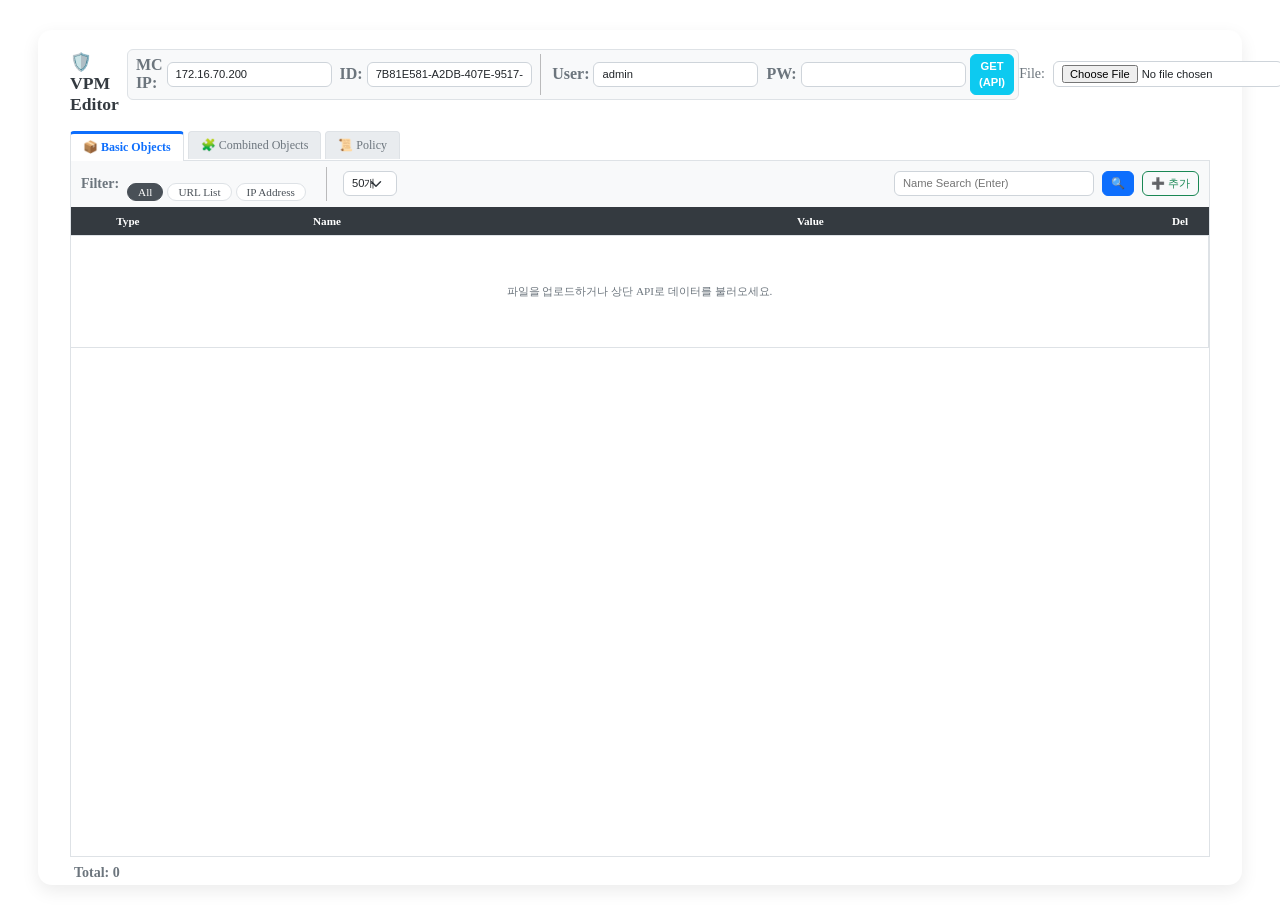
<file: test.html>
<!DOCTYPE html>
<html lang="ko">
<head>    
    <link rel="icon" href="data:image/svg+xml,%3Csvg xmlns='http://www.w3.org/2000/svg' viewBox='0 0 100 100'%3E%3Ctext y='.9em' font-size='90'%3E🌠%3C/text%3E%3C/svg%3E">
    <link rel="stylesheet" href="https://etech-symantec.github.io/style.css" />
    <link rel="preconnect" href="https://fonts.googleapis.com">
    <link rel="preconnect" href="https://fonts.gstatic.com" crossorigin>
    <link href="https://fonts.googleapis.com/css2?family=Do+Hyeon&display=swap" rel="stylesheet">
    <link href="https://etech-symantec.github.io/xml/bootstrap_self.css" rel="stylesheet">
    
    <title>ProxySG XML Editor</title>
    <meta charset="UTF-8">
    
    <style>
        .container {
            background:#fff; border-radius:14px; box-shadow:0 6px 18px rgba(0,0,0,0.08);
            margin:30px; padding:4px 32px; width: auto !important;
        }
        .section { background: white; margin: 20px 0; border-radius: 8px; box-shadow: 0 2px 6px rgba(0, 0, 0, 0.1); }
        .section-header { background: #1e3a5f; color: white; padding: 6px 12px; border-radius: 8px 8px 0 0; font-weight: bold; }
        main { display: flex; gap: 16px; padding: 0px 16px 16px; }
        h3 { font-size: 1.1rem; margin-bottom: 0; color: #343a40; }
        
        .custom-tabs { display: flex; flex-wrap: wrap; padding-left: 0; margin-bottom: 0; list-style: none; border-bottom: 1px solid #dee2e6; }
        .custom-tabs .nav-item { margin-bottom: -1px; }
        .custom-tabs .nav-link { 
            border: 1px solid #dee2e6; border-bottom: none; border-top-left-radius: 4px; border-top-right-radius: 4px; 
            background-color: #e9ecef; color: #6c757d; padding: 6px 12px; font-size: 0.75rem; margin-right: 4px; cursor: pointer; transition: all 0.2s;
            display: block; text-decoration: none;
        }
        .custom-tabs .nav-link:hover { background-color: #dee2e6; color: #495057; }
        .custom-tabs .nav-link.active { 
            color: #0d6efd; background-color: #fff; border-color: #dee2e6 #dee2e6 #fff; border-top: 3px solid #0d6efd; font-weight: bold; z-index: 2; 
        }

        .filter-tabs .nav-link { border-radius: 20px; padding: 2px 10px; font-size: 0.7rem; color: #495057; background-color: white; border: 1px solid #dee2e6; margin-right: 4px; cursor: pointer; display: block; text-decoration: none;}
        .filter-tabs .nav-link.active { background-color: #495057; color: white; border-color: #495057; }

        .content-container { height: 650px; border: 1px solid #dee2e6; border-top: none; overflow: hidden; display: flex; flex-direction: column; background-color: #fff; }
        .table-wrapper { overflow: auto; flex: 1; }
        .table { font-size: 0.7rem; margin-bottom: 0; }
        .table th { background-color: #343a40; color: white; position: sticky; top: 0; z-index: 10; white-space: nowrap; padding: 4px 6px; }
        .table td { padding: 3px 6px; vertical-align: middle; border-right: 1px solid #dee2e6; height: 26px; }

        .disabled-row, .disabled-row > td { background-color: #f1f3f5 !important; color: #adb5bd !important; font-style: italic; }
        .table-hover tbody tr.disabled-row:hover > * { background-color: #e9ecef !important; }

        .combined-layout { display: flex; height: 100%; }
        .combined-list-area { width: 30%; border-right: 1px solid #dee2e6; display: flex; flex-direction: column; background-color: #f8f9fa; }
        .combined-list-scroll { flex: 1; overflow-y: auto; }
        .combined-detail { width: 70%; padding: 10px; overflow-y: auto; background-color: #fff; }
        
        .list-group-item { cursor: pointer; font-size: 0.75rem; padding: 6px 10px; border-radius: 0 !important; }
        .list-group-item.active { background-color: #e8f0fe !important; color: #0d6efd !important; border-color: #dee2e6 !important; font-weight: bold; border-left: 3px solid #0d6efd !important; }
        .member-card { border: 1px solid #dee2e6; border-radius: 4px; padding: 4px 8px; margin-bottom: 4px; display: flex; justify-content: space-between; align-items: center; background-color: white; font-size: 0.75rem; }
        .toolbar { background-color: #f8f9fa; border-left: 1px solid #dee2e6; border-right: 1px solid #dee2e6; padding: 6px 10px; }
        .badge-type { font-size: 0.7em; min-width: 45px; display: inline-block; text-align: center; padding: 2px 4px; }
        .cpl-editor { width: 100%; height: 100%; background-color: #2b2b2b; color: #f8f8f2; border: none; resize: none; outline: none; padding: 10px; font-family: monospace; font-size: 0.8rem; }
        .inline-input { width: 100%; border: 2px solid #0d6efd; font-size: 0.7rem; padding: 0 4px; }
        .form-control, .form-select, .btn { font-size: 0.7rem; padding: 3px 8px; }
        .pagination { margin-bottom: 0; }
        
        .context-menu { display: none; position: absolute; z-index: 2000; background-color: white; border: 1px solid #ccc; box-shadow: 2px 2px 5px rgba(0,0,0,0.2); border-radius: 3px; min-width: 140px; font-size: 0.75rem; }
        .context-menu-item { padding: 6px 12px; cursor: pointer; border-bottom: 1px solid #eee; }
        .context-menu-item:hover { background-color: #f1f3f5; color: #0d6efd; }
    </style>
</head>
<body>

<script>
    window.pageTitle = "XML 편집기";
    window.pageVersion = "ver.2026.3.5.01";
</script>
<script src="https://etech-symantec.github.io/header.js"></script>

<div class="container">
    <div class="d-flex justify-content-between align-items-center mb-2">
        <div class="d-flex align-items-center gap-2">
            <h3>🛡️ VPM Editor</h3>
            <div class="d-flex align-items-center gap-1 bg-light p-1 rounded border">
                <label class="fw-bold text-muted ps-1">MC IP:</label>
                <input type="text" id="mcIp" class="form-control w-auto" value="172.16.70.200" style="width: 100px;">
                <label class="fw-bold text-muted ps-1">ID:</label>
                <input type="text" id="policyId" class="form-control w-auto" value="7B81E581-A2DB-407E-9517-60E89853338F" style="width: 200px;">
                
                <div class="vr mx-1"></div>
                
                <label class="fw-bold text-muted ps-1">User:</label>
                <input type="text" id="mcUser" class="form-control w-auto" value="admin" style="width: 70px;">
                <label class="fw-bold text-muted ps-1">PW:</label>
                <input type="password" id="mcPass" class="form-control w-auto" placeholder="" style="width: 70px;">
                
                <button class="btn btn-info text-white fw-bold" onclick="fetchPolicyFromMC()">GET (API)</button>
            </div>
        </div>
        
        <div class="d-flex align-items-center gap-2">
            <span class="text-muted small">File:</span>
            <input type="file" id="fileInput" class="form-control d-inline-block w-auto" accept=".xml,.txt">
            <button class="btn btn-success" onclick="downloadXML()">💾 Save</button>
        </div>
    </div>

    <ul class="custom-tabs" role="tablist">
        <li class="nav-item"><a class="nav-link active" data-bs-toggle="tab" data-bs-target="#basicObjects">📦 Basic Objects</a></li>
        <li class="nav-item"><a class="nav-link" data-bs-toggle="tab" data-bs-target="#combinedObjects">🧩 Combined Objects</a></li>
        <li class="nav-item"><a class="nav-link" data-bs-toggle="tab" data-bs-target="#policy">📜 Policy</a></li>
    </ul>

    <div class="tab-content">
        <div class="tab-pane fade show active" id="basicObjects">
            <div class="toolbar d-flex flex-wrap gap-3 align-items-center">
                <div class="d-flex align-items-center gap-2">
                    <span class="fw-bold text-muted small">Filter:</span>
                    <ul class="nav filter-tabs" id="objTypeTabs">
                        <li class="nav-item"><a class="nav-link active" onclick="setBasicObjFilter('All')">All</a></li>
                        <li class="nav-item"><a class="nav-link" onclick="setBasicObjFilter('URL List')">URL List</a></li>
                        <li class="nav-item"><a class="nav-link" onclick="setBasicObjFilter('IP')">IP Address</a></li>
                    </ul>
                </div>

                <div class="vr"></div>

                <select id="rowsPerPage" class="form-select w-auto" onchange="changeItemsPerPage()">
                    <option value="50" selected>50개</option>
                    <option value="100">100개</option>
                    <option value="200">200개</option>
                    <option value="500">500개</option>
                    <option value="1000">1000개</option>
                </select>

                <div class="d-flex gap-2 ms-auto">
                    <input type="text" id="objSearch" class="form-control w-auto" style="min-width: 200px;" placeholder="Name Search (Enter)" onkeypress="if(event.key==='Enter') applyBasicFilter()">
                    <button class="btn btn-primary" onclick="applyBasicFilter()">🔍</button>
                    <button class="btn btn-outline-success" onclick="openAddModal()">➕ 추가</button>
                </div>
            </div>
            
            <div class="content-container">
                <div class="table-wrapper">
                    <table class="table table-bordered table-hover align-middle mb-0">
                        <thead class="table-light sticky-top"><tr><th width="10%">Type</th><th width="25%">Name</th><th width="60%">Value</th><th width="5%">Del</th></tr></thead>
                        <tbody id="basicObjTableBody"><tr><td colspan="4" class="text-center py-5 text-muted">파일을 업로드하거나 상단 API로 데이터를 불러오세요.</td></tr></tbody>
                    </table>
                </div>
            </div>
            <div class="d-flex justify-content-between align-items-center mt-2 px-1">
                <span id="basicTotalCount" class="text-muted fw-bold small">Total: 0</span>
                <nav><ul class="pagination pagination-sm" id="paginationControls"></ul></nav>
            </div>
        </div>

        <div class="tab-pane fade" id="combinedObjects">
            <div class="toolbar d-flex justify-content-between align-items-center">
                <div class="d-flex gap-2">
                    <input type="text" id="combSearch" class="form-control d-inline-block w-auto" placeholder="그룹 이름 검색" onkeypress="if(event.key==='Enter') applyCombinedFilter()">
                    <button class="btn btn-primary" onclick="applyCombinedFilter()">🔍 검색</button>
                </div>
                <button class="btn btn-outline-primary" onclick="addCombinedGroup()">➕ 새 그룹</button>
            </div>
            <div class="content-container">
                <div class="combined-layout">
                    <div class="combined-list-area">
                        <div class="combined-list-scroll"><div class="list-group list-group-flush" id="combinedListGroup"><div class="p-3 text-center text-muted">목록 없음</div></div></div>
                        <div class="p-2 border-top bg-white"><nav class="d-flex justify-content-center"><ul class="pagination pagination-sm mb-0" id="combListPagination"></ul></nav></div>
                    </div>
                    <div class="combined-detail">
                        <div id="combinedDetailView" style="display:none;">
                            <div class="d-flex justify-content-between align-items-start mb-2 border-bottom pb-2">
                                <div><h4 id="selectedCombName" class="mb-0 text-primary fs-6">Name</h4><small class="text-muted">Combined Object</small></div>
                                <button class="btn btn-danger btn-sm" onclick="deleteCurrentGroup()">🗑 삭제</button>
                            </div>
                            <h6 class="fw-bold mb-2 text-dark">📂 포함된 객체 (Members)</h6>
                            <div id="memberListArea" class="mb-3"></div>
                            <div class="card bg-light border-0"><div class="card-body p-2 text-center"><button class="btn btn-primary w-100" onclick="openMemberSelectModal()">➕ 멤버 추가</button></div></div>
                        </div>
                        <div id="combinedEmptyState" class="text-center text-muted mt-5"><h5>👈 왼쪽에서 그룹을 선택하세요</h5></div>
                    </div>
                </div>
            </div>
        </div>

        <div class="tab-pane fade" id="policy">
            <div class="d-flex align-items-end border-bottom">
                <ul class="custom-tabs flex-grow-1 border-bottom-0" id="layerTabs">
                    <li class="nav-item"><span class="text-muted p-2 small d-block">파일 로드 필요</span></li>
                </ul>
                <button class="btn btn-sm btn-secondary mb-1 me-1" onclick="addNewLayer()" title="새 레이어">➕ Layer</button>
            </div>
            <div class="toolbar d-flex justify-content-between align-items-center">
                <div>
                    <span class="badge bg-secondary me-2" id="layerTypeBadge">Type</span>
                    <span class="fw-bold text-primary" id="layerInfo">Info</span>
                </div>
                <div>
                    <span class="text-muted small me-3">💡 우클릭 메뉴: 룰 추가 / 삭제 / 비활성</span>
                    <button class="btn btn-sm btn-outline-danger" onclick="deleteCurrentLayer()">🗑 Layer 삭제</button>
                </div>
            </div>
            <div class="content-container" id="policyContainer"></div>
        </div>
    </div>
</div>

<div id="policyContextMenu" class="context-menu">
    <div class="context-menu-item" onclick="insertRuleAt(-1)">🔼 위쪽에 룰 추가</div>
    <div class="context-menu-item" onclick="insertRuleAt(1)">🔽 아래쪽에 룰 추가</div>
    <div class="context-menu-item" onclick="toggleDisableRule()">🚫 활성/비활성 토글</div>
    <div class="context-menu-item text-danger" onclick="deleteTargetRule()">🗑 이 룰 삭제</div>
</div>

<div class="modal fade" id="addBasicModal" tabindex="-1"><div class="modal-dialog"><div class="modal-content"><div class="modal-header py-2"><h5 class="modal-title fs-6">객체 추가</h5><button class="btn-close" data-bs-dismiss="modal"></button></div><div class="modal-body"><select id="newObjType" class="form-select mb-2"><option value="URL List">URL List</option><option value="IP">IP Address</option></select><input type="text" id="newObjName" class="form-control mb-2" placeholder="이름"><textarea id="newObjValue" class="form-control" rows="4" placeholder="값"></textarea></div><div class="modal-footer py-1"><button class="btn btn-primary w-100" onclick="addBasicObject()">추가</button></div></div></div></div>
<div class="modal fade" id="memberSelectModal" tabindex="-1"><div class="modal-dialog modal-lg"><div class="modal-content"><div class="modal-header py-2"><h5 class="modal-title fs-6">멤버 추가</h5><button class="btn-close" data-bs-dismiss="modal"></button></div><div class="modal-body"><div class="d-flex gap-2 mb-2"><input type="text" id="memberSearchInput" class="form-control" placeholder="검색 (Enter)" onkeypress="if(event.key==='Enter') searchMemberCandidates()"><button class="btn btn-secondary" onclick="searchMemberCandidates()">검색</button></div><div style="height:350px;overflow-y:auto;border:1px solid #dee2e6"><table class="table table-hover table-sm"><tbody id="memberCandidateBody"><tr><td class="text-center py-3">검색어를 입력하세요.</td></tr></tbody></table></div></div></div></div></div>

<script>
    // ==========================================================
    // ⚙️ 자체 구현 Bootstrap JavaScript 로직 (모달 & 탭)
    // ==========================================================
    const bootstrap = {
        Modal: function(element) {
            this.element = element;
            this.show = function() {
                element.style.display = 'block';
                setTimeout(() => element.classList.add('show'), 10);
                let backdrop = document.querySelector('.modal-backdrop');
                if(!backdrop) {
                    backdrop = document.createElement('div');
                    backdrop.className = 'modal-backdrop fade show';
                    document.body.appendChild(backdrop);
                }
            };
            this.hide = function() {
                element.classList.remove('show');
                setTimeout(() => element.style.display = 'none', 300);
                let backdrop = document.querySelector('.modal-backdrop');
                if(backdrop) {
                    backdrop.classList.remove('show');
                    setTimeout(() => backdrop.remove(), 300);
                }
            };
            element._bsModal = this;
        }
    };
    bootstrap.Modal.getInstance = function(element) {
        return element._bsModal || new bootstrap.Modal(element);
    };

    document.addEventListener("DOMContentLoaded", () => {
        // 모달 닫기 버튼 이벤트 연결
        document.querySelectorAll('[data-bs-dismiss="modal"]').forEach(btn => {
            btn.addEventListener('click', function() {
                const modalEl = this.closest('.modal');
                if(modalEl) bootstrap.Modal.getInstance(modalEl).hide();
            });
        });

        // 탭 전환 이벤트 연결
        document.querySelectorAll('[data-bs-toggle="tab"]').forEach(tab => {
            tab.addEventListener('click', function(e) {
                e.preventDefault();
                const tabGroup = this.closest('ul');
                tabGroup.querySelectorAll('.nav-link').forEach(t => t.classList.remove('active'));
                this.classList.add('active');

                const targetId = this.getAttribute('data-bs-target');
                document.querySelectorAll('.tab-pane').forEach(pane => {
                    pane.classList.remove('show', 'active');
                });
                const targetPane = document.querySelector(targetId);
                if(targetPane) {
                    targetPane.classList.add('show', 'active');
                }
            });
        });
    });

    // ==========================================================
    // 기존 시스템 로직
    // ==========================================================
    let xmlDoc = null;
    let basicObjects = [], combinedObjects = [], allObjNames = [];
    let currentBasicPage = 1, currentCombListPage = 1, itemsPerPage = 50;
    let selectedCombIndex = -1, filteredCombinedObjects = [];
    let currentLayerIndex = 0;
    let currentBasicObjFilter = "All";
    let contextMenuTargetRowIndex = -1; 
    let contextMenuTargetRowElement = null;

    function changeItemsPerPage() {
        const val = document.getElementById("rowsPerPage").value;
        itemsPerPage = parseInt(val, 10);
        currentBasicPage = 1; currentCombListPage = 1;
        renderBasicTable();
        if(filteredCombinedObjects.length > 0) renderCombinedList(); 
    }

    document.getElementById('fileInput').addEventListener('change', function(e) {
        const file = e.target.files[0]; if (!file) return;
        const reader = new FileReader();
        reader.onload = function(e) { loadXMLFromString(e.target.result); };
        reader.readAsText(file);
    });

    // MC API 호출 (Auth 포함)
    async function fetchPolicyFromMC() {
        const ip = document.getElementById('mcIp').value;
        const id = document.getElementById('policyId').value;
        const user = document.getElementById('mcUser').value;
        const pass = document.getElementById('mcPass').value;
        
        if(!pass) { alert("비밀번호를 입력하세요."); return; }

        const url = `https://${ip}:8082/api/policies/${id}/content`;
        const authHeader = "Basic " + btoa(user + ":" + pass);

        try {
            alert(`요청 중...\nURL: ${url}\n(인증서 확인 필수: https://${ip}:8082 새 탭에서 접속)`);
            const response = await fetch(url, {
                method: 'GET',
                headers: {
                    'Authorization': authHeader,
                    'Accept': 'application/json'
                }
            });

            if (response.status === 401) throw new Error("로그인 실패 (401 Unauthorized).\n아이디와 비밀번호를 확인하세요.");
            if (!response.ok) throw new Error(`HTTP Error: ${response.status}`);
            
            const json = await response.json();
            if (json.content && json.content.xml) {
                loadXMLFromString(json.content.xml);
                alert("API 로드 성공!");
            } else {
                alert("응답에 'content.xml' 필드가 없습니다.");
            }
        } catch (error) {
            console.error(error);
            alert("API 호출 실패:\n" + error.message + "\n\n[해결책]\n1. 브라우저에서 https://" + ip + ":8082 로 접속하여 인증서를 수락(무시하고 이동)하세요.\n2. CORS 오류일 경우 브라우저 보안 설정을 확인하세요.");
        }
    }

    function loadXMLFromString(xmlString) {
        const parser = new DOMParser();
        xmlDoc = parser.parseFromString(xmlString, "text/xml");
        if(xmlDoc.getElementsByTagName("parsererror").length > 0) {
            alert("XML 파싱 오류: 올바른 XML 형식이 아닙니다.");
            return;
        }
        parseAllObjects();
        initLayerTabs();
        renderBasicTable();
    }

    // --- 객체 관리 ---
    function parseAllObjects() {
        basicObjects = []; combinedObjects = []; allObjNames = [];
        const conds = xmlDoc.getElementsByTagName("conditionObjects")[0]; if (!conds) return;
        for (let n of conds.getElementsByTagName("node")) { basicObjects.push({type:'URL List', name:n.getAttribute('n'), value:n.getAttribute('u-l'), element:n, attr:'u-l'}); allObjNames.push({name:n.getAttribute('n'), type:'URL List'}); }
        for (let ip of conds.getElementsByTagName("ipobject")) { basicObjects.push({type:'IP', name:ip.getAttribute('name'), value:ip.getAttribute('value'), element:ip, attr:'value'}); allObjNames.push({name:ip.getAttribute('name'), type:'IP'}); }
        const combs = conds.getElementsByTagName("comb-obj");
        for (let i=0; i<combs.length; i++) {
            let m=[]; for(let c of combs[i].children) if(c.getAttribute('n')) m.push(c.getAttribute('n'));
            combinedObjects.push({originalIndex:i, name:combs[i].getAttribute('name'), members:m, element:combs[i]}); allObjNames.push({name:combs[i].getAttribute('name'), type:'Combined'});
        }
        renderBasicTable(); applyCombinedFilter();
    }

    function setBasicObjFilter(type) {
        currentBasicObjFilter = type;
        document.querySelectorAll('#objTypeTabs .nav-link').forEach(el => {
            if(el.innerText === type || (type==='All' && el.innerText==='All')) el.classList.add('active');
            else el.classList.remove('active');
        });
        currentBasicPage = 1; renderBasicTable();
    }
    function applyBasicFilter(){ currentBasicPage=1; renderBasicTable(); }
    function renderBasicTable(){ 
        const s=document.getElementById('objSearch').value.toLowerCase().trim();
        const tb=document.getElementById("basicObjTableBody");
        let f=basicObjects.filter(o=>(currentBasicObjFilter==="All"||o.type===currentBasicObjFilter)&&o.name.toLowerCase().includes(s));
        tb.innerHTML=""; document.getElementById("basicTotalCount").innerText=`Total: ${f.length}`;
        if(f.length===0){tb.innerHTML=`<tr><td colspan="4" class="text-center py-5">없음</td></tr>`; return;}
        f.slice((currentBasicPage-1)*itemsPerPage, currentBasicPage*itemsPerPage).forEach(o=>{
            let b=o.type==='URL List'?'bg-primary':(o.type==='IP'?'bg-success':'bg-warning text-dark');
            tb.innerHTML+=`<tr><td class="text-center"><span class="badge ${b} badge-type">${o.type}</span></td><td class="fw-bold text-truncate" style="max-width:200px">${o.name}</td><td><textarea class="form-control" rows="1" onchange="updateBasicVal(this,'${o.name}')">${o.value}</textarea></td><td class="text-center"><button class="btn btn-outline-danger btn-sm">🗑</button></td></tr>`;
        });
        renderPagination("paginationControls", f.length, currentBasicPage, p=>{currentBasicPage=p;renderBasicTable();});
    }

    function updateBasicVal(el,n){const o=basicObjects.find(x=>x.name===n); if(o){o.value=el.value; o.element.setAttribute(o.attr, el.value);}}
    function applyCombinedFilter(){ const s=document.getElementById('combSearch').value.toLowerCase().trim(); filteredCombinedObjects=combinedObjects.filter(o=>o.name.toLowerCase().includes(s)); currentCombListPage=1; renderCombinedList(); }
    function renderCombinedList(){
        const l=document.getElementById("combinedListGroup"); l.innerHTML=""; 
        if(filteredCombinedObjects.length===0){l.innerHTML=`<div class="p-3 text-center">없음</div>`; document.getElementById("combListPagination").innerHTML=""; return;}
        const start=(currentCombListPage-1)*itemsPerPage;
        filteredCombinedObjects.slice(start, start+itemsPerPage).forEach((o,i)=>{
            const gIdx=start+i;
            l.innerHTML+=`<div class="list-group-item list-group-item-action ${gIdx===selectedCombIndex?'active':''}" onclick="selectCombined(${gIdx})"><div class="d-flex justify-content-between"><span>${o.name}</span><span class="badge bg-secondary rounded-pill">${o.members.length}</span></div></div>`;
        });
        renderPagination("combListPagination", filteredCombinedObjects.length, currentCombListPage, p=>{currentCombListPage=p;renderCombinedList();});
    }
    function selectCombined(idx){
        selectedCombIndex=idx; renderCombinedList();
        const o=filteredCombinedObjects[idx]; document.getElementById("combinedEmptyState").style.display="none"; document.getElementById("combinedDetailView").style.display="block"; document.getElementById("selectedCombName").innerText=o.name;
        const a=document.getElementById("memberListArea"); a.innerHTML="";
        if(o.members.length===0) a.innerHTML=`<div class="text-muted text-center p-3 border bg-light">멤버 없음</div>`;
        else o.members.forEach(m=>{
            const f=allObjNames.find(x=>x.name===m), t=f?f.type:"Unknown", b=t==='URL List'?'bg-primary':(t==='IP'?'bg-success':'bg-warning text-dark');
            a.innerHTML+=`<div class="member-card"><div class="d-flex align-items-center"><span class="badge ${b} me-2" style="width:50px;">${t}</span><span class="fw-bold">${m}</span></div><button class="btn btn-sm btn-outline-danger" onclick="removeMember('${m}')">✕</button></div>`;
        });
    }
    function removeMember(m){ const o=filteredCombinedObjects[selectedCombIndex]; o.members=o.members.filter(x=>x!==m); for(let c of o.element.children){if(c.getAttribute('n')===m){o.element.removeChild(c);break;}} selectCombined(selectedCombIndex); }
    function openAddModal(){new bootstrap.Modal(document.getElementById('addBasicModal')).show();}
    function addBasicObject(){ const t=document.getElementById("newObjType").value,n=document.getElementById("newObjName").value,v=document.getElementById("newObjValue").value; if(!n)return; const c=xmlDoc.getElementsByTagName("conditionObjects")[0]; let e; if(t==="URL List"){e=xmlDoc.createElement("node");e.setAttribute("n",n);e.setAttribute("u-l",v);e.setAttribute("type","100");}else{e=xmlDoc.createElement("ipobject");e.setAttribute("name",n);e.setAttribute("value",v);} c.appendChild(e); bootstrap.Modal.getInstance(document.getElementById('addBasicModal')).hide(); parseAllObjects(); }
    function addCombinedGroup(){ const n=prompt("새 그룹 이름:"); if(!n)return; const c=xmlDoc.getElementsByTagName("conditionObjects")[0], e=xmlDoc.createElement("comb-obj"); e.setAttribute("name",n); c.appendChild(e); parseAllObjects(); }
    function deleteCurrentGroup(){ if(confirm("삭제?")){ const o=filteredCombinedObjects[selectedCombIndex]; o.element.parentNode.removeChild(o.element); parseAllObjects(); document.getElementById("combinedDetailView").style.display="none"; } }
    function openMemberSelectModal(){ new bootstrap.Modal(document.getElementById('memberSelectModal')).show(); document.getElementById("memberSearchInput").value=""; document.getElementById("memberCandidateBody").innerHTML=""; }
    function searchMemberCandidates(){
        const q=document.getElementById("memberSearchInput").value.toLowerCase(), cg=filteredCombinedObjects[selectedCombIndex], tb=document.getElementById("memberCandidateBody"); tb.innerHTML="";
        let c=0; for(let i of allObjNames){ if(c>50)break; if(i.name!==cg.name && !cg.members.includes(i.name) && i.name.toLowerCase().includes(q)){ c++; tb.innerHTML+=`<tr><td>${i.type}</td><td>${i.name}</td><td><button class="btn btn-sm btn-primary" onclick="addMemberFromModal('${i.name}')">선택</button></td></tr>`; } }
        if(c===0)tb.innerHTML=`<tr><td colspan="3" class="text-center">없음</td></tr>`;
    }
    function addMemberFromModal(n){ const o=filteredCombinedObjects[selectedCombIndex]; o.members.push(n); const c=xmlDoc.createElement("child"); c.setAttribute("n",n); o.element.appendChild(c); bootstrap.Modal.getInstance(document.getElementById('memberSelectModal')).hide(); selectCombined(selectedCombIndex); }
    function renderPagination(id, total, curr, cb) {
        const nav = document.getElementById(id); nav.innerHTML = ""; const pages = Math.ceil(total / itemsPerPage); if (pages <= 1) return;
        const li = (text, page, active, disabled) => `<li class="page-item ${active?'active':''} ${disabled?'disabled':''}"><button class="page-link" onclick="(${cb})(${page})">${text}</button></li>`;
        nav.innerHTML += li("Prev", curr-1, false, curr===1);
        let start = Math.max(1, curr - 2); let end = Math.min(pages, curr + 2);
        if(start > 1) { nav.innerHTML += li("1", 1, false, false); if(start > 2) nav.innerHTML += `<li class="page-item disabled"><span class="page-link">...</span></li>`; }
        for (let i = start; i <= end; i++) nav.innerHTML += li(i, i, i === curr, false);
        if(end < pages) { if(end < pages - 1) nav.innerHTML += `<li class="page-item disabled"><span class="page-link">...</span></li>`; nav.innerHTML += li(pages, pages, false, false); }
        nav.innerHTML += li("Next", curr+1, false, curr===pages);
    }

    // --- Policy ---
    function initLayerTabs() {
        const layers = xmlDoc.getElementsByTagName("layer");
        const tabContainer = document.getElementById("layerTabs"); tabContainer.innerHTML = "";
        for(let i=0; i<layers.length; i++) {
            const name = layers[i].getElementsByTagName("name")[0]?.textContent.trim() || `Layer ${i+1}`;
            const li = document.createElement("li"); li.className = "nav-item";
            const a = document.createElement("a"); a.className = `nav-link ${i === currentLayerIndex ? 'active' : ''}`;
            a.innerText = name; a.onclick = () => { currentLayerIndex = i; initLayerTabs(); renderPolicyLayer(); };
            li.appendChild(a); tabContainer.appendChild(li);
        }
        if(layers.length > 0) renderPolicyLayer();
    }
    function renderPolicyLayer() {
        const curLayer = xmlDoc.getElementsByTagName("layer")[currentLayerIndex];
        const container = document.getElementById("policyContainer"); const info = document.getElementById("layerInfo"); const badge = document.getElementById("layerTypeBadge");
        container.innerHTML = ""; if(!curLayer) return;
        const layerName = curLayer.getElementsByTagName("name")[0]?.textContent.trim(); const rawCplNode = curLayer.getElementsByTagName("raw-cpl")[0];
        if (rawCplNode) {
            info.innerText = layerName; badge.innerText = "CPL"; badge.className = "badge bg-warning text-dark me-2";
            const txt = rawCplNode.textContent.replace("<![CDATA[","").replace("]]>","");
            const ta = document.createElement("textarea"); ta.className = "cpl-editor"; ta.value = txt;
            ta.onchange = function() { rawCplNode.textContent = `<![CDATA[${this.value}]]>`; };
            container.appendChild(ta);
        } else {
            const rows = curLayer.getElementsByTagName("rowItem"); info.innerText = `${layerName} (${rows.length} Rules)`; badge.innerText = "Policy"; badge.className = "badge bg-info text-dark me-2";
            const tableWrapper = document.createElement("div"); tableWrapper.className = "table-wrapper";
            const table = document.createElement("table"); table.className = "table table-bordered table-hover text-nowrap";
            table.innerHTML = `<thead class="table-dark sticky-top"></thead><tbody></tbody>`;
            tableWrapper.appendChild(table); container.appendChild(tableWrapper); renderStandardTable(rows, table);
        }
    }
    function renderStandardTable(rows, table) {
        const tbody = table.querySelector("tbody"); const thead = table.querySelector("thead");
        const knownCols = {'no':'No.', 'so':'Source', 'de':'Destination', 'se':'Service', 'ac':'Action', 'tr':'Track', 'ep':'Target', 'ti':'Time', 'co':'Comment'};
        let columnIds = new Set(['no']); for(let i=0; i<Math.min(rows.length, 50); i++) { for(let c of rows[i].getElementsByTagName("colItem")) columnIds.add(c.getAttribute("id")); }
        const standardOrder = ['no', 'so', 'de', 'se', 'ac', 'tr', 'ti', 'ep', 'co']; let finalColOrder = [];
        standardOrder.forEach(id => { if(columnIds.has(id)) { finalColOrder.push(id); columnIds.delete(id); } }); columnIds.forEach(id => finalColOrder.push(id));
        let trH = document.createElement("tr"); finalColOrder.forEach(id => { let th = document.createElement("th"); th.innerText = knownCols[id] || id.toUpperCase(); if(id==='no') th.style.width="40px"; trH.appendChild(th); }); thead.appendChild(trH);
        const limit = Math.min(rows.length, 500); const frag = document.createDocumentFragment();
        for(let i=0; i<limit; i++) {
            let row = rows[i]; let tr = document.createElement("tr");
            if(row.getAttribute("enabled") === "false") tr.classList.add("disabled-row");
            tr.addEventListener('contextmenu', function(e) { handleContextMenu(e, i, row); });
            let colData = {}; for(let c of row.getElementsByTagName("colItem")) colData[c.getAttribute("id")] = { name: c.getAttribute("name"), element: c };
            finalColOrder.forEach(id => {
                let td = document.createElement("td"); let cell = colData[id]; let val = cell ? (cell.name || "") : "";
                if(id === 'no') { td.innerText = (i+1); td.classList.add("text-center", "fw-bold", "bg-light"); } 
                else {
                    td.innerText = val || "-"; td.classList.add("editable-cell"); if(!val) td.classList.add("text-muted");
                    td.onclick = function() {
                        if(this.querySelector("input")) return; const input = document.createElement("input"); input.type="text"; input.value=(this.innerText==="-")?"":this.innerText; input.className="inline-input";
                        const save = () => { const v = input.value.trim(); if(cell && cell.element) cell.element.setAttribute("name", v); else if(v!=="") { const nc = xmlDoc.createElement("colItem"); nc.setAttribute("id", id); nc.setAttribute("name", v); row.appendChild(nc); cell = {name: v, element: nc}; colData[id] = cell; } this.innerText = v || "-"; if(!v) this.classList.add("text-muted"); else this.classList.remove("text-muted"); };
                        input.onblur = save; input.onkeydown = (k) => { if(k.key==='Enter') { save(); input.blur(); } else if(k.key==='Escape') this.innerText = val||"-"; };
                        this.innerHTML = ""; this.appendChild(input); input.focus();
                    };
                }
                tr.appendChild(td);
            });
            frag.appendChild(tr);
        }
        tbody.appendChild(frag);
    }
    const contextMenu = document.getElementById("policyContextMenu");
    document.addEventListener('click', () => contextMenu.style.display = 'none');
    function handleContextMenu(e, rowIndex, rowElement) { e.preventDefault(); contextMenuTargetRowIndex = rowIndex; contextMenuTargetRowElement = rowElement; contextMenu.style.display = 'block'; contextMenu.style.left = `${e.pageX}px`; contextMenu.style.top = `${e.pageY}px`; }
    function toggleDisableRule() { if (!contextMenuTargetRowElement) return; const current = contextMenuTargetRowElement.getAttribute("enabled"); contextMenuTargetRowElement.setAttribute("enabled", current === "false" ? "true" : "false"); renderPolicyLayer(); }
    function insertRuleAt(offset) { const curLayer = xmlDoc.getElementsByTagName("layer")[currentLayerIndex]; const newRow = xmlDoc.createElement("rowItem"); newRow.setAttribute("enabled", "true"); ['so', 'de', 'se', 'ac'].forEach(id => { const col = xmlDoc.createElement("colItem"); col.setAttribute("id", id); col.setAttribute("name", id==='ac'?'Allow':'Any'); newRow.appendChild(col); }); if (contextMenuTargetRowIndex === -1) { curLayer.appendChild(newRow); } else { const rows = curLayer.getElementsByTagName("rowItem"); const targetRow = rows[contextMenuTargetRowIndex]; if (offset === -1) curLayer.insertBefore(newRow, targetRow); else { if (targetRow.nextSibling) curLayer.insertBefore(newRow, targetRow.nextSibling); else curLayer.appendChild(newRow); } } renderPolicyLayer(); }
    function deleteTargetRule() { if (!contextMenuTargetRowElement || !contextMenuTargetRowElement.parentNode || !confirm("삭제?")) return; contextMenuTargetRowElement.parentNode.removeChild(contextMenuTargetRowElement); renderPolicyLayer(); }
    function addNewLayer() { const n = prompt("새 레이어 이름:"); if (!n) return; const nl = xmlDoc.createElement("layer"); nl.setAttribute("disabled", "false"); const nt = xmlDoc.createElement("name"); nt.textContent = n; nl.appendChild(nt); xmlDoc.getElementsByTagName("vpmapp")[0].appendChild(nl); const ls = xmlDoc.getElementsByTagName("layer"); currentLayerIndex = ls.length - 1; initLayerTabs(); }
    function deleteCurrentLayer() { if(!confirm("삭제?")) return; const l = xmlDoc.getElementsByTagName("layer")[currentLayerIndex]; l.parentNode.removeChild(l); currentLayerIndex = Math.max(0, currentLayerIndex - 1); initLayerTabs(); }
    function downloadXML() { if (!xmlDoc) return alert("데이터 없음"); const s = new XMLSerializer(); const b = new Blob([s.serializeToString(xmlDoc)], {type: "text/xml"}); const l = document.createElement("a"); l.href = URL.createObjectURL(b); l.download = "vpm_mc_final.xml"; l.click(); }
</script>
</body>
</html>
</file>
